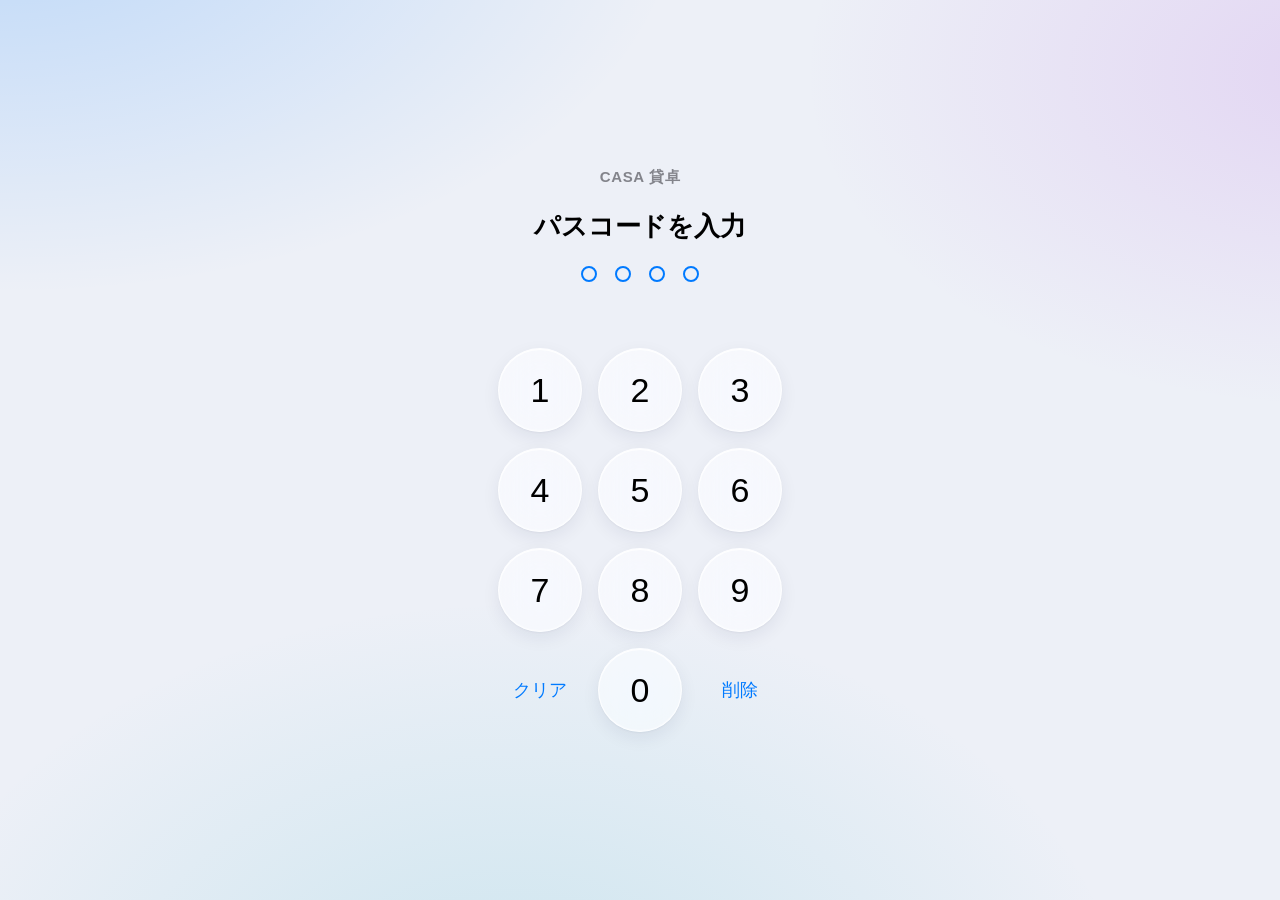
<file: index.html>
<!doctype html>
<html lang="ja">
<head>
<meta charset="utf-8">
<meta name="viewport" content="width=device-width,initial-scale=1,viewport-fit=cover,maximum-scale=1">
<meta name="apple-mobile-web-app-capable" content="yes">
<meta name="mobile-web-app-capable" content="yes">
<meta name="apple-mobile-web-app-status-bar-style" content="default">
<meta name="apple-mobile-web-app-title" content="casa 貸卓">
<meta name="theme-color" content="#f2f2f7" media="(prefers-color-scheme: light)">
<meta name="theme-color" content="#000000" media="(prefers-color-scheme: dark)">
<meta name="format-detection" content="telephone=no">
<title>casa 貸卓 — 入力</title>
<link rel="manifest" href="manifest.webmanifest">
<link rel="icon" href="icon-180.png" type="image/png">
<link rel="apple-touch-icon" href="icon-180.png">
<link rel="stylesheet" href="css/style.css?v=20261120212621">
<script>
  // 最新版チェック: 開いたとき・アプリに戻ったときに ver.txt を見て、新しければ自動で読み込み直す
  window.KT_VER = '20261120212621';
  (function () {
    function check() {
      fetch('ver.txt?_=' + Date.now(), { cache: 'no-store' }).then(function (r) { return r.ok ? r.text() : ''; }).then(function (v) {
        v = (v || '').trim();
        if (!v || v === window.KT_VER) return;
        var u = new URL(location.href);
        if (u.searchParams.get('kv') === v) return; // 同じ版で読み直し済みなら繰り返さない
        u.searchParams.set('kv', v);
        location.replace(u.toString());
      }).catch(function () {});
    }
    check();
    document.addEventListener('visibilitychange', function () { if (!document.hidden) check(); });
  })();
</script>
<script src="js/tapguard.js?v=20261120212621"></script>
<script src="js/lock.js?v=20261120212621"></script>
<style>
  body { user-select: none; -webkit-user-select: none; overscroll-behavior: none; overflow-wrap: anywhere; }
  .wrap { margin: 0 auto; padding: 12px max(16px, env(safe-area-inset-right)) calc(var(--sab) + 104px) max(16px, env(safe-area-inset-left)); }
  #tab-sum { max-width: 900px; margin: 0 auto; }

  /* ===== 上のバー(ガラス・上に固定) ===== */
  .topbar { position: sticky; top: 0; z-index: 15; display: grid; grid-template-columns: minmax(0, 1fr) auto; align-items: center; gap: 10px;
    padding: calc(var(--sat) + 8px) max(16px, env(safe-area-inset-right)) 10px max(16px, env(safe-area-inset-left));
    background: var(--glass); -webkit-backdrop-filter: var(--blur); backdrop-filter: var(--blur); border-bottom: .5px solid var(--glass-line); box-shadow: 0 1px 0 rgba(0, 0, 0, .03); }
  .topbar > div:first-child { min-width: 0; }
  h1 { margin: 0; font-size: 12px; font-weight: 700; letter-spacing: .08em; color: var(--text2); text-transform: uppercase; }
  .date { font-size: clamp(20px, 4.2vw, 30px); font-weight: 800; letter-spacing: -.02em; margin-top: 0; white-space: nowrap; }
  .status { font-size: 12px; color: var(--text2); text-align: right; }
  .hright { display: flex; align-items: center; gap: 8px; }
  .gbtn { border: .5px solid var(--glass-line); background: var(--glass); -webkit-backdrop-filter: var(--blur); backdrop-filter: var(--blur); box-shadow: var(--glass-hi), 0 2px 10px rgba(20, 30, 70, .08); color: var(--blue); }
  .gbtn:active { transform: scale(.96); }
  .syncbtn { display: flex; flex-direction: column; align-items: center; justify-content: center; border-radius: 22px; padding: 6px 14px; min-width: 92px; min-height: 44px; }
  .syncbtn b { font-size: 16px; font-weight: 700; }
  .syncbtn small { font-size: 11px; color: var(--text2); margin-top: 1px; font-weight: 600; }
  .syncbtn.dirty { background: var(--blue); color: #fff; border-color: transparent; }
  .syncbtn.dirty small { color: rgba(255, 255, 255, .88); }
  .syncbtn.spin { opacity: .55; }
  .syncbtn.err { background: var(--red); color: #fff; border-color: transparent; }
  .syncbtn.err small { color: rgba(255, 255, 255, .9); }
  .iconbtn { width: 44px; height: 44px; border-radius: 50%; display: grid; place-items: center; padding: 0; color: var(--text); }
  .iconbtn svg, .tabbar svg { width: 24px; height: 24px; fill: none; stroke: currentColor; stroke-width: 1.8; stroke-linecap: round; stroke-linejoin: round; }

  /* ===== ゲームの道具(バカラ: ディーラー・3枚目・罫線 / トナメ: 人数・プール・プライズ) ===== */
  .tools { display: grid; grid-template-columns: repeat(3, minmax(0, 1fr)); gap: 10px; margin-bottom: 12px; }
  .tools.tour { grid-template-columns: repeat(3, minmax(0, 1fr)) minmax(0, 1.1fr); }
  .tool { display: flex; flex-direction: column; align-items: center; justify-content: center; gap: 1px; min-width: 0; min-height: 60px; padding: 8px 6px; border-radius: 20px; color: var(--text); text-decoration: none; font: inherit; text-align: center; }
  .tool b { font-size: clamp(16px, 3.4vw, 22px); font-weight: 800; letter-spacing: -.01em; white-space: nowrap; color: var(--c, var(--text)); }
  .tool span { font-size: 12px; color: var(--text2); font-weight: 600; white-space: nowrap; }
  .tool b small { font-size: .62em; color: var(--text2); font-weight: 600; margin-left: 2px; }
  button.tool:active, a.tool:active { transform: scale(.97); }
  .tool.t-dealer { --c: var(--blue); } .tool.t-draw { --c: var(--indigo); } .tool.t-road { --c: var(--red); } .tool.t-stat { --c: var(--indigo); }
  .tool.t-prize { background: var(--indigo); color: #fff; border-color: transparent; box-shadow: inset 0 1px 0 rgba(255, 255, 255, .3), 0 6px 16px rgba(88, 86, 214, .3); }
  .tool.t-prize b, .tool.t-prize span { color: #fff; }

  /* ===== 集計: 収支 / 履歴 の切り替え ===== */
  .seg { display: grid; grid-template-columns: 1fr 1fr; gap: 4px; padding: 4px; border-radius: 24px; max-width: 440px; margin: 0 auto 14px; }
  .seg button { border: 0; background: transparent; border-radius: 20px; padding: 10px 6px; font-size: 16px; font-weight: 700; color: var(--text2); white-space: nowrap; transition: background .2s, color .2s; }
  .seg button.on { background: var(--glass-sel); color: var(--text); box-shadow: var(--glass-hi), 0 2px 8px rgba(20, 30, 70, .1); }

  /* 番号グリッド(1行5人) */
  .grid { display: grid; grid-template-columns: repeat(5, minmax(0, 1fr)); grid-auto-rows: 110px; gap: 10px; }
  .cell { position: relative; border: 0; background: var(--card); border-radius: 18px; padding: 6px 4px; text-align: center; display: flex; flex-direction: column; align-items: center; justify-content: center; gap: .3em; min-width: 0; overflow: hidden; box-shadow: var(--shadow); transition: transform .1s; font-size: clamp(14px, 2.6vw, 24px); }
  .cell:active { transform: scale(.96); }
  .cell .n { font-size: 2.3em; font-weight: 700; line-height: 1; letter-spacing: -.03em; color: var(--text); }
  .cell .nm { font-size: 1em; color: var(--text); font-weight: 500; max-width: 100%; line-height: 1.15; overflow-wrap: anywhere; }
  .cell .st { font-size: .85em; color: var(--c); max-width: 100%; line-height: 1.15; overflow-wrap: anywhere; font-weight: 600; }
  .cell.act { box-shadow: inset 0 0 0 2.5px var(--c), var(--shadow); }
  .cell.out { opacity: .42; box-shadow: none; background: var(--fill); }
  .cell.out.act { box-shadow: inset 0 0 0 1.5px var(--c); }
  .cell.empty .nm { color: var(--text2); }
  .cell .n.dl { font-size: 1.15em; letter-spacing: 0; }
  .dealer-cell { background: var(--blue-tint); }
  .draw-cell { background: var(--indigo-tint); }
  .draw-cell .n.dl { color: var(--indigo); }
  /* 3枚目の判定 */
  .bd-hands { display: grid; grid-template-columns: 1fr 1fr; gap: 10px; margin: 14px 0 10px; }
  .bd-hand { background: var(--card); border-radius: 16px; padding: 10px; text-align: center; box-shadow: var(--shadow); min-width: 0; }
  .bd-hand.p .bd-name { color: var(--blue); } .bd-hand.b .bd-name { color: var(--red); }
  .bd-hand.turn { box-shadow: inset 0 0 0 2.5px var(--indigo), var(--shadow); }
  .bd-hand.win { background: var(--blue-tint); }
  .bd-hand.b.win { background: var(--red-tint); }
  .bd-name { font-size: 17px; font-weight: 700; }
  .bd-row { display: flex; justify-content: space-between; align-items: center; gap: 6px; margin-top: 8px; font-size: 14px; color: var(--text2); }
  .bd-v { min-width: 44px; padding: 4px 8px; border-radius: 10px; background: var(--bg); color: var(--text); font-size: clamp(20px, 5vw, 26px); text-align: center; }
  .bd-v.empty { color: var(--text2); background: transparent; box-shadow: inset 0 0 0 1.5px var(--sep); }
  .bd-v.next { color: var(--indigo); box-shadow: inset 0 0 0 2.5px var(--indigo); }
  .bd-total { font-size: clamp(30px, 7vw, 44px); font-weight: 700; display: block; min-height: 1.1em; }
  .bd-msg { text-align: center; font-size: 19px; padding: 10px; border-radius: 14px; background: var(--fill); margin-bottom: 8px; }
  .bd-msg b { color: var(--indigo); }
  .bd-msg.done { font-size: 26px; font-weight: 700; }
  .bd-msg.done small { display: block; font-size: 16px; font-weight: 500; color: var(--text2); }
  .bd-msg.done em { display: block; font-style: normal; font-size: 17px; color: var(--red); margin-top: 4px; }
  .bd-msg.player { background: var(--blue-tint); color: var(--blue); } .bd-msg.banker { background: var(--red-tint); color: var(--red); } .bd-msg.tie { background: var(--fill2); }
  .bd-why { margin: 0 0 10px; padding-left: 1.2em; font-size: 15px; color: var(--text2); line-height: 1.6; }
  .bd-say { background: var(--card); border-radius: 16px; padding: 12px 16px; margin-bottom: 10px; box-shadow: inset 0 0 0 2px var(--indigo), var(--shadow); }
  .bd-say span { display: block; font-size: 13px; font-weight: 700; color: var(--indigo); margin-bottom: 4px; }
  .bd-say p { margin: 2px 0; font-size: clamp(19px, 4.6vw, 26px); font-weight: 700; line-height: 1.35; }
  .bd-say p.past { font-size: 15px; font-weight: 500; color: var(--text2); }
  .bd-keys { display: grid; grid-template-columns: repeat(3, 1fr); gap: 8px; margin-bottom: 10px; }
  .bd-keys button { position: relative; border: 0; background: var(--card); border-radius: 14px; padding: 16px 0; font-size: clamp(26px, 5vw, 36px); font-weight: 600; box-shadow: var(--shadow); min-width: 0; line-height: 1.1; }
  /* 補足の小さい文字はボタンの下に重ねる(出たり消えたりしてもボタンの大きさ・位置が変わらない) */
  .bd-keys button small { position: absolute; left: 0; right: 0; bottom: 3px; font-size: 11px; line-height: 13px; white-space: nowrap; overflow: hidden; color: var(--text2); font-weight: 500; }
  .bd-keys button[disabled] { opacity: .35; }
  .bd-keys .bd-back { background: var(--fill); color: var(--blue); font-size: clamp(22px, 4.6vw, 30px); }
  .bd-keys .bd-back small { color: var(--blue); }
  .bd-keys .bd-back[disabled] { opacity: .35; }
  .bd-keys button:active { background: var(--fill2); }
  .bd-rule { margin-top: 6px; font-size: 14px; }
  .bd-rule summary { color: var(--blue); font-weight: 600; padding: 8px 2px; cursor: pointer; }
  .bd-rule table { width: 100%; border-collapse: collapse; background: var(--card); border-radius: 12px; overflow: hidden; }
  .bd-rule th, .bd-rule td { text-align: left; padding: 8px 10px; border-top: .5px solid var(--sep); vertical-align: top; }
  .bd-rule th { color: var(--text2); font-weight: 600; width: 38%; }
  .nogrid { grid-column: 1 / -1; text-align: center; color: var(--text2); font-size: 19px; line-height: 2.4; padding: 50px 10px; }
  /* ===== 下のタブバー(浮かぶガラス) ===== */
  .tabbar { position: fixed; z-index: 20; left: 0; right: 0; bottom: calc(var(--sab) + 10px); margin: 0 auto; width: min(600px, calc(100% - 20px));
    display: grid; grid-template-columns: repeat(5, minmax(0, 1fr)); gap: 2px; padding: 6px; border-radius: 34px; }
  .tabbar button { border: 0; background: transparent; border-radius: 28px; min-width: 0; padding: 6px 0 5px; display: flex; flex-direction: column; align-items: center; gap: 2px;
    color: var(--text2); font-size: 11px; font-weight: 700; white-space: nowrap; transition: background .2s, color .2s; }
  .tabbar button.on { color: var(--c, var(--blue)); background: var(--glass-sel); box-shadow: var(--glass-hi), 0 2px 10px rgba(20, 30, 70, .12); }
  .tabbar svg { width: 26px; height: 26px; }

  /* シート(下から出る画面) */
  .sheet { position: fixed; inset: 0; z-index: 30; display: none; }
  .sheet.show { display: block; }
  .sheet .bg { position: absolute; inset: 0; background: rgba(0, 0, 0, .35); animation: fade .2s; }
  @keyframes fade { from { opacity: 0; } }
  @keyframes rise { from { transform: translateY(40px); opacity: .4; } }
  .sheet .panel { position: absolute; left: 0; right: 0; bottom: 0; margin: 0 auto; max-width: 760px; max-height: 94%; overflow: auto; background: var(--bg); border-radius: 22px 22px 0 0; padding: 20px 18px calc(var(--sab) + 20px); animation: rise .25s cubic-bezier(.2, .9, .3, 1); }
  .sheet .panel::before { content: ''; position: absolute; top: 7px; left: 50%; width: 38px; height: 5px; margin-left: -19px; border-radius: 3px; background: var(--fill2); }
  .panel h2 { margin: 0; font-size: clamp(26px, 4.2vw, 36px); font-weight: 700; letter-spacing: -.02em; display: flex; flex-wrap: wrap; align-items: center; gap: 4px 10px; padding-right: 44px; overflow-wrap: anywhere; }
  .panel h2 small { font-size: 16px; color: var(--text2); font-weight: 500; }
  .panel .close { position: absolute; right: 16px; top: 18px; width: 34px; height: 34px; border-radius: 50%; border: 0; background: var(--fill); color: var(--text2); font-size: 16px; font-weight: 700; }
  .stat { display: grid; grid-template-columns: repeat(3, 1fr); gap: 10px; margin: 16px 0; }
  .stat div { background: var(--card); border-radius: 16px; padding: 12px 8px; text-align: center; box-shadow: var(--shadow); min-width: 0; }
  .stat span { display: block; font-size: 14px; color: var(--text2); font-weight: 500; }
  .stat b { display: block; font-size: clamp(24px, 4.6vw, 38px); font-weight: 700; margin-top: 2px; letter-spacing: -.02em; white-space: nowrap; }
  .stat b small { font-size: 15px; color: var(--text2); font-weight: 500; }
  .stat .diff-ok { box-shadow: inset 0 0 0 2px var(--blue), var(--shadow); } .stat .diff-ok b, .stat .diff-ok small { color: var(--blue); }
  .stat .diff-ng { box-shadow: inset 0 0 0 2px var(--red), var(--shadow); } .stat .diff-ng b, .stat .diff-ng small { color: var(--red); }
  .stat > div > small { display: block; font-size: 13px; font-weight: 700; }
  .sub { font-size: 13px; color: var(--text2); text-align: center; margin-top: -6px; margin-bottom: 10px; }

  /* 操作ボタン */
  .acts { display: grid; grid-template-columns: 1fr 1fr; gap: 10px; margin-bottom: 12px; }
  .acts .btn { padding: 22px 8px; font-size: clamp(19px, 3.4vw, 26px); font-weight: 600; border-radius: 16px; }
  .acts .btn small { font-size: .65em; font-weight: 500; opacity: .85; }
  .acts .btn.in { background: var(--blue); color: #fff; }
  .acts .btn.out { background: var(--card); color: var(--blue); box-shadow: inset 0 0 0 2px var(--blue); }
  .acts .btn.re { background: var(--indigo); color: #fff; }
  .acts .btn.bust { background: var(--fill); color: var(--text); }
  .acts .btn.bust[disabled] { opacity: .35; }
  .acts .btn.home { background: var(--card); color: var(--text); box-shadow: inset 0 0 0 1.5px var(--sep), var(--shadow); }
  .home-h { color: var(--blue); }
  .acts .btn.full { grid-column: 1 / -1; }
  .ins { display: flex; flex-wrap: wrap; gap: 6px; margin: 6px 0 10px; }
  .ins span { background: var(--fill); border-radius: 999px; padding: 3px 10px; font-size: 14px; }
  .ins span.neg { color: var(--red); }
  .others { font-size: 14px; color: var(--text2); line-height: 1.7; border-top: .5px solid var(--sep); padding-top: 8px; }

  /* 賞金の順位 */
  .ranks { display: grid; grid-template-columns: repeat(3, 1fr); gap: 10px; margin-bottom: 10px; }
  .ranks .rank { display: flex; flex-direction: column; align-items: center; gap: 2px; padding: 16px 4px; background: var(--card); color: var(--text); box-shadow: var(--shadow); border-radius: 16px; }
  .ranks .rank span { font-size: 15px; color: var(--indigo); font-weight: 700; }
  .ranks .rank b { font-size: clamp(24px, 4.2vw, 34px); font-weight: 700; }
  .ranks .rank i { font-style: normal; font-size: 12px; color: var(--text2); }
  .ranks .rank[disabled] { opacity: .35; }
  .ranks .rank.sugg, .acts .btn.sugg { box-shadow: inset 0 0 0 3px var(--blue), var(--shadow); }
  .pick-h { font-size: 20px; font-weight: 700; margin: 4px 2px 12px; }
  .pick-h small { display: block; font-size: 15px; font-weight: 500; color: var(--text2); margin-top: 2px; }

  /* テンキー */
  .pad { display: none; }
  .pad.show { display: block; }
  .pad .disp { background: var(--card); border-radius: 16px; padding: 12px 16px; display: grid; grid-template-columns: 1fr auto; align-items: center; margin-bottom: 10px; box-shadow: var(--shadow); }
  .pad .disp b { display: block; font-size: clamp(36px, 6vw, 52px); font-weight: 700; letter-spacing: -.03em; white-space: nowrap;
    /* 桁数で文字が小さくなっても高さは変えない(下のテンキーが動かないように) */
    height: calc(1.15 * clamp(36px, 6vw, 52px)); line-height: calc(1.15 * clamp(36px, 6vw, 52px)); }
  .pad .disp .lbl { line-height: 17px; height: 17px; }
  .pad .disp > div:first-child { min-width: 0; }
  .pad .disp > small { max-height: 3.6em; overflow: hidden; }
  .pad .disp b small { font-size: 18px; color: var(--text2); font-weight: 500; }
  .pad .disp small { font-size: 15px; color: var(--text2); text-align: right; }
  .pad .disp .lbl { font-size: 14px; color: var(--blue); font-weight: 700; }
  .keys { display: grid; grid-template-columns: repeat(3, 1fr); gap: 8px; }
  .keys button { border: 0; background: var(--card); border-radius: 14px; padding: 18px 0; font-size: clamp(26px, 4.6vw, 36px); font-weight: 500; box-shadow: var(--shadow); }
  .keys button:active { background: var(--fill2); }
  .keys button.fn { font-size: 20px; color: var(--text2); background: transparent; box-shadow: none; }
  .quick { display: grid; grid-template-columns: repeat(5, 1fr); gap: 8px; margin-bottom: 8px; }
  .quick button { border: 0; background: var(--blue-tint); color: var(--blue); border-radius: 12px; padding: 13px 0; font-size: clamp(16px, 2.8vw, 22px); font-weight: 600; }
  .confirm { display: grid; grid-template-columns: 1fr 2fr; gap: 10px; margin-top: 10px; }
  .confirm .btn { padding: 18px; font-size: 18px; }

  /* 名前入力 */
  .nameform { display: grid; grid-template-columns: 1fr auto; gap: 10px; margin: 14px 0; }
  .nameform input { border: 0; background: var(--card); color: var(--text); border-radius: 12px; padding: 14px 16px; font: inherit; font-size: 20px; min-width: 0; box-shadow: var(--shadow); }

  /* 一覧(履歴・設定) */
  .log { margin-top: 4px; }
  .log .row { display: grid; grid-template-columns: 1fr auto; gap: 8px; align-items: center; padding: 12px 16px; border-top: .5px solid var(--sep); }
  .log .row:first-child { border-top: 0; }
  .log .row .t { font-size: 18px; } .log .row .t i { display: block; font-style: normal; font-size: 14px; color: var(--text2); margin-top: 2px; }
  .log .row button { border: 0; background: var(--red-tint); color: var(--red); border-radius: 999px; padding: 12px 20px; font-size: 17px; font-weight: 600; }
  .log .row button.arm { background: var(--red); color: #fff; }
  .log.mini { margin-top: 4px; max-height: 40vh; overflow: auto; }
  .log.mini .row { padding: 10px 16px; }
  .empty:not(.bd-v) { padding: 28px; text-align: center; color: var(--text2); font-size: 16px; } /* 3枚目の空欄(.bd-v.empty)には付けない(枠が大きくなっていた) */
  .set .row { display: grid; grid-template-columns: minmax(0, 1fr) auto; gap: 10px; align-items: center; padding: 13px 16px; border-top: .5px solid var(--sep); }
  .set .row:first-child { border-top: 0; }
  .set .row span { font-size: 17px; } .set .row span i { display: block; font-style: normal; font-size: 14px; color: var(--text2); }
  .set .row b { font-size: 18px; }
  .set .row .btn { padding: 12px 18px; font-size: 17px; }
  .set input[type=date] { border: 0; background: var(--fill); color: var(--text); border-radius: 10px; padding: 8px 10px; font: inherit; font-size: 17px; }
  .sec-h { margin: 22px 16px 7px; font-size: 13px; font-weight: 500; color: var(--text2); text-transform: uppercase; letter-spacing: .02em; }
  .roster { display: grid; grid-template-columns: 1fr 1fr; }
  .roster .r { display: grid; grid-template-columns: 32px 1fr; gap: 8px; align-items: center; padding: 7px 12px; border-top: .5px solid var(--sep); }
  .roster .r small { color: var(--text2); font-weight: 600; font-size: 15px; text-align: right; }
  .roster .r input { width: 100%; min-width: 0; border: 0; background: var(--fill); color: var(--text); border-radius: 10px; padding: 9px 10px; font: inherit; font-size: 17px; }
  .roster .r input.saved { background: var(--blue-tint); }
  .prize-r { display: grid; grid-template-columns: 56px 1fr auto; gap: 8px; align-items: center; padding: 10px 16px; border-top: .5px solid var(--sep); }
  .prize-r .jump { font-size: 14px; font-weight: 600; color: var(--blue); text-align: right; min-width: 0; }
  .prize-r .jump.neg { color: var(--red); }
  .prize-r:first-child { border-top: 0; }
  .prize-r b { font-size: 19px; }
  .prize-r input { width: 120px; justify-self: end; text-align: right; border: 0; background: var(--fill); color: var(--text); border-radius: 10px; padding: 9px 12px; font: inherit; font-size: 19px; font-weight: 700; }
  .prize-r .lbl { color: var(--indigo); font-weight: 700; font-size: 17px; }
  .stepper { display: flex; align-items: center; gap: 6px; }
  .stepper button { border: 0; background: var(--fill); color: var(--blue); border-radius: 10px; min-width: 44px; height: 40px; font-size: 18px; font-weight: 600; }
  .stepper b { min-width: 54px; text-align: center; font-size: 22px; }
  @media (max-width: 480px) { .stepper { gap: 4px; } .stepper button { min-width: 34px; height: 38px; font-size: 16px; } .stepper b { min-width: 46px; font-size: 19px; } #prizeCalc .row > span:first-child:not(:last-child) { white-space: nowrap; } #prizeCalc .row > span i { white-space: normal; } }
  .btn.big { padding: 15px; font-size: 18px; }
  .pc-warn { color: var(--red) !important; }
  .summary-tab .stat b { font-size: clamp(20px, 3.6vw, 30px); }
  .summary-tab .list .row { display: grid; grid-template-columns: 36px minmax(0, 1fr); gap: 10px; align-items: center; padding: 12px 16px; border-top: .5px solid var(--sep); }
  .summary-tab .list .row:first-child { border-top: 0; }
  .summary-tab .list .row i { display: block; font-style: normal; font-size: 13px; color: var(--text2); margin-top: 2px; }
  .summary-tab .list .row .sum-nm { font-size: 19px; font-weight: 600; }
  .summary-tab .list .row b.sum-tot { font-size: 19px; margin-left: 10px; }
  .summary-tab .list .row i b.rk { font-size: 13px; color: var(--indigo); }
  .summary-tab .list .row i { display: flex; flex-wrap: wrap; gap: 4px 6px; margin-top: 6px; }
  .gchip { display: inline-flex; align-items: baseline; gap: 5px; padding: 4px 10px; border-radius: 999px; background: var(--fill); font-size: 14px; color: var(--text2-strong); white-space: nowrap; }
  .gchip em { font-style: normal; font-weight: 700; color: var(--c); }
  .gchip b { font-weight: 700; }
  .preview { margin-top: 10px; }
  .preview canvas, .preview img { width: 100%; border-radius: 14px; box-shadow: var(--shadow); }
  .hide { display: none !important; }
  #tab-players { max-width: 900px; margin: 0 auto; }
  .pl-list .pl { display: grid; grid-template-columns: 44px minmax(0, 1fr) auto; gap: 12px; align-items: center; padding: 14px 16px; border-top: .5px solid var(--sep); }
  .pl-list .pl:first-child { border-top: 0; }
  .pl-list .pl .no { font-size: 24px; font-weight: 700; text-align: center; }
  .pl-list .pl .nm { font-size: 19px; font-weight: 600; }
  .pl-list .pl .nm small { font-size: 16px; font-weight: 700; margin-left: 6px; }
  .pl-list .pl .chips { display: flex; flex-wrap: wrap; gap: 6px; margin-top: 6px; }
  .pl-list .pl .chips span { font-size: 13px; font-weight: 600; padding: 3px 10px; border-radius: 999px; background: var(--fill); color: var(--c, var(--text2)); }
  .pl-list .pl .chips span.live { background: var(--blue-tint); }
  .pl-list .pl .btn { padding: 12px 14px; font-size: 16px; white-space: normal; max-width: 120px; }
  .pl-list .pl.gone { opacity: .55; }
  .pl-list .pl .chips span { white-space: nowrap; }
  @media (max-width: 560px) {
    .pl-list .pl { grid-template-columns: 36px minmax(0, 1fr); row-gap: 10px; }
    .pl-list .pl .btn { grid-column: 2; max-width: none; justify-self: stretch; }
    .pl-list .pl .no { align-self: start; padding-top: 2px; }
  }
  .toast { max-width: 600px; margin: 0 auto; }

  /* ===== どの端末でも崩れないように ===== */
  /* 短い言葉・数字は途中で改行しない(入りきらないときは文字を小さくする: fit.js) */
  h1, .syncbtn b, .syncbtn small, .tabbar button, .stat b, .ranks .rank b, .ranks .rank span, .bd-row span, .bd-name { white-space: nowrap; }
  .stat span { word-break: keep-all; overflow-wrap: normal; } /* 見出しは空白の所でだけ改行 */
  .bd-msg { word-break: keep-all; } /* 「を入力」などが途中で切れない(入りきらない言葉だけ折り返す) */
  .summary-tab .list .row b.sum-tot { white-space: nowrap; display: inline-block; }
  .date .other { font-size: .55em; color: var(--red); margin-left: 6px; vertical-align: middle; }
  .bd-row span { min-width: 0; overflow: hidden; font-size: clamp(11px, 3.4vw, 14px); }
  /* スマホ縦: 3枚目の判定をテンキーまで1画面に収める */
  @media (max-width: 600px) and (orientation: portrait) {
    .panel h2 { font-size: 22px; } .panel h2 small { font-size: 12px; }
    .bd-hands { margin: 10px 0 8px; gap: 8px; } .bd-hand { padding: 6px 8px; } .bd-name { font-size: 15px; }
    .bd-row { margin-top: 4px; } .bd-v { font-size: 18px; padding: 2px 8px; } .bd-total { font-size: 28px; }
    .bd-msg { font-size: 16px; padding: 8px; margin-bottom: 6px; } .bd-msg.done { font-size: 20px; } .bd-msg.done small { font-size: 14px; } .bd-msg.done em { font-size: 14px; }
    .bd-say { padding: 8px 12px; margin-bottom: 8px; } .bd-say span { font-size: 12px; margin-bottom: 2px; } .bd-say p { font-size: 17px; line-height: 1.3; } .bd-say p.past { font-size: 13px; }
    .bd-keys { gap: 6px; margin-bottom: 8px; } .bd-keys button { padding: 7px 0 13px; font-size: 26px; }
    .bd-r .acts { gap: 8px; margin-bottom: 0; } .bd-r .acts .btn { padding: 10px 8px; font-size: 17px; }
    .sheet .panel { padding-top: 16px; } .panel .close { top: 12px; }
  }
  @media (max-width: 600px) and (orientation: portrait) and (max-height: 740px) { /* 縦が短いスマホ(SE など) */
    .panel h2 small { display: none; }
    .bd-hands { margin-top: 6px; } .bd-total { font-size: 24px; }
    .bd-say p { font-size: 15px; } .bd-say p.past { font-size: 12px; }
    .bd-keys button { padding: 5px 0 12px; font-size: 24px; }
  }
  @media (max-width: 380px) {
    .bd-hand { padding: 8px; } .bd-v { min-width: 34px; padding: 4px 6px; }
    #prizeCalc .row { grid-template-columns: 1fr; } #prizeCalc .row > :last-child:not(:first-child) { justify-self: end; }
  }

  /* 狭い幅(iPad の Slide Over・1/3 表示) */
  @media (max-width: 380px) {
    .wrap { padding-left: 10px; padding-right: 10px; }
    .topbar { padding-left: 10px; padding-right: 10px; }
    .syncbtn { min-width: 80px; padding: 6px 10px; }
    .tools { gap: 6px; } .tool { min-height: 54px; border-radius: 16px; }
    .grid { gap: 6px; }
    .cell { border-radius: 16px; }
    .stat b { font-size: 22px; }
    .acts .btn { font-size: 17px; padding: 16px 4px; }
    .roster { grid-template-columns: 1fr; }
  }

  /* タブレット横向き: 1列の人数を増やし、下から出る画面を1画面に収める(縦向きは今まで通り) */
  @media (orientation: landscape) and (min-width: 900px) and (min-height: 600px) {
    .grid { grid-template-columns: repeat(7, minmax(0, 1fr)); }
    .cell { font-size: clamp(13px, 1.75vw, 21px); }
    .sheet .panel { max-width: 1000px; padding-top: 16px; padding-bottom: calc(var(--sab) + 14px); }
    .keys { gap: 6px; } .keys button { padding: 10px 0; }
    .pad .disp { padding: 8px 14px; margin-bottom: 8px; }
    .panel .stat { margin: 10px 0; }
    .acts .btn { padding: 14px 8px; }
    .bd-body { display: grid; grid-template-columns: minmax(0, 1fr) minmax(0, 1fr); gap: 16px; align-items: start; }
    .bd-keys button { padding: 12px 0; }
  }
  @media (orientation: landscape) and (min-width: 1100px) and (min-height: 600px) { .grid { grid-template-columns: repeat(8, minmax(0, 1fr)); } }

  /* スマホ横向き(高さが低い横画面): 上と下を詰めて、1列の人数を増やす。下から出る画面は高さいっぱい・左右2列 */
  @media (orientation: landscape) and (max-height: 599px) {
    .wrap { padding-top: 8px; padding-bottom: calc(var(--sab) + 66px); }
    .topbar { padding-top: calc(var(--sat) + 4px); padding-bottom: 4px; }
    h1 { display: none; }
    .date { font-size: 20px; }
    .syncbtn { flex-direction: row; gap: 8px; padding: 6px 12px; min-width: 0; min-height: 36px; } .syncbtn b { font-size: 15px; } .syncbtn small { margin-top: 0; }
    .iconbtn { width: 36px; height: 36px; } .iconbtn svg { width: 20px; height: 20px; }
    .tools { margin-bottom: 8px; gap: 8px; } .tool { min-height: 0; padding: 5px 8px; flex-direction: row; gap: 8px; border-radius: 16px; } .tool b { font-size: 17px; }
    .grid { grid-template-columns: repeat(auto-fill, minmax(88px, 1fr)); gap: 8px; }
    .cell { font-size: 13px; border-radius: 16px; }
    .tabbar { bottom: calc(var(--sab) + 6px); padding: 4px; width: min(640px, calc(100% - 24px)); }
    .tabbar button { flex-direction: row; justify-content: center; gap: 6px; padding: 6px 0; font-size: 13px; }
    .tabbar svg { width: 20px; height: 20px; }
    .toast { top: calc(var(--sat) + 8px); }
    .sheet .panel { max-height: 100%; max-width: 1000px; border-radius: 16px 16px 0 0; padding: 14px max(16px, env(safe-area-inset-right)) calc(var(--sab) + 10px) max(16px, env(safe-area-inset-left)); }
    .sheet .panel::before { display: none; }
    .panel h2 { font-size: 22px; } .panel h2 small { font-size: 14px; }
    .panel .close { top: 10px; }
    .stat { margin: 8px 0; gap: 8px; } .stat div { padding: 6px 8px; } .stat b { font-size: 22px; } .stat span { font-size: 13px; }
    .acts { gap: 8px; margin-bottom: 8px; } .acts .btn { padding: 10px 8px; font-size: 18px; }
    .pick-h { font-size: 17px; margin-bottom: 8px; }
    .ranks { gap: 8px; } .ranks .rank { padding: 8px 4px; } .ranks .rank b { font-size: 22px; }
    /* テンキー: 左に表示・よく使う金額・確定、右に数字 */
    .pad.show { display: grid; grid-template-columns: minmax(0, 1fr) minmax(0, 1.1fr); grid-template-areas: "disp keys" "quick keys" "confirm keys"; column-gap: 12px; align-items: start; }
    .pad .disp { grid-area: disp; padding: 6px 12px; margin-bottom: 8px; } .pad .quick { grid-area: quick; } .pad .keys { grid-area: keys; } .pad .confirm { grid-area: confirm; margin-top: 0; }
    .pad .disp b { font-size: 34px; height: 40px; line-height: 40px; }
    .keys { gap: 6px; } .keys button { padding: 8px 0; font-size: 24px; }
    .quick { gap: 6px; } .quick button { padding: 9px 0; font-size: 15px; }
    .confirm .btn { padding: 12px; font-size: 16px; }
    /* 3枚目: 左に札とアナウンス、右にテンキー */
    .bd-body { display: grid; grid-template-columns: minmax(0, 1fr) minmax(0, 1fr); gap: 12px; align-items: start; }
    .bd-hands { margin: 8px 0 6px; gap: 8px; } .bd-hand { padding: 6px 8px; } .bd-name { font-size: 15px; }
    .bd-row { margin-top: 4px; } .bd-v { font-size: 18px; padding: 2px 6px; min-width: 36px; } .bd-total { font-size: 26px; }
    .bd-msg { font-size: 15px; padding: 6px; margin-bottom: 6px; } .bd-msg.done { font-size: 19px; } .bd-msg.done small { font-size: 13px; } .bd-msg.done em { font-size: 14px; }
    .bd-say { padding: 8px 12px; margin-bottom: 6px; } .bd-say span { font-size: 12px; margin-bottom: 2px; } .bd-say p { font-size: 16px; } .bd-say p.past { font-size: 13px; }
    .bd-keys { gap: 6px; margin-bottom: 6px; } .bd-keys button { padding: 8px 0; font-size: 24px; }
  }

  /* ===== ガラス調の部品(上の指定の見た目だけを上書き) ===== */
  .cell { background: var(--card); border: .5px solid var(--glass-line); box-shadow: var(--glass-hi), var(--shadow); }
  .cell.act { box-shadow: inset 0 0 0 2.5px var(--c), var(--glass-hi), var(--shadow); }
  /* 終了・帰宅: 背景で区別(文字は読める濃さのまま) */
  .cell.out { opacity: 1; background: var(--fill); border-color: transparent; box-shadow: none; }
  .cell.out .n { color: var(--text2-strong); } .cell.out .nm { color: var(--text2-strong); } .cell.out .st { color: var(--text2-strong); }
  .cell.out.act { box-shadow: inset 0 0 0 1.5px var(--c); }
  .stat div, .ranks .rank, .bd-hand, .pad .disp, .keys button, .bd-keys button { border: .5px solid var(--glass-line); box-shadow: var(--glass-hi), var(--shadow); }
  .bd-say { box-shadow: inset 0 0 0 2px var(--indigo), var(--glass-hi), var(--shadow); }
  .keys button.fn { border-color: transparent; box-shadow: none; }
  .bd-keys .bd-back { border-color: transparent; }
  .acts .btn.in, .acts .btn.re, .confirm .btn.gold { box-shadow: inset 0 1px 0 rgba(255, 255, 255, .32), 0 6px 16px rgba(0, 0, 0, .14); }
  .acts .btn.out, .acts .btn.home { background: var(--card); }
  .sheet .bg { background: rgba(0, 0, 0, .28); }
  .sheet .panel { background: var(--glass-strong); -webkit-backdrop-filter: saturate(180%) blur(30px); backdrop-filter: saturate(180%) blur(30px);
    border: .5px solid var(--glass-line); border-bottom: 0; box-shadow: var(--glass-hi), 0 -12px 40px rgba(0, 0, 0, .2); border-radius: 30px 30px 0 0; }
  .panel .close { background: var(--fill); }
  .sheet .panel { overscroll-behavior: contain; } /* 中をスクロールしても後ろの画面が動かない */
  .cell .st { font-weight: 700; } .cell.g-tour .st { font-size: .9em; }
  .pad .disp > small { color: var(--text2-strong); font-weight: 600; } .pad .disp > small strong { color: var(--text); font-weight: 800; }
  .bd-v.empty.next { background: rgba(88, 86, 214, .2); color: var(--indigo); font-weight: 800; } /* いま入れる欄 */
  #toast { padding: 10px 12px 10px 16px; gap: 8px; }
  #toast > div { min-width: 0; }
  #toast .t1 { font-size: 18px; font-weight: 800; color: var(--text); white-space: nowrap; overflow: hidden; } #toast .t2 { font-size: 14px; font-weight: 600; color: var(--text2-strong); margin-top: 2px; white-space: nowrap; overflow: hidden; } /* 何をしたか(上)を大きく、合計(下)は小さく。どちらも1行 */
  #toast .btn { padding: 10px 12px; font-size: 16px; white-space: nowrap; }
  #toast.err .t1, #toast.err .t2 { color: var(--red); }
  .acts .btn.home.arm { background: var(--red); color: #fff; box-shadow: none; }
  @media (max-width: 480px) { .roster { grid-template-columns: 1fr; } } /* 名前を最後まで見せる */
  .hint { display: inline-block; margin-left: 8px; vertical-align: middle; text-transform: none; letter-spacing: 0; }
  .hint summary { list-style: none; width: 22px; height: 22px; border-radius: 50%; display: grid; place-items: center; background: var(--fill); color: var(--blue); font-size: 13px; font-weight: 800; cursor: pointer; }
  .hint summary::-webkit-details-marker { display: none; }
  .hint p { position: absolute; left: 16px; right: 16px; margin: 6px 0 0; padding: 10px 14px; border-radius: 14px; background: var(--glass-strong); border: .5px solid var(--glass-line); box-shadow: var(--glass-shadow); font-size: 14px; font-weight: 500; color: var(--text); line-height: 1.5; z-index: 2; }
  .sec-h { position: relative; }
  .quick button { border: .5px solid transparent; }
  .log .row button, .set .row .btn, .pl-list .pl .btn { border-radius: 999px; }
  .card.set, .card.log, .card.list, .card.pl-list { overflow: hidden; }
  .sec-h { margin-left: 18px; }
  .sheet .panel .sec-h:first-of-type { margin-top: 14px; }
</style>
</head>
<body>
<header class="topbar">
  <div><h1>casa 貸卓</h1><div class="date" id="hDate"></div></div>
  <div class="hright"><div class="status" id="status"></div><button class="syncbtn gbtn" id="syncBtn"><b>⟳ 同期</b><small id="syncCount"></small></button><button class="iconbtn gbtn" id="openSet" aria-label="設定"><svg viewBox="0 0 24 24" aria-hidden="true"><circle cx="12" cy="12" r="3.2"/><path d="M19.4 15a1.7 1.7 0 0 0 .3 1.8l.1.1a2 2 0 1 1-2.8 2.8l-.1-.1a1.7 1.7 0 0 0-1.8-.3 1.7 1.7 0 0 0-1 1.5V21a2 2 0 1 1-4 0v-.1a1.7 1.7 0 0 0-1.1-1.5 1.7 1.7 0 0 0-1.8.3l-.1.1a2 2 0 1 1-2.8-2.8l.1-.1a1.7 1.7 0 0 0 .3-1.8 1.7 1.7 0 0 0-1.5-1H3a2 2 0 1 1 0-4h.1a1.7 1.7 0 0 0 1.5-1.1 1.7 1.7 0 0 0-.3-1.8l-.1-.1a2 2 0 1 1 2.8-2.8l.1.1a1.7 1.7 0 0 0 1.8.3H9a1.7 1.7 0 0 0 1-1.5V3a2 2 0 1 1 4 0v.1a1.7 1.7 0 0 0 1 1.5 1.7 1.7 0 0 0 1.8-.3l.1-.1a2 2 0 1 1 2.8 2.8l-.1.1a1.7 1.7 0 0 0-.3 1.8V9a1.7 1.7 0 0 0 1.5 1H21a2 2 0 1 1 0 4h-.1a1.7 1.7 0 0 0-1.5 1Z"/></svg></button></div>
</header>

<div class="wrap">
  <!-- ゲーム(バカラ・リング・トナメ): 下のタブで切り替え -->
  <section id="tab-input">
    <div class="tools" id="tools"></div>
    <div class="grid" id="grid"></div>
  </section>

  <!-- お客様 -->
  <section id="tab-players" class="hide">
    <div class="stat" id="plStat"></div>
    <div class="card pl-list" id="plList"></div>
  </section>

  <!-- 集計(収支・履歴) -->
  <section id="tab-sum" class="hide summary-tab">
    <div class="seg glass" id="sumSeg"><button data-sub="sum" class="on">収支</button><button data-sub="log">履歴</button></div>
    <div id="sub-sum">
      <div class="card list" id="sumList"></div>
      <h3 class="sec-h">全体</h3>
      <div class="stat" id="sumStat"></div>
      <div class="acts"><button class="btn gold full" id="makeImage">収支の画像を作る・共有</button></div>
      <div class="preview" id="preview"></div>
    </div>
    <div id="sub-log" class="hide">
      <div class="card log" id="logList"></div>
    </div>
  </section>
</div>

<nav id="nav" class="tabbar glass">
  <button data-game="bac" class="g-bac on"><svg viewBox="0 0 24 24" aria-hidden="true"><rect x="3.5" y="6" width="10" height="14" rx="2"/><path d="M10.5 4.2 18.6 3a2 2 0 0 1 2.2 1.7l1.3 9.8a2 2 0 0 1-1.7 2.2l-4.4.6"/></svg>バカラ</button>
  <button data-game="cash" class="g-cash"><svg viewBox="0 0 24 24" aria-hidden="true"><circle cx="12" cy="12" r="8.5"/><circle cx="12" cy="12" r="4"/><path d="M12 3.5V6M12 18v2.5M3.5 12H6M18 12h2.5M6 6l1.7 1.7M16.3 16.3 18 18M18 6l-1.7 1.7M7.7 16.3 6 18"/></svg>リング</button>
  <button data-game="tour" class="g-tour"><svg viewBox="0 0 24 24" aria-hidden="true"><path d="M7 4h10v5a5 5 0 0 1-10 0V4Z"/><path d="M7 6H4.5v1.5A3.5 3.5 0 0 0 8 11M17 6h2.5v1.5A3.5 3.5 0 0 1 16 11M12 14v4M8.5 20.5h7"/></svg>トナメ</button>
  <button data-tab="players"><svg viewBox="0 0 24 24" aria-hidden="true"><circle cx="9" cy="8" r="3.5"/><path d="M2.5 20a6.5 6.5 0 0 1 13 0"/><path d="M16 4.6a3.5 3.5 0 0 1 0 6.8M18.5 14.2A6.5 6.5 0 0 1 21.5 20"/></svg>お客様</button>
  <button data-tab="sum"><svg viewBox="0 0 24 24" aria-hidden="true"><path d="M4 20V10M10 20V4M16 20v-7M22 20H2"/></svg>集計</button>
</nav>

<!-- 設定(右上の歯車) -->
<div class="sheet" id="setSheet" data-overlay>
  <div class="bg" data-close-sheet></div>
  <div class="panel">
    <button class="close" data-close-sheet aria-label="閉じる">✕</button>
    <h2>設定</h2>
    <h3 class="sec-h">記録する日</h3>
    <div class="card set">
      <div class="row"><span>日付</span><input type="date" id="setDate"></div>
    </div>

    <h3 class="sec-h">会計札と名前<details class="hint"><summary aria-label="説明">?</summary><p>名前を入れて次の欄へ進むと自動で保存。空欄は未登録のまま。</p></details></h3>
    <div class="card set">
      <div id="rosterRows" class="roster"></div>
    </div>

    <h3 class="sec-h">その他</h3>
    <div class="card set">
      <div class="row"><span>保存先<i id="setModeInfo"></i></span><b id="setMode"></b></div>
      <div class="row"><span>スプレッドシート</span><a class="btn" id="openSheet" target="_blank" rel="noopener" style="text-decoration:none">開く</a></div>
      <div class="row"><span>PC ボード</span><a class="btn" href="board.html" target="_blank" style="text-decoration:none">開く</a></div>
      <div class="row"><span>今すぐロック</span><button class="btn" id="lockNow">ロック</button></div>
      <div class="row"><span>この日を全消去<i>元に戻せません</i></span><button class="btn red" id="clearDay">全消去</button></div>
    </div>
  </div>
</div>

<!-- トナメの設定とプライズ(トナメの上の「プライズ」) -->
<div class="sheet" id="prizeSheet" data-overlay>
  <div class="bg" data-close-sheet></div>
  <div class="panel">
    <button class="close" data-close-sheet aria-label="閉じる">✕</button>
    <h2 class="g-tour">プライズ</h2>
    <h3 class="sec-h">1回の金額</h3>
    <div class="card set">
      <div class="row"><span>エントリー</span><button class="btn" id="setTourFee"><b></b> 万</button></div>
      <div class="row"><span>リエントリー</span><button class="btn" id="setReFee"><b></b> 万</button></div>
    </div>

    <h3 class="sec-h">自動計算<details class="hint"><summary aria-label="説明">?</summary><p>X人に入賞、いちばん下は Y万。下から 0a・1a・3a・6a・10a… と上乗せ。1位以外は5万単位に切り捨て、余りは1位。</p></details></h3>
    <div class="card set" id="prizeCalc">
      <div class="row"><span>プール<i id="pcPoolInfo"></i></span><b id="pcPool"></b></div>
      <div class="row"><span>入賞人数 X</span><div class="stepper" data-k="x"><button data-d="-1">−</button><b id="pcX"></b><button data-d="1">＋</button></div></div>
      <div class="row"><span>最低賞金 Y</span><div class="stepper" data-k="y"><button data-d="-5">−5</button><button data-d="-1">−</button><b id="pcY"></b><button data-d="1">＋</button><button data-d="5">＋5</button></div></div>
      <div class="row"><span>上乗せ a</span><b id="pcA"></b></div>
      <div class="row" style="grid-template-columns:1fr"><button class="btn gold big" id="pcCalc">自動計算</button></div>
      <div id="pcDraft" class="hide">
        <div class="row" style="grid-template-columns:1fr"><span style="font-size:14px;color:var(--text2)">金額はタップして直せます(万)</span></div>
        <div id="pcRows"></div>
        <div class="row"><span>合計<i id="pcDiff"></i></span><b id="pcSum"></b></div>
        <div class="row" style="grid-template-columns:1fr 1fr;gap:10px"><button class="btn big" data-prize-text="draft">テキストで共有</button><button class="btn gold big" id="pcApply">確定して適用</button></div>
      </div>
    </div>

    <h3 class="sec-h">適用中</h3>
    <div class="card set">
      <div id="prizeRows"></div>
      <div class="row"><span>合計<i id="prizeInfo"></i></span><b id="prizeTotal"></b></div>
      <div class="row" id="prizeTextRow" style="grid-template-columns:1fr"><button class="btn big" data-prize-text="applied">テキストで共有・コピー</button></div>
    </div>
  </div>
</div>

<!-- お客様・ディーラー・3枚目のシート -->
<div class="sheet" id="sheet" data-overlay>
  <div class="bg" data-close></div>
  <div class="panel" id="panel"></div>
</div>

<div class="toast" id="toast" data-float><div><div class="t1" id="toastT1"></div><div class="t2" id="toastT2"></div></div><button class="btn ghost" id="toastUndo">取り消し</button></div>

<script src="config.js?v=20261120212621"></script>
<script src="js/fit.js?v=20261120212621"></script>
<script src="js/model.js?v=20261120212621"></script>
<script src="js/api.js?v=20261120212621"></script>
<script src="js/image.js?v=20261120212621"></script>
<script src="js/phone.js?v=20261120212621"></script>
</body>
</html>
</file>
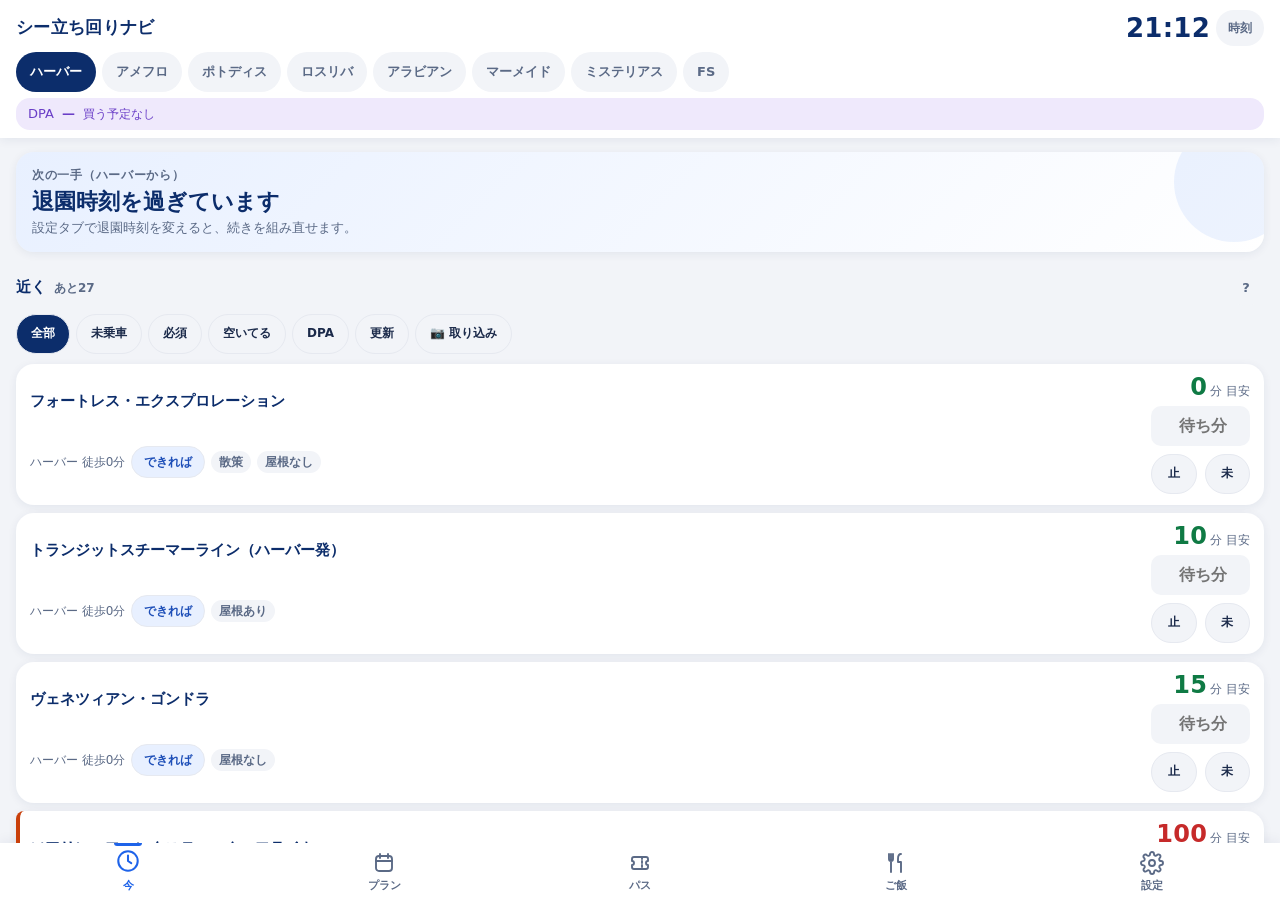
<file: disney-sea/index.html>
<!doctype html><html lang="ja"><head><meta charset="utf-8"><meta name="viewport" content="width=device-width,initial-scale=1,viewport-fit=cover">
<style>[hidden]:not([hidden=until-found i]){display:none!important}</style>
<title>シー立ち回りナビ</title>
<meta name="claude:viewport-fit-sides" content="cover">
<meta name="theme-color" content="#ffffff">
<style>
/* 公式アプリ風: 白ベース・濃紺の見出し・丸いカード・影は薄く・下タブにアイコン。文字は最小限。 */
:root{
  --bg:#f2f4f8; --panel:#ffffff; --fg:#1b2a4a; --muted:#5b6a86; --line:#e6e9f0; --shadow:0 2px 10px rgba(20,40,90,.07);
  --navy:#0c2d6b; --accent:#1e63e9; --accent-fg:#ffffff; --sea:#e8f0ff; --sea-fg:#1e4fb8;
  --ok:#0f7a44; --ok-bg:#e3f6ec; --warn:#9a5500; --warn-bg:#fff3dd; --bad:#c62a2a; --bad-bg:#fde6e6;
  --dpa:#6a3ec7; --dpa-bg:#efe9fc; --must:#c93f0a; --must-bg:#ffe9df; --must-fg:#ffffff;
  --display:"Hiragino Sans","Hiragino Kaku Gothic ProN","Noto Sans JP",-apple-system,BlinkMacSystemFont,system-ui,sans-serif;
  --body:"Hiragino Sans","Hiragino Kaku Gothic ProN","Noto Sans JP",-apple-system,BlinkMacSystemFont,system-ui,sans-serif;
  --r:18px; --ease:cubic-bezier(.2,.8,.2,1);
  color-scheme:light;
}
@media (prefers-color-scheme:dark){ :root:not([data-theme="light"]){
  --bg:#0f1526; --panel:#182039; --fg:#eef2fb; --muted:#9aa7c7; --line:#283456; --shadow:0 2px 12px rgba(0,0,0,.35);
  --navy:#dfe7ff; --accent:#6ea0ff; --accent-fg:#0a1a3a; --sea:#1f2d55; --sea-fg:#b9cdff;
  --ok:#5fd48f; --ok-bg:#15382a; --warn:#ffc46b; --warn-bg:#3d2d10; --bad:#ff8a80; --bad-bg:#45201d;
  --dpa:#c9a6ff; --dpa-bg:#2d2042; --must:#ff8a5c; --must-bg:#47261a; --must-fg:#2a1206; --toastbtn:rgba(0,0,0,.14); --stop-fg:#2a0e0c; color-scheme:dark; } }
:root[data-theme="dark"]{
  --bg:#0f1526; --panel:#182039; --fg:#eef2fb; --muted:#9aa7c7; --line:#283456; --shadow:0 2px 12px rgba(0,0,0,.35);
  --navy:#dfe7ff; --accent:#6ea0ff; --accent-fg:#0a1a3a; --sea:#1f2d55; --sea-fg:#b9cdff;
  --ok:#5fd48f; --ok-bg:#15382a; --warn:#ffc46b; --warn-bg:#3d2d10; --bad:#ff8a80; --bad-bg:#45201d;
  --dpa:#c9a6ff; --dpa-bg:#2d2042; --must:#ff8a5c; --must-bg:#47261a; --must-fg:#2a1206; --toastbtn:rgba(0,0,0,.14); --stop-fg:#2a0e0c; color-scheme:dark; }

html,body{height:100%}
body{margin:0;background:var(--bg);color:var(--fg);font-family:var(--body);font-size:15px;line-height:1.5;display:flex;flex-direction:column;overflow:hidden;-webkit-font-smoothing:antialiased;-webkit-tap-highlight-color:transparent}
body::before{content:"";position:fixed;inset:0 0 auto;height:env(safe-area-inset-top,0px);z-index:10;background:var(--panel)}
*{box-sizing:border-box}
button,input,select{font:inherit;color:inherit}
button{cursor:pointer;transition:transform .12s var(--ease),background .15s,color .15s,border-color .15s,box-shadow .15s}
button:active{transform:scale(.96)}
button:focus-visible,input:focus-visible,select:focus-visible{outline:2px solid var(--accent);outline-offset:2px}
.num{font-family:var(--display);font-variant-numeric:tabular-nums;letter-spacing:.01em;font-weight:700}
.eyebrow{font-size:12px;letter-spacing:.06em;color:var(--muted);font-weight:700}

header{position:sticky;top:env(safe-area-inset-top,0px);z-index:5;background:var(--panel);box-shadow:var(--shadow);
  padding-block:10px 8px;padding-left:max(16px,env(safe-area-inset-left,0px));padding-right:max(16px,env(safe-area-inset-right,0px));flex:none}
.hrow{display:flex;align-items:center;gap:10px}
.hrow h1{font-size:17px;margin:0;font-weight:800;color:var(--navy);letter-spacing:.02em;white-space:nowrap}
.clock{margin-left:auto;display:flex;align-items:center;gap:6px;position:relative}
.clock .num{font-size:26px;line-height:1;color:var(--navy)}
.clock input{width:1px;height:1px;opacity:0;position:absolute;right:0;bottom:0}
.clock button{border:0;background:var(--bg);border-radius:999px;padding:9px 12px;min-height:36px;font-size:12px;font-weight:700;color:var(--muted)}
.chips{display:flex;gap:6px;overflow-x:auto;padding-block:6px 0;padding-inline-end:32px;mask-image:linear-gradient(90deg,#000 88%,transparent);-webkit-mask-image:linear-gradient(90deg,#000 88%,transparent);margin:0 -4px;padding-inline:4px;scrollbar-width:none;scroll-behavior:smooth}
.chips::-webkit-scrollbar{display:none}
.chip{flex:none;border:0;background:var(--bg);border-radius:999px;padding:10px 14px;min-height:40px;font-size:13px;font-weight:700;white-space:nowrap;color:var(--muted)}
.chip[aria-pressed="true"]{background:var(--navy);color:#fff}
:root[data-theme="dark"] .chip[aria-pressed="true"],:root:not([data-theme="light"]) .chip[aria-pressed="true"]{color:var(--accent-fg)}
@media (prefers-color-scheme:light){ :root:not([data-theme="dark"]) .chip[aria-pressed="true"]{color:#fff} }
.dpabar{margin-top:6px;border-radius:14px;background:var(--dpa-bg);padding:6px 12px;display:flex;gap:8px;align-items:center;font-size:13px;flex-wrap:nowrap;color:var(--dpa)}
.dpabar .num{font-size:20px}
.dpabar b{color:var(--dpa)}
.dpabar .note{color:var(--dpa);overflow:hidden;text-overflow:ellipsis;white-space:nowrap;min-width:0}
.dpabar>span,.dpabar b,.dpabar .num{flex:none;white-space:nowrap}
.dpabar>span.note{flex:1 1 auto}
.step.buy .meta{color:var(--fg)}

main{flex:1;min-height:0;overflow-y:auto;padding-block:14px 76px;padding-left:max(16px,env(safe-area-inset-left,0px));padding-right:max(16px,env(safe-area-inset-right,0px));overscroll-behavior:contain}
section[hidden]{display:none}
section.enter{animation:rise .24s var(--ease) both}
@keyframes rise{from{opacity:0;transform:translateY(10px)}to{opacity:1;transform:none}}
h2{font-size:15px;margin:18px 0 8px;display:flex;align-items:center;gap:8px;color:var(--navy);font-weight:800}
h2 small{color:var(--muted);font-weight:600;font-size:12px}
.help{margin-left:auto;border:0;background:var(--bg);color:var(--muted);width:36px;height:36px;border-radius:50%;font-size:13px;font-weight:800;padding:0;line-height:1;flex:none}
.helpbox{background:var(--sea);color:var(--sea-fg);border-radius:14px;padding:10px 12px;font-size:13px;margin-bottom:8px;animation:rise .2s var(--ease)}
.helpbox p{margin:0 0 6px}.helpbox p:last-child{margin:0}
.card{background:var(--panel);border-radius:var(--r);padding:12px 14px;box-shadow:var(--shadow)}
.list{display:flex;flex-direction:column;gap:8px}
.list>*{animation:rise .22s var(--ease) both}
.row{display:grid;grid-template-columns:minmax(0,1fr) auto;gap:4px 10px;align-items:center;background:var(--panel);border-radius:var(--r);padding:11px 14px;box-shadow:var(--shadow)}
.row.done{opacity:.5}
.row.must{border-left:4px solid var(--must);padding-left:10px;border-radius:8px var(--r) var(--r) 8px}
.row .name{font-weight:700;min-width:0;color:var(--navy);line-break:strict;overflow-wrap:anywhere}
.step .txt{line-break:strict;overflow-wrap:anywhere}
.row .sub{grid-column:1;font-size:12px;color:var(--muted);display:flex;gap:6px;flex-wrap:wrap;align-items:center;min-width:0}
.row .sub .sm{min-height:32px;padding:5px 12px}
.row .right{grid-row:1/3;grid-column:2;display:flex;flex-direction:column;align-items:flex-end;gap:6px}
.wait{display:flex;align-items:baseline;gap:3px}
.wait .num{font-size:24px;line-height:1}
.wait .u{font-size:12px;color:var(--muted)}
.wait.ok .num{color:var(--ok)} .wait.warn .num{color:var(--warn)} .wait.bad .num{color:var(--bad)}
.tag{display:inline-block;border-radius:999px;padding:2px 8px;font-size:12px;font-weight:700;line-height:1.5;white-space:nowrap}
.tag.ok{background:var(--ok-bg);color:var(--ok)} .tag.warn{background:var(--warn-bg);color:var(--warn)} .tag.bad{background:var(--bad-bg);color:var(--bad)}
.tag.dpa{background:var(--dpa-bg);color:var(--dpa)} .tag.sea{background:var(--sea);color:var(--sea-fg)} .tag.mute{background:var(--bg);color:var(--muted)}
.tag.must{background:var(--must-bg);color:var(--must)}
.btns{display:flex;gap:6px;flex-wrap:wrap}
.sm{border:1px solid var(--line);background:var(--bg);border-radius:999px;padding:9px 14px;font-size:12px;font-weight:700;line-height:1.4;min-height:40px;color:var(--fg)}
.sm.on[data-stop]{background:var(--bad);color:var(--stop-fg,#fff);border-color:var(--bad)}
#openOnly.on{background:var(--sea);color:var(--sea-fg);border-color:var(--sea-fg)}
.step.rest .sm,.step.buy .sm,.step.meal .sm{background:var(--panel)}
.sm.on{background:var(--navy);color:var(--accent-fg)}
.sm.must{background:var(--must);color:var(--must-fg)}
.sm.want{background:var(--sea);color:var(--sea-fg)}
.primary{background:var(--accent);color:var(--accent-fg);border:0;border-radius:999px;padding:11px 18px;font-weight:800;box-shadow:0 4px 14px rgba(30,99,233,.25)}
.ghost{background:var(--bg);border:0;border-radius:999px;padding:10px 16px;font-weight:700;color:var(--fg)}
.danger{color:var(--bad)}
.next{background:linear-gradient(135deg,var(--sea),var(--panel));border-radius:var(--r);padding:14px 16px;box-shadow:var(--shadow);position:relative;overflow:hidden}
.next::after{content:"";position:absolute;right:-30px;top:-30px;width:120px;height:120px;border-radius:50%;background:var(--accent);opacity:.08}
.next .big{font-size:22px;font-weight:800;margin:4px 0 2px;text-wrap:balance;color:var(--navy);line-height:1.3}
.next .why{font-size:13px;color:var(--muted)}
.next .alt{font-size:12px;margin-top:8px;color:var(--fg);opacity:.85}
.grid2{display:grid;grid-template-columns:1fr 1fr;gap:10px}
.kv{display:flex;justify-content:space-between;gap:12px;font-size:13px;padding:4px 0;align-items:baseline}
.kv>span:first-child{flex:none;white-space:nowrap;color:var(--muted)}
.kv b{min-width:0;text-align:right;line-break:strict;overflow-wrap:anywhere}
.form{display:grid;grid-template-columns:1fr 1fr;gap:10px;margin-top:10px}
.form label{font-size:12px;color:var(--muted);font-weight:700;display:flex;flex-direction:column;gap:4px;min-width:0}
.form select,.form input,.pop input{border:0;border-radius:12px;padding:10px 12px;background:var(--bg);min-width:0;width:100%;font-weight:600;color:var(--fg);font-size:16px;min-height:44px}
.waitedit input,textarea{font-size:16px}
.waitedit{gap:8px}
.waitedit input{min-height:40px;width:56px}
textarea{resize:none}
.form .full{grid-column:1/-1}
.toggle{display:flex;align-items:center;gap:10px;font-size:14px;padding:9px 0;font-weight:600}
.toggle input{width:24px;height:24px;accent-color:var(--accent);flex:none}
/* timeline */
.step{display:grid;grid-template-columns:auto minmax(0,1fr);gap:4px 12px;align-items:start;padding:10px 12px;border-radius:var(--r);background:var(--panel);box-shadow:var(--shadow);position:relative}
.step.now{box-shadow:0 0 0 2px var(--accent),var(--shadow)}
.step.past{opacity:.45}
.step.locked{background:linear-gradient(90deg,var(--sea) 0,var(--panel) 28%)}
.step.buy{background:var(--dpa-bg)}
.step.meal{background:var(--warn-bg)}
.step.rest{background:var(--panel);box-shadow:none;border:1px dashed var(--line)}
.step.warnfit{box-shadow:0 0 0 2px var(--bad),var(--shadow)}
.step .t{font-size:17px;min-width:48px}
.step .t{position:relative;display:inline-flex;align-items:center;min-height:40px;background:var(--bg);border:1px solid var(--line);border-radius:10px;padding:4px 10px;line-height:1.3}
.step .t::after{content:"✎";font-size:11px;margin-left:4px;color:var(--muted);font-weight:400}
.step .t input{position:absolute;inset:0;width:100%;height:100%;opacity:0;border:0;padding:0;margin:0}
.step .txt{font-weight:700;color:var(--navy)}
.step .meta{font-size:12px;color:var(--muted);display:flex;gap:6px;flex-wrap:wrap;align-items:center}
.step .ctl{grid-column:1/-1;display:flex;gap:4px;flex-wrap:wrap}
.step .ctl{gap:8px}
.step .ctl .sm{padding:8px 12px;min-height:40px}
.step .ctl .sm.danger{margin-left:auto}
.step[draggable="true"]{cursor:grab}
.step.dragover{outline:2px dashed var(--accent)}
.filters{display:flex;gap:6px;flex-wrap:wrap;margin-bottom:10px}
.note{font-size:12px;color:var(--muted)}
.waitedit{display:grid;grid-template-columns:1fr 1fr;gap:8px;align-items:center;justify-items:stretch}
.waitedit input{grid-column:1/-1}
.waitedit .sm{min-width:40px;padding-inline:8px;text-align:center}
.row .sub.dpaedit{display:grid;grid-template-columns:auto 1fr auto;gap:6px 8px;align-items:center;width:100%}
.dpaedit input{border:0;border-radius:10px;padding:7px 6px;background:var(--bg);font-weight:700;min-height:40px;font-size:16px;min-width:0}
.row:has(.dpaedit) .right .btns{flex-direction:column;align-items:stretch;width:100%}
.row:has(.dpaedit) .right{max-width:88px;width:88px}
.row:has(.dpaedit) .right .sm{width:100%}
.dpaedit input{width:100%!important;min-width:0!important}
.dpaedit .tag{grid-column:1/-1;justify-self:start}
.waitedit input{width:100%;border:0;border-radius:10px;padding:7px 8px;background:var(--bg);text-align:right;font-weight:700}
.pop input{margin-top:4px}
.toast{display:flex;align-items:center;justify-content:center;gap:10px;position:fixed;left:16px;right:16px;width:auto;bottom:calc(76px + env(safe-area-inset-bottom,0px));transform:translateY(12px);background:var(--navy);color:var(--accent-fg);padding:10px 16px;border-radius:999px;font-size:13px;font-weight:700;z-index:20;opacity:0;pointer-events:none;transition:opacity .2s,transform .25s var(--ease);box-shadow:0 6px 20px rgba(0,0,0,.2);max-width:calc(100% - 32px);text-align:center}
:root[data-theme="dark"] .toast{color:var(--accent-fg)}
.toast.show{opacity:1;pointer-events:auto;transform:translateY(0)}
.toastbtn{flex:none;white-space:nowrap;background:var(--toastbtn,rgba(255,255,255,.18));border:0;color:inherit;border-radius:999px;padding:8px 14px;min-height:36px;margin-left:10px;font-size:12px;font-weight:800}
.buynow{margin-top:10px;padding-top:10px;border-top:1px dashed var(--line);font-size:13px;display:flex;flex-wrap:wrap;gap:6px;align-items:center}
.banner{margin-bottom:10px;background:var(--warn-bg);color:var(--fg)}
nav{flex:none;display:flex;background:var(--panel);box-shadow:0 -2px 12px rgba(20,40,90,.06);padding-bottom:env(safe-area-inset-bottom,0px);padding-left:max(0px,env(safe-area-inset-left,0px));padding-right:max(0px,env(safe-area-inset-right,0px))}
nav button{flex:1;border:0;background:transparent;padding:8px 4px 6px;font-size:11px;font-weight:700;color:var(--muted);display:flex;flex-direction:column;align-items:center;gap:3px;position:relative}
nav button svg{width:24px;height:24px;fill:none;stroke:currentColor;stroke-width:1.9;stroke-linecap:round;stroke-linejoin:round;transition:transform .2s var(--ease)}
nav button[aria-selected="true"]{color:var(--accent)}
nav button[aria-selected="true"] svg{transform:translateY(-2px) scale(1.08)}
nav button[aria-selected="true"]::before{content:"";position:absolute;top:0;width:28px;height:3px;border-radius:0 0 3px 3px;background:var(--accent)}
.empty{color:var(--muted);font-size:13px;padding:14px;text-align:center}
@media (prefers-reduced-motion:reduce){ *{animation:none!important;transition:none!important} }
</style>

<header>
  <div class="hrow">
    <h1>シー立ち回りナビ</h1>
    <div class="clock">
      <span class="num" id="clock">--:--</span>
      <button id="timeBtn" type="button" title="時刻を仮指定">時刻</button>
      <input type="time" id="timeOverride" aria-label="仮の時刻">
    </div>
  </div>
  <div class="chips" id="areaChips" role="group" aria-label="今いるエリア"></div>
  <div class="dpabar" id="dpabar"></div>
</header>

<main>
  <section id="tab-near">
    <div id="dayBanner"></div>
    <div class="next" id="nextCard"></div>
    <h2>近く <small id="nearCount"></small><small id="apiStamp"></small><button class="help" type="button" data-help="near" aria-label="使い方">?</button></h2>
    <div class="helpbox" id="help-near" hidden><p>待ち時間は1分ごとに自動で入ります（出典: Queue-Times.com）。「今」欄に手入力するとそちらを優先します。</p><p>「取り込み」で公式アプリのスクショやテキストから、待ち時間・中断・DPAをまとめて入れられます。</p><p>「止」＝止まっている。優先度のバッジをタップで 必須 → できれば → パス。</p></div>
    <div class="filters">
      <button class="sm on" type="button" data-nf="all">全部</button>
      <button class="sm" type="button" data-nf="left">未乗車</button>
      <button class="sm" type="button" data-nf="must">必須</button>
      <button class="sm" type="button" data-nf="empty">空いてる</button>
      <button class="sm" type="button" data-nf="dpa">DPA</button>
      <button class="sm" type="button" id="apiBtn" hidden>更新</button>
      <button class="sm" type="button" id="impBtn">📷 取り込み</button>
    </div>
    <div class="card" id="impPanel" hidden>
      <div class="eyebrow">公式アプリから取り込み</div>
      <div class="btns" style="margin-top:8px">
        <label class="primary" style="display:inline-flex;align-items:center;gap:6px;cursor:pointer">スクショを選ぶ<input type="file" id="impFile" accept="image/*" multiple hidden></label>
        <button class="ghost" type="button" id="impRead">テキストを読む</button>
      </div>
      <textarea id="impText" rows="4" placeholder="待ち時間やDPAの画面をコピーして貼るか、上のボタンでスクショを選ぶ" style="width:100%;margin-top:10px;border:0;border-radius:12px;padding:10px 12px;background:var(--bg);font:inherit;font-size:16px;color:inherit;resize:none"></textarea>
      <p class="note" id="impStatus" style="margin:8px 0 0"></p>
      <div class="list" id="impList" style="margin-top:8px"></div>
      <div class="btns" style="margin-top:10px"><button class="primary" type="button" id="impApply" hidden>反映</button><button class="ghost" type="button" id="impClose">閉じる</button></div>
    </div>
    <div class="list" id="nearList"></div>
  </section>

  <section id="tab-plan" hidden>
    <div class="card">
      <div class="grid2">
        <div><div class="eyebrow">残り</div><div class="num" style="font-size:28px" id="planLeft"></div></div>
        <div><div class="eyebrow">退園</div><div class="num" style="font-size:28px" id="planExit"></div></div>
      </div>
      <div class="btns" style="margin-top:10px">
        <button class="primary" type="button" id="replan">今から組む</button>
        <button class="ghost" type="button" id="addItem">行を追加</button>
        <button class="ghost" type="button" id="unlockAll">固定解除</button>
      </div>
      <div class="form" id="addForm" hidden>
        <label>種類<select id="addKind"><option value="ride">アトラクション</option><option value="meal">食事</option><option value="rest">休憩</option><option value="show">ショー</option><option value="note">メモ</option></select></label>
        <label>時刻<input type="time" id="addTime"></label>
        <label id="addAttrWrap">アトラクション<select id="addAttr"></select></label>
        <label id="addShowWrap" hidden>ショー<select id="addShow"></select></label>
        <label id="addTextWrap" hidden>内容<input type="text" id="addText" placeholder="例: グリーティング"></label>
        <label>所要(分)<input type="number" id="addDur" value="30" min="5" max="180"></label>
        <div class="full"><button class="primary" type="button" id="addGo" style="width:100%">この内容で追加</button></div>
      </div>
      <p class="note" id="planNote" style="margin:10px 0 0"></p>
    </div>
    <h2>タイムテーブル<button class="help" type="button" data-help="plan" aria-label="使い方">?</button></h2>
    <div class="helpbox" id="help-plan" hidden><p>時刻を直す・↑↓・固定 した行は、組み直しても動きません。</p><p>DPAの枠はパスタブで直します。削除は「元に戻す」で戻せます。</p></div>
    <div class="list" id="planList"></div>
    <h2>入らない</h2>
    <div class="list" id="planSkip"></div>
  </section>

  <section id="tab-dpa" hidden>
    <div class="card" id="dpaStatus"></div>
    <h2>持っているDPA</h2>
    <div class="list" id="dpaList"></div>
    <div class="card">
      <div class="eyebrow">買ったら登録</div>
      <div class="form">
        <label>アトラクション<select id="dpaAttr"></select></label>
        <label>利用開始<input type="time" id="dpaSlot"></label>
        <label>購入時刻<input type="time" id="dpaBought"></label>
        <label>&nbsp;<button class="primary" type="button" id="dpaAdd">登録</button></label>
      </div>
    </div>
    <h2>買う順番 <small id="dpaOrderNote"></small><button class="help" type="button" data-help="dpa" aria-label="使い方">?</button></h2>
    <div class="helpbox" id="help-dpa" hidden><p>次に買えるのは「購入から60分後」か「そのDPAの利用開始」の早い方。</p><p>価格・売切時刻は平日の目安（2026年9月改定時）。枠は購入時に選べる時刻だけ。運営中断中は買えません。ショー用DPAは別枠で、ここでは扱いません。</p></div>
    <div class="list" id="dpaOrder"></div>
  </section>

  <section id="tab-food" hidden>
    <div class="filters">
      <button class="sm on" type="button" data-ff="all">全部</button>
      <button class="sm" type="button" data-ff="meal">食事</button>
      <button class="sm" type="button" data-ff="snack">軽食</button>
      <button class="sm" type="button" data-ff="mo">モバイルオーダー</button>
      <button class="sm on" type="button" id="openOnly" aria-pressed="true">今やってる</button>
    </div>
    <div class="list" id="foodList"></div>
    <h2>ポップコーン<button class="help" type="button" data-help="food" aria-label="説明">?</button></h2>
    <div class="helpbox" id="help-food" hidden><p>営業時間は目安。閉園の30〜60分前に閉まる店が多いです。PS＝事前予約の店。</p><p>ポップコーンの味は看板で見て、欄にメモできます。</p></div>
    <div class="list" id="popList"></div>
  </section>

  <section id="tab-set" hidden>
    <h2 style="margin-top:0">基本<button class="help" type="button" data-help="basic" aria-label="説明">?</button></h2>
    <div class="helpbox" id="help-basic" hidden><p>退園＝この時刻までに出口へ。計画は8:45からか「開始」から組みます。</p><p>シングルライダーの実施（レイジング・インディ・ピーターパン。アナ雪は未確認）は当日の案内で確認を。</p><p>身長を入れると、乗れないものを外します。予算を決めるとDPAの購入予定を抑えます。</p></div>
    <div class="card">
      <div class="form" style="margin-top:0">
        <label>退園<input type="time" id="exitTime"></label>
        <label>開始<input type="time" id="startTime"></label>
        <label>一番小さい人の身長(cm)<input type="number" id="height" min="0" max="200" inputmode="numeric" placeholder="制限なし"></label>
        <label>DPA予算(1人)<select id="dpaBudget"><option value="">上限なし</option><option value="0">買わない</option><option value="2500">2,500円</option><option value="5000">5,000円</option><option value="7500">7,500円</option><option value="10000">10,000円</option></select></label>
      </div>
      <label class="toggle"><input type="checkbox" id="srOk">シングルライダーOK</label>
      <label class="toggle"><input type="checkbox" id="apiOn">待ち時間を自動取得（1分ごと）</label>
      <p class="note" style="margin:0 0 6px">待ち時間データ: <a href="https://queue-times.com/" target="_blank" rel="noopener">Queue-Times.com</a></p>
      <p class="note" id="apiNote" hidden></p>
    </div>
    <h2>今日の条件<button class="help" type="button" data-help="cond" aria-label="説明">?</button></h2>
    <div class="helpbox" id="help-cond" hidden><p>雨・暑さ・寒さは「並ぶ場所に屋根があるか」で、人の流れを見積もります。強風は止まりやすい乗り物を後回しにします。</p><p>逆張り＝ショー中・閉園間際など、人が離れる時に乗る。</p></div>
    <div class="card">
      <div class="form" style="margin-top:0">
        <label>天気<select id="cWeather"><option value="">晴れ・曇り</option><option value="rain">雨</option><option value="wind">強風</option><option value="heat">猛暑</option><option value="cold">極寒</option></select></label>
        <label>混み具合<select id="cCrowd"><option value="">普通</option><option value="low">空いてる</option><option value="high">混雑</option><option value="max">激混み</option></select></label>
      </div>
      <label class="toggle"><input type="checkbox" id="cContra">逆張り</label>
      <label class="toggle"><input type="checkbox" id="cOutdoor">屋根のない列は避ける</label>
      <label class="toggle"><input type="checkbox" id="cWalk">歩き少なめ</label>
      <label class="toggle"><input type="checkbox" id="cKids">休憩多め</label>
      <div class="form"><label class="full">メモ<input type="text" id="cMemo" placeholder="例: 16時ハーバー集合"></label></div>
      <p class="note" id="condNote" style="margin:8px 0 0"></p>
    </div>
    <h2>乗りたい度</h2>
    <div class="btns" style="margin-bottom:8px">
      <button class="sm" type="button" data-prioall="must">全部 必須</button>
      <button class="sm" type="button" data-prioall="want">全部 できれば</button>
      <button class="sm" type="button" data-prioall="skip">全部 パス</button>
    </div>
    <div class="list" id="prioList"></div>
    <h2>今日 <small id="todayLabel"></small></h2>
    <div class="card note" id="todayNote"></div>
    <h2>リセット</h2>
    <div class="card">
      <div class="btns">
        <button class="ghost" type="button" id="resetRides">記録を消す</button>
        <button class="ghost danger" type="button" id="resetAll">全部消す</button>
      </div>
    </div>
  </section>
</main>

<nav>
  <button type="button" data-tab="near" aria-selected="true"><svg viewBox="0 0 24 24"><circle cx="12" cy="12" r="9"/><path d="M12 7v5l3 2"/></svg>今</button>
  <button type="button" data-tab="plan"><svg viewBox="0 0 24 24"><rect x="4" y="5" width="16" height="15" rx="3"/><path d="M8 3v4M16 3v4M4 10h16"/></svg>プラン</button>
  <button type="button" data-tab="dpa"><svg viewBox="0 0 24 24"><path d="M4 8a2 2 0 0 1 2-2h12a2 2 0 0 1 2 2v2a2 2 0 0 0 0 4v2a2 2 0 0 1-2 2H6a2 2 0 0 1-2-2v-2a2 2 0 0 0 0-4z"/><path d="M14 6v12" stroke-dasharray="2 2"/></svg>パス</button>
  <button type="button" data-tab="food"><svg viewBox="0 0 24 24"><path d="M7 3v8M5 3v5a2 2 0 0 0 4 0V3M7 11v10M17 3c-2 0-3 2-3 5v3h3v10"/></svg>ご飯</button>
  <button type="button" data-tab="set"><svg viewBox="0 0 24 24"><circle cx="12" cy="12" r="3"/><path d="M19.4 15a1.7 1.7 0 0 0 .3 1.8l.1.1a2 2 0 1 1-2.8 2.8l-.1-.1a1.7 1.7 0 0 0-1.8-.3 1.7 1.7 0 0 0-1 1.5V21a2 2 0 1 1-4 0v-.1a1.7 1.7 0 0 0-1.1-1.5 1.7 1.7 0 0 0-1.8.3l-.1.1a2 2 0 1 1-2.8-2.8l.1-.1a1.7 1.7 0 0 0 .3-1.8 1.7 1.7 0 0 0-1.5-1H3a2 2 0 1 1 0-4h.1a1.7 1.7 0 0 0 1.5-1.1 1.7 1.7 0 0 0-.3-1.8l-.1-.1a2 2 0 1 1 2.8-2.8l.1.1a1.7 1.7 0 0 0 1.8.3H9a1.7 1.7 0 0 0 1-1.5V3a2 2 0 1 1 4 0v.1a1.7 1.7 0 0 0 1 1.5 1.7 1.7 0 0 0 1.8-.3l.1-.1a2 2 0 1 1 2.8 2.8l-.1.1a1.7 1.7 0 0 0-.3 1.8V9a1.7 1.7 0 0 0 1.5 1H21a2 2 0 1 1 0 4h-.1a1.7 1.7 0 0 0-1.5 1z"/></svg>設定</button>
</nav>
<div class="toast" id="toast" role="status"></div>

<script>
// ============ data ============
const AREAS={MH:"メディテレーニアンハーバー",AWF:"アメリカンウォーターフロント",PD:"ポートディスカバリー",LRD:"ロストリバーデルタ",AC:"アラビアンコースト",ML:"マーメイドラグーン",MI:"ミステリアスアイランド",FS:"ファンタジースプリングス"};
const DPA_SHORT={anna:"アナ雪",soaring:"ソアリン",toymania:"トイマニ",center:"センター",peterpan:"ピーターパン",rapunzel:"ラプンツェル",tower:"タワテラ",indy:"インディ",raging:"レイジング"};
const SHORT={MH:"ハーバー",AWF:"アメフロ",PD:"ポトディス",LRD:"ロスリバ",AC:"アラビアン",ML:"マーメイド",MI:"ミステリアス",FS:"FS"};
const WALK={MH:{MH:0,AWF:5,PD:8,LRD:10,AC:10,ML:8,MI:4,FS:15},AWF:{AWF:0,PD:4,LRD:10,AC:12,ML:10,MI:6,FS:14},PD:{PD:0,LRD:5,AC:9,ML:8,MI:8,FS:10},LRD:{LRD:0,AC:5,ML:7,MI:9,FS:4},AC:{AC:0,ML:3,MI:7,FS:4},ML:{ML:0,MI:5,FS:7},MI:{MI:0,FS:12},FS:{FS:0}};
const walk=(a,b)=>(WALK[a]&&WALK[a][b]!=null)?WALK[a][b]:WALK[b][a];
const d=s=>new Date(s+"T00:00:00");
// base=[朝一(〜11時),昼(11〜17),夕(17〜)] 平日目安(分)。qt=queue-timesの英名キーワード
const ATTR=[
 {id:"soaring",name:"ソアリン：ファンタスティック・フライト",area:"MH",base:[95,125,100],dpa:2500,dur:15,qt:"soaring",note:"朝一と夜が比較的短い"},
 {id:"gondola",name:"ヴェネツィアン・ゴンドラ",area:"MH",base:[8,20,15],dur:12,qt:"gondola",note:"ハーバーショー前後は運休"},
 {id:"fortress",name:"フォートレス・エクスプロレーション",area:"MH",base:[0,0,0],dur:15,walkthrough:true,qt:"fortress",note:"散策型"},
 {id:"steamer_mh",name:"トランジットスチーマーライン（ハーバー発）",area:"MH",base:[8,15,10],dur:13,qt:"steamer line (med",closed:x=>x<=d("2026-11-30")?"〜11/30休止":null},
 {id:"tower",name:"タワー・オブ・テラー",area:"AWF",base:[38,75,40],dpa:1500,dur:12,qt:"tower of terror",closed:x=>x<=d("2026-11-05")?"11/6再開":null,note:"9時台と20時台が最短"},
 {id:"toymania",name:"トイ・ストーリー・マニア！",area:"AWF",base:[80,115,85],dpa:2000,dur:10,qt:"toy story"},
 {id:"turtle",name:"タートル・トーク",area:"AWF",base:[12,25,18],dur:30,qt:"turtle talk"},
 {id:"railway_awf",name:"エレクトリックレールウェイ（アメフロ駅）",area:"AWF",base:[8,18,12],dur:8,pair:"railway_pd",qt:"railway (american"},
 {id:"steamer_awf",name:"トランジットスチーマーライン（アメフロ発）",area:"AWF",base:[8,15,10],dur:12,pair:"steamer_lrd",qt:"steamer line (american"},
 {id:"bigcity",name:"ビッグシティ・ヴィークル",area:"AWF",base:[3,5,3],dur:8,qt:"big city",closed:x=>(x>=d("2026-11-10")&&x<=d("2026-12-25"))?"11/10〜12/25休止":null},
 {id:"nemo",name:"ニモ＆フレンズ・シーライダー",area:"PD",base:[12,25,18],dur:10,qt:"nemo"},
 {id:"railway_pd",name:"エレクトリックレールウェイ（ポトディス駅）",area:"PD",base:[8,12,8],dur:8,pair:"railway_awf",qt:"railway (port"},
 {id:"indy",name:"インディ・ジョーンズ・アドベンチャー",area:"LRD",base:[40,70,45],dpa:1500,sr:true,dur:10,qt:"indiana",closed:x=>x<=d("2026-11-29")?"11/30再開":null},
 {id:"raging",name:"レイジングスピリッツ",area:"LRD",base:[20,60,30],dpa:1500,sr:true,dur:5,qt:"raging",note:"昼60分台、20時台20分"},
 {id:"steamer_lrd",name:"トランジットスチーマーライン（ロスリバ発）",area:"LRD",base:[8,15,10],dur:12,pair:"steamer_awf",qt:"steamer line (lost",note:"アメフロへの移動に使える"},
 {id:"sindbad",name:"シンドバッド・ストーリーブック・ヴォヤッジ",area:"AC",base:[5,12,8],dur:12,qt:"sindbad"},
 {id:"carousel",name:"キャラバンカルーセル",area:"AC",base:[5,18,10],dur:5,qt:"carousel"},
 {id:"jasmine",name:"ジャスミンのフライングカーペット",area:"AC",base:[5,22,12],dur:4,qt:"jasmine"},
 {id:"magiclamp",name:"マジックランプシアター",area:"AC",base:[12,20,12],dur:25,qt:"magic lamp",closed:x=>(x>=d("2026-12-08")&&x<=d("2026-12-22"))?"12/8〜22休止":null},
 {id:"flounder",name:"フランダーのフライングフィッシュコースター",area:"ML",base:[8,25,15],dur:3,qt:"flounder",note:"屋外。雨で止まる"},
 {id:"scuttle",name:"スカットルのスクーター",area:"ML",base:[5,18,12],dur:3,qt:"scuttle"},
 {id:"jellyfish",name:"ジャンピン・ジェリーフィッシュ",area:"ML",base:[5,18,12],dur:3,qt:"jellyfish"},
 {id:"blowfish",name:"ブローフィッシュ・バルーンレース",area:"ML",base:[8,25,15],dur:3,qt:"blowfish"},
 {id:"whirlpool",name:"ワールプール",area:"ML",base:[5,18,12],dur:3,qt:"whirlpool"},
 {id:"mltheater",name:"マーメイドラグーンシアター",area:"ML",base:[0,0,0],dur:0,qt:"mermaid lagoon theater",closed:()=>"再開未定"},
 {id:"center",name:"センター・オブ・ジ・アース",area:"MI",base:[50,110,65],dpa:2000,dur:5,qt:"center of the earth",note:"9:30〜10:30と18時以降が狙い目"},
 {id:"20k",name:"海底2万マイル",area:"MI",base:[12,25,18],dur:6,qt:"20,000"},
 {id:"anna",name:"アナとエルサのフローズンジャーニー",area:"FS",base:[120,140,110],dpa:2500,dur:10,qt:"frozen",note:"DPAは平日9:30〜9:50に売切"},
 {id:"rapunzel",name:"ラプンツェルのランタンフェスティバル",area:"FS",base:[55,90,70],dpa:2000,dur:8,qt:"rapunzel"},
 {id:"peterpan",name:"ピーターパンのネバーランドアドベンチャー",area:"FS",base:[70,110,80],dpa:2000,sr:true,dur:10,qt:"peter pan"},
 {id:"buggies",name:"フェアリー・ティンカーベルのビジーバギー",area:"FS",base:[25,45,32],dur:3,qt:"busy buggies"},
];
const byId=Object.fromEntries(ATTR.map(a=>[a.id,a]));
const DPA_ORDER=[
 {id:"anna",buy:"8:45 入園直後",slot:"09:30",why:"平日でも9:30〜9:50に売切。最初の一枚"},
 {id:"soaring",buy:"9:45",slot:"16:30",why:"平日11時前に売切。16:30〜17:30枠"},
 {id:"toymania",buy:"10:45",slot:"14:30",why:"14:30前後の枠"},
 {id:"center",buy:"11:45",slot:"16:00",why:"16:00前後の枠"},
 {id:"peterpan",buy:"12:45",slot:"18:00",why:"18:00前後の枠。SRで節約も可"},
 {id:"rapunzel",buy:"13:45",slot:"18:15",why:"18:15前後の枠。売切なら通常列に差替"},
 {id:"tower",buy:"14:45",slot:"15:00",why:"15:00前後の枠"},
];
const FOOD=[
 {n:"ザンビーニ・ブラザーズ・リストランテ",a:"MH",k:"meal",o:"10:00",c:"20:00",mo:true,d:"パスタ・ピザ。クリスマス限定セット"},
 {n:"カフェ・ポルトフィーノ",a:"MH",k:"meal",o:"10:00",c:"20:00",mo:true,d:"ロティサリーチキン・パスタ"},
 {n:"マゼランズ",a:"MH",k:"meal",o:"11:00",c:"20:00",ps:true,d:"コース料理。PS必須級"},
 {n:"リストランテ・ディ・カナレット",a:"MH",k:"meal",o:"11:00",c:"20:00",ps:true,d:"イタリアン。PS推奨"},
 {n:"マンマ・ビスコッティーズ・ベーカリー",a:"MH",k:"snack",o:"9:00",c:"20:00",d:"パン・スイーツ・コーヒー"},
 {n:"リフレスコス",a:"MH",k:"snack",o:"9:00",c:"20:00",d:"ドリンク・軽食"},
 {n:"ケープコッド・クックオフ",a:"AWF",k:"meal",o:"10:00",c:"20:00",mo:true,d:"ハンバーガー。ダッフィー限定メニュー"},
 {n:"ニューヨーク・デリ",a:"AWF",k:"meal",o:"10:00",c:"20:00",mo:true,d:"サンドイッチ。クリスマス限定セット"},
 {n:"レストラン櫻",a:"AWF",k:"meal",o:"11:00",c:"20:00",ps:true,d:"和食。PS推奨"},
 {n:"S.S.コロンビア・ダイニングルーム",a:"AWF",k:"meal",o:"11:00",c:"20:00",ps:true,d:"洋食コース。PS推奨"},
 {n:"テディ・ルーズヴェルト・ラウンジ",a:"AWF",k:"meal",o:"11:00",c:"20:30",ps:true,d:"ラウンジ軽食・酒"},
 {n:"ドックサイド・ダイナー",a:"AWF",k:"snack",o:"10:00",c:"20:00",d:"ホットドッグ・チキン"},
 {n:"リバティ・ランディング・ダイナー",a:"AWF",k:"snack",o:"10:00",c:"19:30",d:"軽食"},
 {n:"バーナクル・ビルズ",a:"AWF",k:"snack",o:"10:00",c:"20:00",d:"ビール・つまみ"},
 {n:"ハイタイド・トリート",a:"AWF",k:"snack",o:"10:00",c:"19:30",d:"スイーツ・ドリンク"},
 {n:"ホライズンベイ・レストラン",a:"PD",k:"meal",o:"10:00",c:"20:00",mo:true,d:"プレート料理。キャラダイはPS"},
 {n:"シーサイドスナック",a:"PD",k:"snack",o:"10:00",c:"19:30",d:"ギョウザドッグ"},
 {n:"ブリーズウェイ・バイツ",a:"PD",k:"snack",o:"10:00",c:"19:30",d:"ドリンク・軽食"},
 {n:"ユカタン・ベースキャンプ・グリル",a:"LRD",k:"meal",o:"10:00",c:"20:00",mo:true,d:"グリル料理"},
 {n:"ミゲルズ・エルドラド・キャンティーナ",a:"LRD",k:"meal",o:"10:00",c:"20:00",mo:true,d:"メキシカン"},
 {n:"ロストリバークックハウス",a:"LRD",k:"snack",o:"10:00",c:"19:30",d:"チュロス・軽食"},
 {n:"トロピック・アルズ",a:"LRD",k:"snack",o:"10:00",c:"19:30",d:"ドリンク・軽食"},
 {n:"カスバ・フードコート",a:"AC",k:"meal",o:"10:00",c:"20:00",mo:true,d:"カレー。プランの昼食候補"},
 {n:"オープンセサミ",a:"AC",k:"snack",o:"10:00",c:"19:30",d:"チキンレッグ"},
 {n:"サルタンズ・オアシス",a:"AC",k:"snack",o:"10:00",c:"19:30",d:"チュロス・ドリンク"},
 {n:"セバスチャンのカリプソキッチン",a:"ML",k:"meal",o:"10:00",c:"20:00",mo:true,d:"ピザ・サンド。屋内"},
 {n:"ヴォルケイニア・レストラン",a:"MI",k:"meal",o:"10:00",c:"20:00",mo:true,d:"中華"},
 {n:"ノーチラスギャレー",a:"MI",k:"snack",o:"10:00",c:"19:30",d:"ギョウザドッグ・軽食"},
 {n:"アレンデール・ロイヤルバンケット",a:"FS",k:"meal",o:"10:00",c:"20:00",ps:true,d:"北欧料理のコース。PS（事前予約）推奨"},
 {n:"スナグリーダックリング",a:"FS",k:"meal",o:"10:00",c:"20:00",mo:true,d:"ハンバーガー。モバイルオーダー限定"},
 {n:"ルックアウト・クックアウト",a:"FS",k:"meal",o:"10:00",c:"20:00",mo:true,d:"ラップサンド。モバイルオーダー限定"},
 {n:"オーケンのオーケー・フード",a:"FS",k:"snack",o:"10:00",c:"19:30",d:"軽食・ドリンク"},
];
const POP=[{id:"p_mh",a:"MH",n:"ザンビーニ前（ハーバー）"},{id:"p_awf",a:"AWF",n:"ケープコッド"},{id:"p_pd",a:"PD",n:"ホライズンベイ横"},{id:"p_lrd",a:"LRD",n:"ロストリバーデルタ（橋のそば）"},{id:"p_ac",a:"AC",n:"キャラバンカルーセル近く"},{id:"p_ml",a:"ML",n:"マーメイドラグーン屋外"},{id:"p_mi",a:"MI",n:"ミステリアスアイランド"},{id:"p_fs",a:"FS",n:"ファンタジースプリングス入口"}];
// GitHub Actions（.github/workflows/tds-wait.yml）が1分ごとに書く。元データは queue-times.com
const LIVE_URL="https://raw.githubusercontent.com/rhtcinema-boop/casa-kashitaku/live-data/tds.json";
const API_URL="https://queue-times.com/parks/275/queue_times.json";

// 身長制限(cm)。公式の目安値
const HEIGHT={soaring:102,tower:102,indy:117,raging:117,center:117,nemo:90,flounder:90};
ATTR.forEach(a=>{if(HEIGHT[a.id])a.h=HEIGHT[a.id];});
// 平日のDPA売切目安。これを過ぎたら購入予定に入れない
const SOLD_BY={anna:"09:50",soaring:"11:00"};
const SHOWS=[
 {id:"harbor_xmas",name:"ハーバーショー（クリスマス）",area:"MH",times:["11:35","15:15"],dur:30,from:"2026-11-11",to:"2026-12-25",off:["2026-11-27"]},
 {id:"believe",name:"ビリーヴ！〜シー・オブ・ドリームス〜",area:"MH",times:["19:30"],dur:30,from:"2026-01-01",to:"2026-12-31",off:["2026-11-27"]},
];
const MEALS=[ // 食事を入れる時間帯（from〜to、pref以降は優先して入れる）
 {k:"lunch",from:"11:30",pref:"12:00",to:"14:00",text:"昼食（モバイルオーダーで並ばない）"},
 {k:"dinner",from:"17:30",pref:"18:00",to:"19:30",text:"夕食（モバイルオーダーで並ばない）"},
];
// 屋外（雨・暑さ・寒さで人が避ける）、風に弱い（強風で止まることがある）
const OUTDOOR=new Set(["gondola","fortress","steamer_mh","steamer_awf","steamer_lrd","railway_awf","railway_pd","bigcity","raging","jasmine","flounder","buggies","carousel"]);
// 並ぶ場所: in=屋内, cov=屋根あり（一部屋外）, out=屋根なし。2026年11月時点の目安
const QUEUE={soaring:"cov",gondola:"out",fortress:"out",steamer_mh:"cov",steamer_awf:"cov",steamer_lrd:"cov",tower:"cov",toymania:"cov",turtle:"in",railway_awf:"cov",railway_pd:"cov",bigcity:"out",nemo:"in",indy:"in",raging:"out",sindbad:"in",carousel:"cov",jasmine:"out",magiclamp:"cov",flounder:"out",scuttle:"in",jellyfish:"in",blowfish:"in",whirlpool:"in",mltheater:"in",center:"in","20k":"cov",anna:"in",rapunzel:"cov",peterpan:"cov",buggies:"out"};
const QUEUE_LABEL={in:"屋内の列",cov:"屋根あり",out:"屋根なし"};
const qcover=a=>QUEUE[a.id]||"cov";
const RAINY=new Set(["flounder","jasmine","gondola"]); // 雨で止まることがある
const WINDY=new Set(["gondola","steamer_mh","steamer_awf","steamer_lrd","raging","flounder","jasmine"]);
const WEATHER_LABEL={rain:"雨",wind:"強風",heat:"猛暑",cold:"極寒"};
const CROWD_MUL={"":1,low:0.7,high:1.3,max:1.6};
const PLAN_OPEN="08:45"; // 公式は9:00開園だが実際は8:30〜8:45に開くことが多い
const parkClose=dt=>(dt.getMonth()===10&&dt.getDate()===27)?"18:30":"21:00";

// ============ state ============
// 乗車・待ち時間・中断・DPA・売切などの記録は日付つき。前日の記録は今日の判断に使わない
const KEY="tds-navi-v2";
const DEF=()=>({area:"MH",ridden:{},waits:{},stops:{},api:null,apiOn:true,apiSet:false,dpas:[],soldout:{},drop:{},noBuy:{},noMeal:{},prio:{},plan:[],planSkip:[],planWhy:{},pop:{},timeOverride:"",tab:"near",nf:"all",ff:"all",openOnly:true,exit:"19:00",start:"",srOk:false,planBuilt:false,planDay:"",height:"",dpaBudget:"5000",day:"",cond:{weather:"",crowd:"",contra:false,outdoor:false,walk:false,kids:false,memo:""}});
let S=DEF();
try{const raw=localStorage.getItem(KEY);if(raw)S=Object.assign(DEF(),JSON.parse(raw));}catch(e){}
S.cond=Object.assign(DEF().cond,S.cond||{});
if(!S.apiSet)S.apiOn=true;
function save(){try{localStorage.setItem(KEY,JSON.stringify(S));}catch(e){}}
let uid=Date.now();
const nid=()=>"i"+(uid++).toString(36);

// ============ time ============
function now(){const n=new Date();if(S.timeOverride){const [h,m]=S.timeOverride.split(":").map(Number);n.setHours(h,m,0,0);}return n;}
const pad=n=>String(n).padStart(2,"0");
const hm=dt=>pad(dt.getHours())+":"+pad(dt.getMinutes());
const mins=s=>{if(!s)return 0;const [h,m]=s.split(":").map(Number);return h*60+m;};
const nowMin=()=>{const n=now();return n.getHours()*60+n.getMinutes();};
const fromMin=m=>{m=Math.round(m);m=((m%1440)+1440)%1440;return pad(Math.floor(m/60))+":"+pad(m%60);};
const dayKey=n=>n.getFullYear()+"-"+pad(n.getMonth()+1)+"-"+pad(n.getDate());
const todayKey=()=>dayKey(now());
const today=()=>d(todayKey());
const exitMin=()=>Math.min(mins(S.exit||"19:00"),mins(parkClose(today())));
const esc=s=>String(s??"").replace(/[&<>"]/g,c=>({"&":"&amp;","<":"&lt;",">":"&gt;",'"':"&quot;"}[c]));
let toastT;
function toast(msg,act,fn){
  const t=document.getElementById("toast");
  t.innerHTML=esc(msg)+(act?`<button type="button" class="toastbtn">${esc(act)}</button>`:"");
  t.onclick=act?(e=>{if(e.target.closest(".toastbtn")){fn();t.classList.remove("show");}}):null;
  t.classList.add("show");clearTimeout(toastT);toastT=setTimeout(()=>t.classList.remove("show"),act?6000:1400);
}
// 状態を丸ごと控えてから実行し、トーストで取り消せるようにする
function withUndo(msg,fn){const snap=JSON.stringify(S);fn();save();renderAll();toast(msg,"元に戻す",()=>{S=Object.assign(DEF(),JSON.parse(snap));save();renderAll();});}

// ============ domain helpers ============
const isToday=v=>v===todayKey();
const ridden=id=>isToday(S.ridden[id]);
const dropped=id=>isToday(S.drop[id]);
const noBuy=id=>isToday(S.noBuy[id]);
const soldOut=id=>isToday(S.soldout[id]);
const DP=()=>S.dpas.filter(x=>isToday(x.day)); // 今日のDPA
const closedReason=a=>a.closed?a.closed(today()):null;
const avgBase=a=>(a.base[0]+a.base[1]+a.base[2])/3;
const isBig=a=>avgBase(a)>=50;
const prio0=a=>S.prio[a.id]||(isBig(a)?"must":"want"); // must | want | skip。初期値は大物だけ必須
const prio=a=>(S.cond.outdoor&&qcover(a)==="out"&&prio0(a)==="must")?"want":prio0(a);
const walkCost=()=>S.cond.walk?2.5:1.5;
const isOpen=a=>!closedReason(a);
const heightOk=a=>!(S.height&&a.h&&Number(S.height)<a.h);
const usable=a=>isOpen(a)&&heightOk(a);
// 時間帯目安を 9:30 / 14:00 / 19:00 の3点で線形補間
function baseAt(a,t){const P=[[570,a.base[0]],[840,a.base[1]],[1140,a.base[2]]];
  if(t<P[0][0]){const k=avgBase(a)>=50?0.45+0.55*Math.max(0,t-525)/45:1;return P[0][1]*k;} /* 開園〜9:30は大物の列が短い */ if(t>=P[2][0])return P[2][1];const i=t<P[1][0]?0:1;const [t0,v0]=P[i],[t1,v1]=P[i+1];return v0+(v1-v0)*(t-t0)/(t1-t0);}
const apiFresh=()=>S.api&&isToday(S.api.day)&&nowMin()-S.api.at>=-5&&nowMin()-S.api.at<=30; // データ時刻から30分以内だけ使う
function liveWait(a){ // {v, src:'manual'|'api', open}
  const w=S.waits[a.id];const nm=nowMin();
  if(w&&isToday(w.day)&&nm-w.at>=0&&nm-w.at<=90)return{v:w.v,src:"manual",open:true};
  const r=apiFresh()&&S.api.rides[a.id];
  if(r)return{v:r.v,src:"api",open:r.open};
  return null;
}
function stopInfo(a){ // 運営中断: 手入力(90分有効) → API
  const s=S.stops[a.id];const nm=nowMin();
  if(s&&isToday(s.day)&&nm-s.at>=0&&nm-s.at<=90)return "manual";
  const l=liveWait(a);if(l&&l.src==="api"&&!l.open)return "api";
  return null;
}
// この時刻までは中断中とみなす（手入力は入力から90分、APIは30分後に再確認）
function stopUntil(a){const st=stopInfo(a);if(st==="manual")return S.stops[a.id].at+90;if(st==="api")return nowMin()+30;return null;}
// 条件による目安の補正倍率。人が避ける所を狙う（逆張り）
function condFactor(a,t){
  const c=S.cond;let m=CROWD_MUL[c.crowd]||1;const q=qcover(a);
  if(c.weather==="rain")m*={out:0.5,cov:0.9,in:1.25}[q];
  else if(c.weather==="wind")m*=OUTDOOR.has(a.id)?0.75:1.1;
  else if(c.weather==="heat"||c.weather==="cold")m*={out:0.75,cov:0.95,in:1.15}[q];
  if(c.contra){
    const sh=todayShows().find(x=>t>=x.t-10&&t<x.t+x.dur);
    if(sh&&a.id!=="gondola"){if(sh.id==="believe")m*=0.75;else if(["MH","AWF","MI"].includes(a.area))m*=0.7;}
    const pc=mins(parkClose(today()));if(t>=pc-75)m*=0.8; // 閉園間際は列が短い
  }
  return m;
}
const condReason=(a,t)=>{const c=S.cond;const q=qcover(a);const r=[];
  if(c.weather==="rain")r.push(q==="out"?"列に屋根なし・雨で空く見込み":(q==="in"?"屋内の列・雨で混む見込み":"列に屋根あり"));
  if(c.weather==="wind"&&WINDY.has(a.id))r.push("強風で止まることあり");
  if(c.weather==="rain"&&RAINY.has(a.id))r.push("雨で止まることあり");
  if((c.weather==="heat"||c.weather==="cold")&&q!=="cov")r.push(q==="in"?WEATHER_LABEL[c.weather]+"で屋内の列は混む見込み":"列に屋根なし・空く見込み");
  if(c.contra){const sh=todayShows().find(x=>t>=x.t-10&&t<x.t+x.dur);if(sh&&a.id!=="gondola"&&(sh.id==="believe"||["MH","AWF","MI"].includes(a.area)))r.push("ショー中で空く見込み");}
  return r;};
const adjBase=(a,t)=>baseAt(a,t)*condFactor(a,t);
function factor(a){const l=liveWait(a);if(!l||!l.open)return 1;const b=adjBase(a,nowMin());if(b<5)return 1;return Math.min(2.5,Math.max(0.4,l.v/b));}
function estWait(a,t){ // 推定待ち(分) at time t
  const l=liveWait(a);
  let v;
  if(l&&l.open&&Math.abs(t-nowMin())<=30)v=l.v; else v=adjBase(a,t)*factor(a);
  if(S.srOk&&a.sr)v=Math.max(10,v*0.4);
  return Math.round(v);
}
function bestWait(a,t0,until){let b=Infinity;for(let tt=t0;tt<=until;tt+=30)b=Math.min(b,estWait(a,tt));return b===Infinity?estWait(a,t0):b;}
// 後回しにしたときの平均待ちと今の差（大きいほど今乗る価値がある）
function urgency(a,t0,until){let s=0,n=0;for(let tt=t0+60;tt<=until;tt+=30){s+=estWait(a,tt);n++;}return n?s/n-estWait(a,t0):0;}
const waitClass=v=>v<=20?"ok":(v<=60?"warn":"bad");
function emptier(a){const l=liveWait(a);if(!l||!l.open)return null;const b=baseAt(a,nowMin());if(b<5)return null;return l.v<=b*0.7?true:(l.v>=b*1.3?false:null);}
function todayShows(){
  const k=todayKey();const out=[];
  SHOWS.forEach(s=>{if(k<s.from||k>s.to||s.off.includes(k))return;s.times.forEach(tm=>out.push({...s,t:mins(tm),time:tm}));});
  return out.sort((x,y)=>x.t-y.t);
}
// ゴンドラはハーバーショーの前後は運休
const showConflict=(a,t)=>a.id==="gondola"&&todayShows().some(s=>t+a.dur+20>s.t-30&&t<s.t+s.dur+15);
const heldDpa=id=>DP().find(x=>x.id===id&&!x.used&&mins(x.slot)+60>=nowMin()); // 枠が終わったものは除く
const spent=()=>DP().reduce((s,x)=>s+(byId[x.id].dpa||0),0);
const budgetLeft=()=>S.dpaBudget===""?Infinity:Number(S.dpaBudget)-spent();
const lastDpa=()=>DP().reduce((m,x)=>!m||mins(x.bought)>mins(m.bought)?x:m,null);
function nextBuyMin(){const l=lastDpa();return l?Math.min(mins(l.bought)+60,mins(l.slot)):null;}
const canBuyAt=t=>{const nb=nextBuyMin();return nb==null||nb<=t;};
const exitWalk=ar=>walk(ar,"MH")+5;
const finishBy=a=>exitMin()-exitWalk(a.area);
function dpaTargets(t,budget){ // 推奨順の購入候補。売切目安を過ぎたもの・予算超過・今空いているもの・中断中は除く
  if(budget==null)budget=budgetLeft();
  return DPA_ORDER.filter(o=>{const a=byId[o.id];return !DP().some(x=>x.id===o.id)&&!ridden(o.id)&&!soldOut(o.id)&&!noBuy(o.id)&&!dropped(o.id)&&usable(a)&&prio(a)!=="skip"&&!(SOLD_BY[o.id]&&t>mins(SOLD_BY[o.id]))&&a.dpa<=budget&&emptier(a)!==true&&!(stopUntil(a)>t);});
}
const targetSlot=(o,t)=>Math.max(mins(o.slot),t+45); // 購入から45分後以降の枠を狙う
const slotFits=(o,ps)=>ps+byId[o.id].dur+5<=finishBy(byId[o.id]);
function candidates(){return ATTR.filter(a=>usable(a)&&!ridden(a.id)&&!dropped(a.id)&&prio(a)!=="skip"&&!(a.pair&&ridden(a.pair)));}
function stats(){const open=ATTR.filter(a=>usable(a)&&!(a.pair&&ridden(a.pair))&&!(a.pair&&a.id>a.pair&&!ridden(a.id)));const want=open.filter(a=>prio(a)!=="skip");const left=want.filter(a=>!ridden(a.id));return{open,want,left};}
const staleDay=()=>S.day&&!isToday(S.day)&&(Object.values(S.ridden).some(v=>v===S.day)||S.dpas.some(x=>x.day===S.day)||(S.planDay===S.day&&S.plan.length)||!!S.timeOverride);

// ============ 取り込み（公式アプリのスクショ・テキスト） ============
// 公式アプリの表記ゆれに合わせた別名（長いものから順に当てる）
const ALIAS={soaring:["ソアリン"],gondola:["ゴンドラ"],fortress:["フォートレス"],steamer_mh:["スチーマーライン(メディテレーニアン","スチーマー（メディテレーニアン","スチーマー メディテレーニアン"],steamer_awf:["スチーマーライン(アメリカン","スチーマー（アメリカン","スチーマー アメリカン"],steamer_lrd:["スチーマーライン(ロストリバー","スチーマー（ロストリバー","スチーマー ロストリバー","スチーマー"],
 tower:["タワー・オブ・テラー","タワーオブテラー","タワー"],toymania:["トイ・ストーリー","トイストーリー","トイマニ"],turtle:["タートル"],railway_awf:["レールウェイ(アメリカン","レールウェイ（アメリカン","レールウェイ アメリカン"],railway_pd:["レールウェイ(ポート","レールウェイ（ポート","レールウェイ ポート","レールウェイ"],bigcity:["ビッグシティ"],
 nemo:["ニモ"],indy:["インディ"],raging:["レイジング"],sindbad:["シンドバッド"],carousel:["カルーセル"],jasmine:["ジャスミン"],magiclamp:["マジックランプ"],flounder:["フランダー"],scuttle:["スカットル"],jellyfish:["ジェリーフィッシュ"],blowfish:["ブローフィッシュ"],whirlpool:["ワールプール"],mltheater:["マーメイドラグーンシアター"],center:["センター・オブ","センターオブ"],"20k":["海底","2万マイル","20000"],anna:["アナとエルサ","フローズン","アナ雪"],rapunzel:["ラプンツェル"],peterpan:["ピーターパン"],buggies:["ビジーバギー"]};
const normText=t=>String(t||"").replace(/[\uFF10-\uFF19]/g,c=>String.fromCharCode(c.charCodeAt(0)-0xFEE0)).replace(/[\uFF21-\uFF5A]/g,c=>String.fromCharCode(c.charCodeAt(0)-0xFEE0)).replace(/：/g,":").replace(/[〜～－—]/g,"-").replace(/[ \t\u3000]+/g," ");
function matchAttr(line){let best=null;for(const id in ALIAS)for(const al of ALIAS[id]){const i=line.indexOf(al);if(i<0)continue;if(al.length<=4&&i!==0)continue; // 短い別名（センター・アナ等）は行頭だけ
  if(!best||al.length>best.len)best={id,len:al.length,i};}return best?best.id:null;}
// 行ごとに「アトラクション → 待ち分 / 中断 / DPAの利用時間」を拾う。見つからない数字は次の2行まで探す
function parseImport(text){
  // OCRは文字の間に空白を入れるので、空白は全部取ってから照合する
  const lines=normText(text).split(/\r?\n/).map(l=>l.replace(/\s+/g,"")).filter(Boolean);
  const out=[];const seen={};
  for(let i=0;i<lines.length;i++){
    const id=matchAttr(lines[i]);if(!id)continue;
    const nx=[];for(let j=i+1;j<Math.min(i+5,lines.length)&&!matchAttr(lines[j]);j++)nx.push(lines[j]);
    const ctx=[lines[i],...nx].join(" ");
    const slot=ctx.match(/(\d{1,2}):(\d{2})\s*-\s*(\d{1,2}):(\d{2})/);
    const stop=/休止|中止|中断|案内終了|調整中|停止|運休|クローズ/.test(ctx);
    const hm_=ctx.match(/(\d{1,2})時間(?:(\d{1,2})分)?/);const wm=hm_?[null,String(+hm_[1]*60+(+hm_[2]||0))]:ctx.match(/(\d{1,3})\s*分/);
    const bm=ctx.match(/購入.{0,20}?(\d{1,2}):(\d{2})/);
    const r={id,name:byId[id].name};
    if(slot){r.k="dpa";r.slot=pad(+slot[1])+":"+slot[2];if(bm)r.bought=pad(+bm[1])+":"+bm[2];}
    else if(stop){r.k="stop";}
    else if(wm&&+wm[1]<=400){r.k="wait";r.v=+wm[1];}
    else continue;
    if(seen[id+":"+r.k])continue;seen[id+":"+r.k]=true;out.push(r);
  }
  return out;
}
let impRows=[];
function renderImport(rows,msg){
  impRows=rows;document.getElementById("impStatus").textContent=msg||(rows.length?`${rows.length}件 見つかりました`:"見つかりませんでした");
  document.getElementById("impList").innerHTML=rows.map((r,i)=>`<label class="row" style="cursor:pointer"><div class="name">${esc(r.name)}</div><div class="sub">${r.k==="wait"?`<span class="tag ok">待ち ${r.v}分</span>`:(r.k==="stop"?`<span class="tag bad">運営中断</span>`:`<span class="tag dpa">DPA ${r.slot}〜</span>`)}</div><div class="right"><input type="checkbox" data-imp="${i}" checked style="width:22px;height:22px;accent-color:var(--accent)"></div></label>`).join("");
  document.getElementById("impApply").hidden=!rows.length;
}
function applyImport(){
  const tk=todayKey();const nm=nowMin();let c=0;const bad=[];const badIdx=new Set();
  document.querySelectorAll("[data-imp]").forEach(cb=>{if(!cb.checked)return;const r=impRows[+cb.dataset.imp];c++;
    if(r.k==="wait"){S.waits[r.id]={v:r.v,at:nm,day:tk};delete S.stops[r.id];}
    else if(r.k==="stop"){S.stops[r.id]={at:nm,day:tk};}
    else if(r.k==="dpa"&&!heldDpa(r.id)){const bought=r.bought||hm(now());const err=validateDpa(r.id,r.slot,bought,-1);if(err){bad.push(r.name.split("：")[0]+": "+err);badIdx.add(+cb.dataset.imp);c--;return;}S.dpas.push({id:r.id,slot:r.slot,bought,used:false,day:tk});}
  });
  S.day=tk;const re=replanAfterDpa();save();renderAll();
  if(bad.length){document.getElementById("impStatus").textContent="反映できず: "+bad.join(" / ");document.querySelectorAll("[data-imp]").forEach(cb=>{if(!badIdx.has(+cb.dataset.imp))cb.checked=false;});toast(`${c}件 反映・${bad.length}件は下に理由`);}
  else{document.getElementById("impPanel").hidden=true;toast(`${c}件 反映しました${re?"・組み直しました":""}`);}
}
let ocrWorker=null;
async function ocrFiles(files){
  const st=document.getElementById("impStatus");
  try{
    if(!window.Tesseract){st.textContent="読み取りの準備中…";await new Promise((ok,ng)=>{const sc=document.createElement("script");sc.src="https://cdn.jsdelivr.net/npm/tesseract.js@5.1.1/dist/tesseract.min.js";sc.onload=ok;sc.onerror=ng;document.head.appendChild(sc);});}
    if(!ocrWorker){st.textContent="日本語データを読み込み中（初回は時間がかかります）…";ocrWorker=await Tesseract.createWorker("jpn+eng",1,{logger:m=>{if(m.status==="recognizing text")st.textContent=`読み取り中 ${Math.round(m.progress*100)}%`;}});}
    let text="";
    for(const file of files){const {data}=await ocrWorker.recognize(file);text+=data.text+"\n";}
    const ta=document.getElementById("impText");ta.value=(ta.value?ta.value+"\n":"")+text;
    renderImport(parseImport(ta.value));
  }catch(e){st.textContent="読み取れませんでした。通信できる場所で試すか、テキストを貼ってください。";}
}

// ============ API ============
async function fetchApi(silent){
  if(!S.apiOn){if(!silent)toast("設定で自動取得をONにしてください");return;}
  const note=document.getElementById("apiNote");
  try{
    // まず live-data（CORSあり）、だめなら queue-times 直接
    let j=null;
    for(const u of [LIVE_URL,API_URL]){try{const res=await fetch(u+(u===LIVE_URL?"?t="+Date.now():""),{cache:"no-store"});if(res.ok){j=await res.json();break;}}catch(e){}}
    if(!j)throw new Error("fetch");
    const all=[];
    if(j.rides&&j.rides[0]&&"n" in j.rides[0])j.rides.forEach(r=>all.push({name:r.n,wait_time:r.w,is_open:r.o,last_updated:r.u}));
    else{(j.lands||[]).forEach(l=>(l.rides||[]).forEach(r=>all.push(r)));(j.rides||[]).forEach(r=>all.push(r));}
    const rides={};let n=0;
    ATTR.forEach(a=>{if(!a.qt)return;const r=all.find(x=>(x.name||"").toLowerCase().includes(a.qt));if(r){rides[a.id]={v:Number(r.wait_time)||0,open:!!r.is_open};n++;}});
    // データの時刻（取得時刻ではなく元データの更新時刻）
    const upd=all.map(x=>Date.parse(x.last_updated||"")).filter(x=>x>0).sort((x,y)=>y-x)[0]||Date.parse(j.at||"")||Date.now();
    const d=new Date(upd);const real=new Date();
    let at=d.getHours()*60+d.getMinutes();
    if(S.timeOverride)at=nowMin()-Math.round((real-d)/60000); // 仮時刻中は「今からの経過」で合わせる
    S.api={at,day:todayKey(),rides,n};save();
    if(note)note.textContent=`取得 ${fromMin(at)}（${n}件）`;
    if(!silent)toast(`待ち時間を更新（${n}件）`);
    renderAll();
  }catch(e){
    if(note)note.textContent="取れませんでした。通信を確認するか、手入力で。";
    if(!silent)toast("取れませんでした");
  }
}

// ============ planner ============
// item: {id,k:'ride'|'buy'|'meal'|'rest'|'show'|'note',t,dur,w,attr,text,lock,dpa,prov,ps}
// 方針: 大物は「今日このあと一番空く時間帯」に乗る（機会コスト）。小物は隙間で。
// 必須の大物の時間を先に確保し、収まらないときは小物から削る。
// 食事の候補: 今いるエリアから近く、その時刻に開いている店（PSの店は除く）
function mealSpot(area,t){
  const open=FOOD.filter(f=>f.k==="meal"&&!f.ps&&t>=mins(f.o)&&t+25<=closeOf(f));
  open.sort((x,y)=>walk(area,x.a)-walk(area,y.a)||(y.mo?1:0)-(x.mo?1:0));
  return open[0]||null;
}
// slotShift: 購入予定DPAの枠を後ろへずらして試す（必須の通常列が入る隙間を作る）
function buildPlanCore(slotShift,buyCap,skipMeals,skipNth,firstOnly){
  const nm=nowMin();const exitM=exitMin();const tk=todayKey();
  let t=Math.max(nm,mins(PLAN_OPEN),S.start?mins(S.start):0);
  let area=S.area;
  const items=[],buys=[],fixed=[];
  const prev=S.planDay===tk?S.plan:[];
  const keep=prev.filter(i=>i.lock&&!i.dpa&&i.k!=="note"&&i.t>=nm-5&&!(i.k==="ride"&&i.attr&&(ridden(i.attr)||dropped(i.attr)))&&!(i.k==="buy"&&(DP().some(x=>x.id===i.attr)||noBuy(i.attr))));
  // 保有DPA（同じアトラクションは1つだけ）
  const held=[];
  DP().forEach(x=>{const a=byId[x.id];if(x.used||ridden(x.id)||held.includes(x.id)||!usable(a)||mins(x.slot)+60<nm)return;held.push(x.id);
    fixed.push({k:"ride",attr:x.id,t:mins(x.slot),end:mins(x.slot)+60,dur:a.dur,area:a.area,dpa:true,w:5});});
  const lockedBuys=[];
  keep.forEach(i=>{
    if(i.k==="buy"){lockedBuys.push(i);return;}
    if(i.attr&&fixed.some(f=>f.attr===i.attr))return;
    const a=i.attr?byId[i.attr]:null;
    fixed.push({k:i.k,attr:i.attr,t:i.t,end:i.t,dur:i.dur||(a?a.dur:30),area:a?a.area:(i.area||null),lock:true,text:i.text,id:i.id,w:i.k==="ride"?(i.w||0):0});
  });
  // DPA購入計画（60分ルール・売切目安・予算）。ロックした購入行は「その時刻に買う」制約として扱い、
  // ほかの購入はその前後60分を避けて入れる
  let budget=budgetLeft();let bt=Math.max(nextBuyMin()??t,t);
  const planned=new Set();
  const addProv=(attr,ps)=>{const a=byId[attr];if(!fixed.some(f=>f.attr===attr))fixed.push({k:"ride",attr,t:ps,end:ps+60,dur:a.dur,area:a.area,dpa:true,prov:true,w:5});};
  lockedBuys.sort((x,y)=>x.t-y.t).forEach(i=>{const a=byId[i.attr];if(a.dpa>budget||planned.has(i.attr))return;if(SOLD_BY[i.attr]&&i.t>mins(SOLD_BY[i.attr]))return;budget-=a.dpa;planned.add(i.attr);
    const ps=Math.max(i.ps||i.t+60,i.t+45);buys.push({...i,ps});addProv(i.attr,ps);});
  const freeBuy=b=>{let g=true;while(g){g=false;for(const l of buys.filter(x=>x.lock)){if(b>l.t-60&&b<Math.min(l.t+60,l.ps)){b=Math.min(l.t+60,l.ps);g=true;}}}return b;};
  bt=freeBuy(bt);
  let bought=0;
  let nth=-1;
  for(const o of dpaTargets(bt,budget)){
    if(planned.has(o.id)||fixed.some(f=>f.attr===o.id))continue;
    if(buyCap!=null&&bought>=buyCap)break;
    nth++;if(skipNth!=null&&nth===skipNth)continue; // この候補は買わない案
    const a=byId[o.id];
    if(SOLD_BY[o.id]&&bt>mins(SOLD_BY[o.id]))continue;
    if(a.dpa>budget)continue;
    const ps=targetSlot(o,bt)+(firstOnly&&nth>0?0:slotShift); // firstOnly: 最初の1枚だけ枠をずらす
    if(!slotFits(o,ps))continue;
    const t1=t+walk(area,a.area);let cheap=0;for(let tt=t1;tt<=Math.max(t1,bt);tt+=30)if(estWait(a,tt)<=60)cheap++;
    if(cheap>=3&&ps-bt>120&&!(SOLD_BY[o.id]))continue; // 購入までの間に空いて乗れるなら通常列で
    budget-=a.dpa;planned.add(o.id);
    buys.push({id:nid(),k:"buy",t:bt,dur:0,attr:o.id,ps,text:`DPA購入: ${a.name}（${fromMin(ps)}前後の枠を狙う）`});
    addProv(o.id,ps);bought++;
    bt=freeBuy(Math.min(bt+60,ps));
  }
  fixed.sort((x,y)=>x.t-y.t);
  let rem=candidates().filter(a=>!fixed.some(f=>f.attr===a.id));
  const mealDone={};MEALS.forEach(m=>{mealDone[m.k]=!!skipMeals||t>=mins(m.to)||isToday((S.noMeal||{})[m.k])||fixed.some(f=>f.k==="meal"&&f.t>=mins(m.from)-60&&f.t<mins(m.to));});
  if(exitM<mins(MEALS[1].from)+30)mealDone.dinner=true;
  const missMeal=[];const mealTried={};
  const putMeal=(ml,dur)=>{const sp=mealSpot(area,t);const wk=sp?walk(area,sp.a):0;const st=t+wk;
    if(st+(dur||25)>exitM-exitWalk(sp?sp.a:area)){mealTried[ml.k]=true;return;} // 退園に収まらない → あとで小物と置き換える
    items.push({id:nid(),k:"meal",t:st,dur:dur||25,area:sp?sp.a:area,walk:wk||undefined,text:ml.text+(sp?`: ${sp.n}（${SHORT[sp.a]}${sp.mo?"・モバイルオーダー":""}）`:"")});
    t=st+(dur||25);if(sp)area=sp.a;mealDone[ml.k]=true;lastRest=t;};
  // 残っている必須の大物に必要な時間（それぞれ一番空く時間帯で見積もり）
  const reserve=(ex,t0)=>rem.reduce((s,a)=>a!==ex&&prio(a)==="must"&&isBig(a)?s+Math.max(bestWait(a,t0,exitM),estWait(a,t0)*0.9)*1.1+a.dur+6:s,0);
  let guard=0;let lastRest=t;
  while(guard++<300){
    const f=fixed[0];
    const fArea=f&&f.area?f.area:area;
    const ml=MEALS.find(m=>!mealDone[m.k]&&!mealTried[m.k]&&t>=mins(m.from)&&t<mins(m.to));
    const gap=f?f.t-walk(area,fArea)-t:Infinity;
    // 食事の時間帯が終わりそうなら、固定予定の前でも先に入れる
    if(ml&&t>=mins(ml.to)-40&&gap>=15){putMeal(ml,Math.min(25,gap));continue;}
    if(S.cond.kids&&t-lastRest>=150&&!(f&&f.t-t<walk(area,fArea)+40)){items.push({id:nid(),k:"rest",t,dur:20,text:"休憩（子ども連れ）"});t+=20;lastRest=t;continue;}
    if(f&&(f.t-t)<=walk(area,fArea)+15){
      const wk=walk(area,fArea);const st=Math.max(t+wk,f.t);
      if(f.prov&&st+f.dur+(f.w||0)>finishBy(byId[f.attr])){ // 購入予定のDPAが退園に収まらない → 買わない
        fixed.shift();const bi=buys.findIndex(x=>x.attr===f.attr);if(bi>=0)buys.splice(bi,1);rem.push(byId[f.attr]);continue;
      }
      if(f.dpa&&!f.prov&&st>f.end)items.push({id:nid(),k:"note",t:st,dur:0,text:"DPA枠に遅刻: "+byId[f.attr].name+"（キャストに相談）"});
      if(f.lock&&st>f.t+2)items.push({id:nid(),k:"note",t:st,dur:0,text:"前の予定が押しています（"+fromMin(f.t)+"の予定）"});
      items.push({id:f.id||nid(),k:f.k,t:st,dur:f.dur,w:f.w||0,attr:f.attr,area:f.area||undefined,text:f.text||(f.attr?byId[f.attr].name:""),lock:!!f.lock,dpa:!!f.dpa,prov:!!f.prov,walk:wk||undefined});
      t=st+f.dur+(f.w||0);area=fArea;fixed.shift();continue;
    }
    const bigMustNow=rem.filter(b=>prio(b)==="must"&&isBig(b)&&t+walk(area,b.area)+estWait(b,t+walk(area,b.area))+b.dur<=finishBy(b)); // 今なら入る大物の必須
    const pick=(pool,useReserve,scarce)=>{
      let best=null,bs=Infinity;
      for(const a of pool){
        const wk=walk(area,a.area);const at=t+wk;
        const su=stopUntil(a);if(su&&at<su)continue; // 運営中断中
        if(S.cond.weather==="rain"&&RAINY.has(a.id)&&prio(a)!=="must")continue; // 雨で止まりやすい
        const w=estWait(a,at);const end=at+w+a.dur;
        if(end>finishBy(a))continue;
        if(f){const fa=f.attr?byId[f.attr]:null;const lim=f.dpa?Math.min(f.end-10,fa?finishBy(fa)-f.dur-(f.w||0):Infinity):f.t;
          if(end+walk(a.area,f.area||a.area)>lim)continue;} // 次の固定枠に間に合わない（DPAは枠内かつ退園に収まる時刻まで）
        if(showConflict(a,at))continue;
        if(useReserve&&end+reserve(a,end)>exitM)continue; // ほかの必須の大物の時間を残す
        let lost=0;if(useReserve)for(const b of bigMustNow){if(b===a)continue;if(end+walk(a.area,b.area)+estWait(b,end+walk(a.area,b.area))+b.dur>finishBy(b))lost++;}
        const score=wk*walkCost()+(w-bestWait(a,at,exitM))*1.5-urgency(a,at,exitM)*0.5-avgBase(a)*0.05+(prio(a)==="want"?20:0)+(S.cond.weather==="wind"&&WINDY.has(a.id)?15:0)+(S.cond.outdoor&&qcover(a)==="out"?30:0)+(scarce?w*0.3:0)+lost*40;
        if(score<bs){bs=score;best={a,wk,w,end,at};}
      }
      return best;
    };
    const must=rem.filter(a=>prio(a)==="must");const mustBig=must.filter(isBig);
    const best=pick(must,true)||pick(mustBig,false,true)||pick(must,false,true)||pick(rem,true)||pick(rem,false,true);
    // 食事: 優先時刻を過ぎた / 長い列で食事時間帯を越えてしまう / 他に候補がない ときに入れる（次の固定予定に食い込まない範囲で）
    if(ml&&gap>=25&&(t>=mins(ml.pref)||!best||best.end>mins(ml.to)-15)){putMeal(ml);continue;}
    if(!best){
      if(f){const arrive=t+walk(area,fArea);
        if(f.t-arrive>10){items.push({id:nid(),k:"rest",t,dur:f.t-arrive,text:"休憩・買い物（次の予定まで）"});lastRest=f.t;}
        t=Math.max(t,f.t-walk(area,fArea));continue;}
      const showEnd=rem.some(a=>showConflict(a,t+walk(area,a.area)))?todayShows().map(x=>x.t+x.dur+15).filter(x=>x>t&&x<exitM).sort((x,y)=>x-y)[0]:null;
      if(showEnd){items.push({id:nid(),k:"rest",t,dur:showEnd-t,text:"ショーを見る・休憩（ゴンドラはショー後）"});t=showEnd;continue;}
      const nextStop=rem.map(stopUntil).filter(x=>x&&x>t&&x<exitM).sort((x,y)=>x-y)[0];
      if(nextStop){items.push({id:nid(),k:"rest",t,dur:nextStop-t,text:"休憩（運営再開待ち）"});t=nextStop;continue;}
      break;
    }
    const {a,wk,w,end,at}=best;
    items.push({id:nid(),k:"ride",t:at,dur:a.dur,w,attr:a.id,text:a.name,walk:wk||undefined,why:condReason(a,at).join("・")||undefined});
    t=end;area=a.area;rem=rem.filter(x=>x.id!==a.id&&x.id!==a.pair);
  }
  // 食事が入らなかったら、その時間帯の「できれば」の小物を1つ食事に置き換える。それも無理なら知らせる
  MEALS.forEach(m=>{if(skipMeals){if(t>=mins(m.from)-60)missMeal.push(m.k==="lunch"?"昼食":"夕食");return;}if(mealDone[m.k])return;
    const cands=items.filter(i=>i.k==="ride"&&i.attr&&!i.dpa&&!i.lock&&endOf(i)>=mins(m.from)-10&&i.t<mins(m.to)&&(prio(byId[i.attr])==="want"||!isBig(byId[i.attr]))&&endOf(i)-Math.max(i.t,mins(m.from)-30)>=20).sort((x,y)=>avgBase(byId[x.attr])-avgBase(byId[y.attr]));
    const v=cands[0];
    if(v){const va=byId[v.attr];const sp=mealSpot(v.area||va.area,v.t);const st=Math.max(v.t,mins(m.from)-30);Object.assign(v,{k:"meal",attr:undefined,w:0,t:st,dur:Math.min(endOf(v)-st,30),why:undefined,text:m.text+(sp?`: ${sp.n}（${SHORT[sp.a]}${sp.mo?"・モバイルオーダー":""}）`:""),area:sp?sp.a:(v.area||byId[v.attr].area)});rem.push(va);}
    else{ // 空き15分があれば軽食
      const sorted=items.filter(i=>i.k!=="buy"&&i.k!=="note").sort((x,y)=>x.t-y.t);let put=false;
      for(let k=0;k<sorted.length-1&&!put;k++){const a0=sorted[k],b0=sorted[k+1];const ga=a0.area||(a0.attr?byId[a0.attr].area:null),gb=b0.area||(b0.attr?byId[b0.attr].area:null);const gap=b0.t-endOf(a0)-(ga&&gb?walk(ga,gb):0);
        if(gap>=15&&endOf(a0)>=mins(m.from)-60&&endOf(a0)<mins(m.to)){items.push({id:nid(),k:"meal",t:endOf(a0),dur:15,area:ga||undefined,text:(m.k==="lunch"?"昼":"夕")+"の軽食（モバイルオーダー）"});put=true;}}
      if(!put)missMeal.push(m.k==="lunch"?"昼食":"夕食");}});
  const plan=items.concat(buys).sort((x,y)=>x.t-y.t||(x.k==="buy"?-1:1));
  const skip=rem.filter(a=>!(a.pair&&rem.some(x=>x.id===a.pair)&&a.id>a.pair));
  return {plan,skip,missMeal,mustSkip:skip.filter(a=>prio(a)==="must").length,bigSkip:skip.filter(a=>prio(a)==="must"&&isBig(a)).length};
}
function buildPlan(){
  // 売切目安を過ぎた時刻に動かした購入行は「買わない」に入れる（組み直しのトーストで知らせる）
  S.planLate=planToday().filter(i=>i.lock&&i.k==="buy"&&SOLD_BY[i.attr]&&i.t>mins(SOLD_BY[i.attr])&&!DP().some(x=>x.id===i.attr)).map(i=>{S.noBuy[i.attr]=todayKey();return byId[i.attr].name.split("：")[0];});
  // 購入予定の枠を 0 / 60 / 120 分ずらして試し、必須が一番多く入る案を採る
  // 購入枚数を減らした案（必須を通常列で入れる）も比べる。必須の取りこぼし → 入らない数 → 出費 の順で少ない案
  let best=null;const cost=r=>r.plan.filter(p=>p.k==="buy").reduce((s,p)=>s+byId[p.attr].dpa,0);
  outer:for(const sm of [false,true])for(const sk of [null,0,1])for(const cap of [null,1,0])for(const sh of [0,60,120,180])for(const fo of (sh?[false,true]:[false])){if(cap===0&&(sh||sk!==null))continue;if(sm&&best&&best.bigSkip===0&&!best.missMeal.length)break outer;const r=buildPlanCore(sh,cap,sm,sk,fo);r.cost=cost(r);
    const key=x=>[x.bigSkip,x.missMeal.length,x.mustSkip,x.skip.length,x.cost];const better=(x,y)=>{const a=key(x),b=key(y);for(let i=0;i<a.length;i++)if(a[i]!==b[i])return a[i]<b[i];return false;};
    if(!best||better(r,best))best=r;
    if(best.mustSkip===0&&!best.missMeal.length&&!best.skip.length)break outer;}
  S.plan=best.plan;S.planSkip=best.skip.map(a=>a.id);S.planWhy={};best.skip.forEach(a=>{if(stopUntil(a))S.planWhy[a.id]="運営中断中";});
  S.planMiss=best.missMeal;S.planBuilt=true;S.planDay=todayKey();save();
}
const endOf=p=>p.t+(p.w||0)+(p.dur||0);
const planToday=()=>S.planDay===todayKey()?S.plan:[];
function planFits(){ // 前の行の終了 > 次の開始 / 購入が乗車より後 / 購入同士が60分未満 なら警告
  const warn={};let prev=null;const plan=planToday();
  plan.forEach(i=>{if(i.k==="buy"||i.k==="note")return;if(prev&&endOf(prev)>i.t+1)warn[i.id]="前の予定と重なる";prev=i;});
  const buys=plan.filter(i=>i.k==="buy");
  const exitM=exitMin();plan.forEach(i=>{if(i.k==="buy"||i.k==="note")return;const ar=i.area||(i.attr?byId[i.attr].area:"MH");if(endOf(i)+exitWalk(ar)>exitM+1)warn[i.id]="退園に間に合わない";});
  const nb=nextBuyMin();
  buys.forEach((b,i)=>{if(nb!=null&&b.t<nb)warn[b.id]=`${fromMin(nb)}まで買えない`;if(SOLD_BY[b.attr]&&b.t>mins(SOLD_BY[b.attr]))warn[b.id]="売切目安を過ぎる";const n=buys[i+1];if(n&&n.t<Math.min(b.t+60,b.ps||Infinity))warn[n.id]="前のDPA購入から60分未満";
    const ride=plan.find(p=>p.k==="ride"&&p.attr===b.attr&&p.prov);if(ride&&ride.t<b.t+30)warn[b.id]="乗る時刻より購入が遅い";});
  return warn;
}
// DPAを登録・変更したらプランを組み直す
let replanT=null;
function replanAfterDpa(){if(!planToday().length)return false;clearTimeout(replanT);replanT=setTimeout(()=>{buildPlan();renderAll();},150);return true;}

// ============ render ============
function renderHeader(){
  document.getElementById("clock").textContent=hm(now());
  document.getElementById("timeBtn").textContent=S.timeOverride?"仮 "+S.timeOverride+" ×":"時刻";
  const chips=document.getElementById("areaChips");
  const html=Object.keys(AREAS).map(k=>`<button class="chip" type="button" data-area="${k}" aria-pressed="${S.area===k}">${SHORT[k]}</button>`).join("");
  if(chips.innerHTML!==html){chips.innerHTML=html;const on=chips.querySelector('[aria-pressed="true"]');if(on)chips.scrollLeft=Math.max(0,on.offsetLeft-chips.clientWidth/2+on.offsetWidth/2);}
  const bar=document.getElementById("dpabar");const nb=nextBuyMin();const nm=nowMin();
  const next=dpaTargets(Math.max(nm,nb??nm)).find(o=>slotFits(o,targetSlot(o,Math.max(nm,nb??nm))));
  const nx=next?`<span class="note">次: ${esc(DPA_SHORT[next.id]||byId[next.id].name.split("：")[0])}</span>`:`<span class="note">${budgetLeft()<=0?"予算いっぱい":"買う予定なし"}</span>`;
  if(nb==null||nb<=nm)bar.innerHTML=`<span>DPA</span><b>${next?"今すぐ買える":"—"}</b>${nx}`;
  else bar.innerHTML=`<span>DPA</span><span class="num">${fromMin(nb)}</span><span>まで <b>${nb-nm}分</b></span>${nx}`;
}
function scoreNow(a){
  if(stopInfo(a))return 5000;
  const nm=nowMin();const wk=walk(S.area,a.area);const h=heldDpa(a.id);
  if(h){const until=mins(h.slot)-nm;if(until<=wk+15)return -1000+until;return 50+until;}
  const at=nm+wk;const w=estWait(a,at);
  let s=wk*walkCost()+(w-bestWait(a,at,exitMin()))-urgency(a,at,exitMin())*0.5-avgBase(a)*0.05+(prio(a)==="want"?20:0)+(a.walkthrough?10:0)+(S.cond.weather==="wind"&&WINDY.has(a.id)?15:0)+(S.cond.outdoor&&qcover(a)==="out"?30:0);
  const em=emptier(a);if(em===true)s-=15;if(em===false)s+=10;
  return s;
}
const PRIO_LABEL={must:"必須",want:"できれば",skip:"パス"};
function prioTag(a){const p=prio(a);const down=p!==prio0(a);return `<button class="sm ${p==="must"?"must":(p==="want"?"want":"")}" type="button" data-prio="${a.id}" aria-label="${esc(a.name)}の優先度 ${PRIO_LABEL[p]}（タップで切替）">${PRIO_LABEL[p]}${down?"↓":""}</button>${down?'<span class="tag mute">屋根なし</span>':""}`;}
function condSummary(){const c=S.cond;const r=[];if(c.weather)r.push(WEATHER_LABEL[c.weather]);if(c.crowd)r.push({low:"空いてる",high:"混雑",max:"激混み"}[c.crowd]);if(c.contra)r.push("逆張り");if(c.outdoor)r.push("屋根なし回避");if(c.walk)r.push("歩き少なめ");if(c.kids)r.push("休憩多め");const memo=c.memo?"メモ: "+c.memo:"";const head=r.slice(0,3).join("・")+(r.length>3?` +${r.length-3}`:"");return [head,memo].filter(Boolean).join("　");}
function renderDayBanner(){
  const el=document.getElementById("dayBanner");
  if(staleDay()){const [,m,dd]=S.day.split("-").map(Number);
    el.innerHTML=`<div class="card banner"><b>${m}/${dd}の記録があります</b><div class="btns" style="margin-top:8px"><button class="primary" type="button" data-day="keep">今日の分にする</button><button class="ghost danger" type="button" data-day="clear">消して始める</button></div></div>`;}
  else el.innerHTML="";
}
function renderNear(){
  renderDayBanner();
  const {left,want}=stats();const nm=nowMin();const exitM=exitMin();
  const nc=document.getElementById("nextCard");
  // 退園までに終わるもの・今止まっていないものだけ。DPAで乗る予定のものは（空いていなければ）通常列では勧めない
  // 直後の予定（保有DPAの枠、固定した行）までに戻って来られるものだけ勧める
  const nextFix=[...DP().filter(x=>!x.used&&!ridden(x.id)&&mins(x.slot)+30>nm).map(x=>({t:mins(x.slot)+30,area:byId[x.id].area,attr:x.id})),
    ...planToday().filter(p=>p.lock&&p.t>nm&&p.k!=="buy").map(p=>({t:p.t,area:p.area||(p.attr?byId[p.attr].area:S.area),attr:p.attr}))].sort((x,y)=>x.t-y.t)[0];
  const fits=a=>{if(heldDpa(a.id))return true;const wk=walk(S.area,a.area);if(showConflict(a,nm+wk))return false;if(S.cond.weather==="rain"&&RAINY.has(a.id)&&prio(a)!=="must")return false;const end=nm+wk+estWait(a,nm+wk)+a.dur;
    if(end>finishBy(a))return false;if(nextFix&&nextFix.attr!==a.id&&end+walk(a.area,nextFix.area)>nextFix.t)return false;return true;};
  // 購入予定でも、枠が3時間以上先なら今の通常列も候補に残す
  const buyIds=new Set(dpaTargets(nm).filter(o=>targetSlot(o,nm)-nm<180).map(o=>o.id));
  planToday().forEach(p=>{if(p.prov&&!ridden(p.attr))buyIds.add(p.attr);}); // プランでDPAに乗る予定のものは通常列で勧めない
  const all=candidates().filter(a=>fits(a)&&!stopInfo(a)).sort((x,y)=>scoreNow(x)-scoreNow(y));
  const pref=all.filter(a=>!buyIds.has(a.id)||emptier(a)===true);const pool=pref.length?pref:all;
  const must=pool.filter(a=>prio(a)==="must");let cand=must[0]||pool[0];
  const plan=planToday();
  let pNext=S.planBuilt?plan.find(p=>p.k!=="buy"&&p.k!=="note"&&endOf(p)>=nm&&!(p.k==="ride"&&p.attr&&ridden(p.attr))):null;
  const buyable=id=>!heldDpa(id)&&!noBuy(id)&&!soldOut(id)&&!ridden(id)&&!(SOLD_BY[id]&&nm>mins(SOLD_BY[id]))&&canBuyAt(nm);
  const alive=p=>p&&p.t+60>nm&&slotFits({id:p.attr,slot:fromMin(p.t)},Math.max(p.t,nm+30)); // 枠がまだ生きている
  const dueBuy=plan.find(p=>p.k==="buy"&&p.t<=nm&&buyable(p.attr)&&alive(plan.find(q=>q.prov&&q.attr===p.attr)));
  // 目の前に使える保有DPAがあれば、そちらを先に
  const openHeld=candidates().map(a=>({a,h:heldDpa(a.id)})).find(x=>x.h&&mins(x.h.slot)<=nm+walk(S.area,x.a.area)+15&&mins(x.h.slot)+60>=nm);
  let unbought=!openHeld&&pNext&&pNext.prov&&buyable(pNext.attr)&&pNext.t-nm<=60&&alive(pNext);
  if(!unbought&&!openHeld&&dueBuy){pNext={...plan.find(p=>p.prov&&p.attr===dueBuy.attr)};unbought=true;}
  const early=pNext&&pNext.t-nm>20&&!(pNext.dpa&&!pNext.prov)&&!unbought;
  const ahead=early?plan.filter(p=>p.k==="ride"&&p.attr&&!p.dpa&&!ridden(p.attr)&&p.t>=nm).map(p=>byId[p.attr]).find(a=>fits(a)&&!stopInfo(a)&&!showConflict(a,nm+walk(S.area,a.area))):null;
  const onTrack=pNext&&!early&&pNext.t>=nm-15&&!(pNext.attr&&stopInfo(byId[pNext.attr]))&&!(pNext.attr&&!usable(byId[pNext.attr]))&&!(pNext.prov&&!heldDpa(pNext.attr))&&!(pNext.k==="ride"&&pNext.attr&&!pNext.dpa&&!fits(byId[pNext.attr]));
  const line=a=>{const h=heldDpa(a.id);const wk=walk(S.area,a.area);const w=estWait(a,nm+wk);const l=liveWait(a);
    return `徒歩${wk}分、待ち${h?"DPA":w+"分"}${h?"":(l?(l.src==="manual"?"（入力値）":"（API）"):"（目安）")}${S.srOk&&a.sr&&!h?"・SR想定":""}`;};
  let html=`<div class="eyebrow">次の一手（${SHORT[S.area]}から）</div>`;
  if(nm>=exitM)html+=`<div class="big">退園時刻を過ぎています</div><div class="why">設定タブで退園時刻を変えると、続きを組み直せます。</div>`;
  else if(unbought){
    const b=byId[pNext.attr];
    const far=pNext.t-nm>90;const after=far?pool.find(a=>a.id!==b.id):null;
    html+=`<div class="big">まず ${esc(b.name.split("：")[0])} のDPAを買う</div><div class="why">${far?`${fromMin(pNext.t)}頃の枠${after?"。買ったら "+esc(after.name.split("：")[0])+"（徒歩"+walk(S.area,after.area)+"分・"+estWait(after,nm+walk(S.area,after.area))+"分）へ":""}`:`買ったら${SHORT[b.area]}へ（${fromMin(pNext.t)}頃の枠）`}</div><div class="buynow"><button class="sm on" type="button" data-quick="${b.id}" data-qslot="${fromMin(pNext.t)}">買った</button><button class="sm" type="button" data-sold="${b.id}">売切</button></div>`;
  }
  else if(onTrack){
    const a=pNext.attr&&pNext.k==="ride"?byId[pNext.attr]:null;
    const label=pNext.k==="meal"?pNext.text.replace(/（[^）]*）/g,""):pNext.text;
    html+=`<div class="big">${esc(label)}</div><div class="why">${fromMin(pNext.t)}〜${a?"　"+line(a):""}</div>`;
    const alt=pool.filter(x=>x.id!==pNext.attr).slice(0,1).map(x=>`${esc(x.name.split("：")[0])}（徒歩${walk(S.area,x.area)}分・待ち${estWait(x,nm+walk(S.area,x.area))}分）`).join(" / ");
    if(alt)html+=`<div class="alt">代わり: ${alt}</div>`;
  }
  else if(!cand)html+=`<div class="big">${left.length?"今から乗れるものなし":"全部乗った！"}</div>${left.length?'<div class="why">退園時刻か優先度を見直してください</div>':""}`;
  else{
    if(ahead)cand=ahead;
    const h=heldDpa(cand.id);const wk=walk(S.area,cand.area);const w=estWait(cand,nm+wk);
    const bw=bestWait(cand,nm+wk,exitM);
    const why=(h?`DPA ${h.slot}〜 の枠。`:(w-bw<=5&&w>=20?"今日このあと一番空く時間帯。":(emptier(cand)===true?"いつもより空いています。":"")))+condReason(cand,nm+wk).map(r=>r+"。").join("");
    const alt=pool.filter(a=>a!==cand).slice(0,2).map(a=>`${esc(a.name.split("：")[0])}（徒歩${walk(S.area,a.area)}分・待ち${estWait(a,nm+walk(S.area,a.area))}分）`).join(" / ");
    html+=`<div class="big">${esc(cand.name)}</div>
      <div class="why">${why}${line(cand)}</div>
      ${alt?`<div class="alt">次点: ${alt}</div>`:""}`;
    if(ahead)cand=ahead;
    if(pNext&&!(cand&&heldDpa(cand.id)))html+=`<div class="alt">${early?(ahead?"プランより早いので前倒し":"プランより早いです"):"プランとずれています"} → プランタブで「今から組む」</div>`;
  }
  const tgt=canBuyAt(nm)&&!unbought?dpaTargets(nm).find(o=>slotFits(o,targetSlot(o,nm))):null;
  if(tgt&&nm<exitM){const a=byId[tgt.id];const slot=fromMin(targetSlot(tgt,nm));
    html+=`<div class="buynow"><span class="tag dpa">DPA 今買える</span><b>${esc(a.name)}</b><span class="note">${slot}頃の枠・${a.dpa.toLocaleString()}円</span><button class="sm" type="button" data-quick="${tgt.id}" data-qslot="${slot}">買った</button></div>`;}
  const cs=condSummary();if(cs)html+=`<div class="alt">${esc(cs)}</div>`;
  nc.innerHTML=html;
  document.getElementById("nearCount").textContent=`あと${left.length}`;
  document.getElementById("apiStamp").textContent=apiFresh()?`自動 ${fromMin(S.api.at)}`:(S.apiOn&&S.api&&isToday(S.api.day)?"自動: 古い":"");
  let list=ATTR.filter(a=>isOpen(a)).sort((x,y)=>walk(S.area,x.area)-walk(S.area,y.area)||estWait(x,nm)-estWait(y,nm));
  if(S.nf==="empty")list=list.filter(a=>emptier(a)===true);
  if(S.nf==="dpa")list=list.filter(a=>a.dpa);
  if(S.nf==="left")list=list.filter(a=>!ridden(a.id));
  if(S.nf==="must")list=list.filter(a=>prio(a)==="must"&&!ridden(a.id));
  document.querySelectorAll("[data-nf]").forEach(b=>b.classList.toggle("on",b.dataset.nf===S.nf));
  const el=document.getElementById("nearList");
  if(!list.length){el.innerHTML=`<div class="empty">${S.nf==="empty"?"待ち時間を入れると判定できます":"なし"}</div>`;return;}
  el.innerHTML=list.map(a=>{
    const l=liveWait(a);const wk=walk(S.area,a.area);const h=heldDpa(a.id);const em=emptier(a);const st=stopInfo(a);const rd=ridden(a.id);
    const v=l?l.v:estWait(a,nm);const hok=heightOk(a);
    const tags=[prioTag(a)];
    if(st)tags.push(`<span class="tag bad">運営中断${st==="manual"?"（入力）":""}</span>`);
    if(dropped(a.id))tags.push(`<span class="tag mute">今日は外した</span>`);
    if(h)tags.push(`<span class="tag dpa">DPA ${h.slot}〜</span>`);else if(a.dpa)tags.push(`<span class="tag mute">DPA ${a.dpa.toLocaleString()}円</span>`);
    if(a.sr)tags.push(`<span class="tag sea">SR</span>`);
    if(a.h)tags.push(`<span class="tag ${hok?"mute":"bad"}">${hok?"":"身長NG "}${a.h}cm〜</span>`);
    if(em===true)tags.push(`<span class="tag ok">空いてる</span>`);
    if(em===false)tags.push(`<span class="tag warn">混んでる</span>`);
    if(a.walkthrough)tags.push(`<span class="tag mute">散策</span>`);
    if(!S.cond.weather)tags.push(`<span class="tag mute">${QUEUE_LABEL[qcover(a)]}</span>`);
    condReason(a,nm+wk).forEach(r=>tags.push(`<span class="tag ${/止まる|混む/.test(r)?"warn":"ok"}">${r}</span>`));
    const w0=S.waits[a.id];const wv=w0&&isToday(w0.day)&&nm-w0.at>=0&&nm-w0.at<=90?w0.v:"";
    return `<div class="row ${rd||!hok?"done":""} ${prio(a)==="must"&&!rd&&hok?"must":""}">
      <div class="name">${esc(a.name)}</div>
      <div class="sub"><span>${SHORT[a.area]} 徒歩${wk}分</span>${tags.join("")}</div>
      <div class="right">
        <div class="wait ${st?"bad":waitClass(v)}"><span class="num">${st?"—":v}</span><span class="u">${st?"中断":(l?(l.src==="manual"?"分 入力":"分 API"):"分 目安")}</span></div>
        <div class="waitedit"><input type="number" inputmode="numeric" min="0" max="300" placeholder="待ち分" aria-label="${esc(a.name)}の今の待ち時間" data-wait="${a.id}" value="${wv}"><button class="sm ${st==="manual"?"on":""}" type="button" data-stop="${a.id}" aria-label="${esc(a.name)}の運営中断${st==="manual"?"を解除":"を記録"}" title="運営中断">止</button><button class="sm ${rd?"on":""}" type="button" data-ride="${a.id}" aria-label="${esc(a.name)} ${rd?"乗った（取り消す）":"まだ（乗ったら押す）"}">${rd?"乗った":"未"}</button></div>
      </div></div>`;
  }).join("");
}
function renderPlan(){
  const {left}=stats();const nm=nowMin();const plan=planToday();
  document.getElementById("planLeft").textContent=`${left.length}`;
  document.getElementById("planExit").textContent=fromMin(exitMin());
  const warn=planFits();
  let nowIdx=-1;plan.forEach((p,i)=>{if(p.t<=nm)nowIdx=i;});
  const el=document.getElementById("planList");
  if(!plan.length){el.innerHTML=`<div class="empty">「今から組む」を押してください</div>`;}
  else el.innerHTML=plan.map((p,i)=>{
    const a=p.attr?byId[p.attr]:null;const ride=p.k==="ride"&&a;const done=ride&&ridden(a.id);
    const meta=[];
    if(a&&p.k!=="buy")meta.push(`<span>${SHORT[a.area]}</span>`);
    if(p.k==="buy")meta.push(`<span>${a.dpa.toLocaleString()}円</span>`);
    if(ride&&p.dpa)meta.push(p.prov?`<span class="tag dpa">DPA予定</span>`:`<span class="tag dpa">DPA</span>`);
    if(ride&&!p.dpa&&p.w)meta.push(`<span>待ち${p.w}分</span>`);
    if(p.walk)meta.push(`<span>徒歩${p.walk}分</span>`);
    if(p.k==="meal"&&p.area)meta.push(`<span>${SHORT[p.area]}</span>`);
    if(p.dur)meta.push(`<span>〜${fromMin(endOf(p))}</span>`);
    if(ride&&a.dpa&&!p.dpa)meta.push(`<span class="tag mute">通常列</span>`);
    if(p.why)meta.push(`<span class="tag ${/止まる|混む/.test(p.why)?"warn":"ok"}">${esc(p.why)}</span>`);
    if(p.lock)meta.push(`<span class="tag sea">固定</span>`);
    if(warn[p.id])meta.push(`<span class="tag bad">${warn[p.id]}</span>`);
    const cls=["step",p.k,i===nowIdx?"now":"",(done||(endOf(p)<nm&&i<nowIdx))?"past":"",p.lock?"locked":"",warn[p.id]?"warnfit":""].join(" ");
    return `<div class="${cls}" draggable="true" data-idx="${i}">
      <label class="t num"><span>${fromMin(p.t)}</span><input type="time" value="${fromMin(p.t)}" data-ptime="${p.id}" aria-label="${esc(p.text)}の開始時刻"></label>
      <div><div class="txt">${esc(p.k==="meal"?p.text.replace(/（[^）]*）/g,""):p.text)}</div><div class="meta">${meta.join("")}</div></div>
      <div class="ctl">
        ${ride?`<button class="sm ${done?"on":""}" type="button" data-ride="${a.id}">${done?"乗った ✓":"乗った"}</button>`:""}
        ${p.k==="buy"?`<button class="sm" type="button" data-quick="${p.attr}" data-qslot="${p.ps?fromMin(p.ps):""}">買った</button><button class="sm" type="button" data-sold="${p.attr}">売切</button>`:""}
        ${p.dpa||p.k==="note"||p.k==="buy"?"":`<button class="sm" type="button" data-up="${i}" aria-label="上へ">↑</button><button class="sm" type="button" data-down="${i}" aria-label="下へ">↓</button>`}
        ${p.dpa||p.k==="note"?"":`<button class="sm ${p.lock?"on":""}" type="button" data-lock="${i}">固定</button>`}
        <button class="sm danger" type="button" data-del="${i}">削除</button>
      </div></div>`;
  }).join("");
  const sk=document.getElementById("planSkip");
  const skipIds=S.planDay===todayKey()?(S.planSkip||[]).filter(id=>!ridden(id)&&prio(byId[id])!=="skip"&&!dropped(id)):[];
  const dropIds=ATTR.filter(a=>dropped(a.id)&&!ridden(a.id)).map(a=>a.id);
  const rows=skipIds.map(id=>{const a=byId[id];const why=(S.planWhy||{})[id];return `<div class="row"><div class="name">${esc(a.name)}</div><div class="sub"><span>${SHORT[a.area]}</span>${prioTag(a)}${why?`<span class="tag bad">${why}</span>`:""}${a.dpa&&!soldOut(id)&&!(SOLD_BY[id]&&nowMin()>mins(SOLD_BY[id]))?`<span class="tag mute">DPA ${a.dpa.toLocaleString()}円で入る</span>`:""}</div></div>`;})
    .concat(dropIds.map(id=>{const a=byId[id];return `<div class="row done"><div class="name">${esc(a.name)}</div><div class="sub"><span>${SHORT[a.area]}</span><span class="tag mute">外した</span></div><div class="right"><button class="sm" type="button" data-undrop="${id}">戻す</button></div></div>`;}))
    .concat(ATTR.filter(a=>noBuy(a.id)&&!ridden(a.id)).map(a=>`<div class="row done"><div class="name">${esc(a.name)}</div><div class="sub"><span class="tag mute">DPAは買わない</span></div><div class="right"><button class="sm" type="button" data-unbuy="${a.id}">買う候補に戻す</button></div></div>`))
    .concat(MEALS.filter(m=>isToday((S.noMeal||{})[m.k])).map(m=>`<div class="row done"><div class="name">${m.k==="lunch"?"昼食":"夕食"}</div><div class="sub"><span class="tag mute">入れない</span></div><div class="right"><button class="sm" type="button" data-unmeal="${m.k}">戻す</button></div></div>`));
  sk.innerHTML=rows.length?rows.join(""):`<div class="empty">${S.planBuilt&&S.planDay===todayKey()?"全部入る":"—"}</div>`;
  const note=document.getElementById("planNote");
  const mustSkip=skipIds.filter(id=>prio(byId[id])==="must").length;
  const buyPlan=plan.filter(p=>p.k==="buy").reduce((s,p)=>s+byId[p.attr].dpa,0);
  const lines=[];
  if(mustSkip){const dpaLeft=skipIds.filter(id=>prio(byId[id])==="must"&&byId[id].dpa&&!soldOut(id)&&!(SOLD_BY[id]&&nowMin()>mins(SOLD_BY[id]))).length;lines.push(`<b>必須 ${mustSkip}件が入りません</b>（下の「入らない」欄）${dpaLeft&&S.dpaBudget!==""?"。予算を上げるとDPAで入ります":""}`);}
  lines.push(`DPA 1人 <b>¥${(spent()+buyPlan).toLocaleString()}</b>${buyPlan?`（買う予定 ¥${buyPlan.toLocaleString()}）`:""}${S.dpaBudget===""&&buyPlan>=7500?"。設定で予算を決めると抑えられます":""}`);
  if((S.planMiss||[]).length&&S.planDay===todayKey())lines.push(`<b>${S.planMiss.join("・")}が入りません</b>`);
  if(condSummary())lines.push(esc(condSummary()));
  note.innerHTML=lines.join("<br>");
  const sel=document.getElementById("addAttr");
  if(!sel.options.length)sel.innerHTML=ATTR.filter(isOpen).map(a=>`<option value="${a.id}">${esc(a.name.split("：")[0])}</option>`).join("");
  const shows=todayShows();
  document.getElementById("addShow").innerHTML=shows.length?shows.map(s=>`<option value="${s.id}|${s.time}">${s.time} ${esc(s.name)}</option>`).join("")+`<option value="">その他</option>`:`<option value="">時刻データなし</option>`;
}
let dpaDirty=false; // DPA登録フォームを触ったか（触っていなければ購入時刻を今に合わせ続ける）
function renderDpa(){
  const st=document.getElementById("dpaStatus");const nb=nextBuyMin();const nm=nowMin();
  const bl=budgetLeft();
  st.innerHTML=`<div class="grid2"><div><div class="eyebrow">次に買える時刻</div><div class="num" style="font-size:30px">${nb==null||nb<=nm?"今":fromMin(nb)}</div></div><div><div class="eyebrow">1人の出費</div><div class="num" style="font-size:30px">¥${spent().toLocaleString()}</div>${bl!==Infinity?`<div class="note">残り ¥${Math.max(0,bl).toLocaleString()}</div>`:""}</div></div>`;
  if(!dpaDirty)document.getElementById("dpaBought").value=hm(now());
  const el=document.getElementById("dpaList");
  const mine=S.dpas.map((x,i)=>[x,i]).filter(([x])=>isToday(x.day));
  el.innerHTML=mine.length?mine.map(([x,i])=>{const a=byId[x.id];const until=mins(x.slot)-nm;
    const tg=x.used?`<span class="tag mute">利用済み</span>`:(until<=0?(until>-60?`<span class="tag ok">今入れる</span>`:`<span class="tag bad">枠終了の可能性</span>`):(until<=15?`<span class="tag warn">あと${until}分</span>`:`<span class="tag dpa">あと${until>=60?Math.floor(until/60)+"時間"+(until%60?until%60+"分":""):until+"分"}</span>`));
    const cl=closedReason(a);
    return `<div class="row ${x.used?"done":""}"><div class="name">${esc(a.name)}</div><div class="sub dpaedit">${cl?`<span class="tag bad">休止中（${cl}）</span>`:""}<span>利用</span><input type="time" value="${x.slot}" data-dpaslot="${i}" aria-label="${esc(a.name)}の利用開始"><span>〜${fromMin(mins(x.slot)+60)}</span><span>購入</span><input type="time" value="${x.bought}" data-dpabought="${i}" aria-label="${esc(a.name)}の購入時刻"><span></span>${tg}</div>
      <div class="right"><div class="btns"><button class="sm ${x.used?"on":""}" type="button" data-dpause="${i}">${x.used?"利用済 ✓":"利用済"}</button><button class="sm" type="button" data-dpadel="${i}">削除</button></div></div></div>`;}).join("")
    :`<div class="empty">なし</div>`;
  const sel=document.getElementById("dpaAttr");
  sel.innerHTML=ATTR.filter(a=>a.dpa&&isOpen(a)).map(a=>`<option value="${a.id}" ${sel.value===a.id?"selected":""}>${esc(a.name.split("：")[0])}</option>`).join("");
  document.getElementById("dpaOrderNote").textContent=`平日・${fromMin(exitMin())}退園`;
  document.getElementById("dpaOrder").innerHTML=DPA_ORDER.map((o,i)=>{const a=byId[o.id];const done=DP().some(x=>x.id===o.id);const cl=closedReason(a);const so=soldOut(o.id);
    const late=SOLD_BY[o.id]&&nm>mins(SOLD_BY[o.id]);
    return `<div class="row ${done||so||cl?"done":""}"><div class="name"><span class="num">${i+1}</span>　${esc(a.name.split("：")[0])}</div>
      <div class="sub"><span class="tag dpa">${o.buy}に買う</span><span class="tag mute">${a.dpa.toLocaleString()}円</span>${cl?`<span class="tag bad">${cl}</span>`:""}${late&&!done?`<span class="tag warn">売切目安 ${SOLD_BY[o.id]}</span>`:""}${so?`<span class="tag bad">売切</span>`:""}${!heightOk(a)?`<span class="tag bad">身長NG</span>`:""}</div>
      <div class="right">${done?`<span class="tag ok">購入済</span>`:(cl?"":`<div class="btns"><button class="sm" type="button" data-quick="${o.id}" data-qslot="${fromMin(targetSlot(o,nm))}">買った</button><button class="sm ${so?"on":""}" type="button" data-sold="${o.id}">${so?"売切済":"売切"}</button></div>`)}</div></div>`;}).join("");
}
function closeOf(f){const pc=mins(parkClose(today()));return Math.min(mins(f.c),pc-(f.k==="meal"?30:60));}
function foodOpen(f){const m=nowMin();return m>=mins(f.o)&&m<closeOf(f);}
function renderFood(){
  document.querySelectorAll("[data-ff]").forEach(b=>b.classList.toggle("on",b.dataset.ff===S.ff));
  const oo=document.getElementById("openOnly");oo.classList.toggle("on",S.openOnly);oo.setAttribute("aria-pressed",S.openOnly);
  let list=FOOD.slice();
  if(S.ff==="meal")list=list.filter(f=>f.k==="meal");if(S.ff==="snack")list=list.filter(f=>f.k==="snack");if(S.ff==="mo")list=list.filter(f=>f.mo);
  if(S.openOnly)list=list.filter(foodOpen);
  list.sort((x,y)=>walk(S.area,x.a)-walk(S.area,y.a)||x.n.localeCompare(y.n,"ja"));
  document.getElementById("foodList").innerHTML=list.length?list.map(f=>{const c=closeOf(f);const closeIn=c-nowMin();
    return `<div class="row"><div class="name">${esc(f.n)}</div><div class="sub"><span>${SHORT[f.a]} 徒歩${walk(S.area,f.a)}分</span><span>${f.o}〜${fromMin(c)}頃</span>${f.mo?`<span class="tag sea">モバイルオーダー</span>`:""}${f.ps?`<span class="tag warn">PS</span>`:""}<span>${esc(f.d)}</span></div>
      <div class="right">${foodOpen(f)?(closeIn<=60?`<span class="tag warn">あと${closeIn}分</span>`:`<span class="tag ok">営業中</span>`):`<span class="tag mute">時間外</span>`}</div></div>`;}).join(""):`<div class="empty">${S.openOnly?"今やっている店なし":"なし"}</div>`;
  document.getElementById("popList").innerHTML=POP.slice().sort((x,y)=>walk(S.area,x.a)-walk(S.area,y.a)).map(p=>`<div class="row pop"><div class="name">${esc(p.n)}</div><div class="sub" style="grid-column:1/-1"><input type="text" data-pop="${p.id}" placeholder="フレーバー" value="${esc(S.pop[p.id]||"")}" aria-label="${esc(p.n)}のフレーバー"></div><div class="right"><span class="tag mute">${SHORT[p.a]} 徒歩${walk(S.area,p.a)}分</span></div></div>`).join("");
}
function renderSet(){
  document.getElementById("exitTime").value=S.exit||"19:00";
  document.getElementById("startTime").value=S.start||"";
  document.getElementById("srOk").checked=!!S.srOk;
  document.getElementById("apiOn").checked=!!S.apiOn;
  document.getElementById("height").value=S.height||"";
  document.getElementById("dpaBudget").value=S.dpaBudget;
  const c=S.cond;document.getElementById("cWeather").value=c.weather;document.getElementById("cCrowd").value=c.crowd;document.getElementById("cContra").checked=!!c.contra;document.getElementById("cOutdoor").checked=!!c.outdoor;document.getElementById("cWalk").checked=!!c.walk;document.getElementById("cKids").checked=!!c.kids;document.getElementById("cMemo").value=c.memo||"";
  document.getElementById("condNote").textContent=({rain:"屋根なしの列は空き、屋内の列は混む見込みで組みます",wind:"止まりやすい乗り物は後回し。止まったら「止」で記録",heat:"屋内の列は混む見込み。水分と日陰を",cold:"屋内の列は混む見込みで組みます"})[c.weather]||"";
  const note=document.getElementById("apiNote");note.hidden=!S.apiOn;document.getElementById("apiBtn").hidden=!S.apiOn;if(apiFresh())note.textContent=`データ ${fromMin(S.api.at)}（${S.api.n}件）`;else if(S.apiOn&&S.api&&isToday(S.api.day))note.textContent=`データが古い（${fromMin(S.api.at)}）。「更新」で取り直せます`;else if(S.apiOn&&!note.textContent)note.textContent="まだ取れていません";
  const t=today();document.getElementById("todayLabel").textContent=`${t.getMonth()+1}/${t.getDate()} 閉園${parkClose(t)}`;
  document.getElementById("prioList").innerHTML=ATTR.map(a=>{const cl=closedReason(a);return `<div class="row ${cl?"done":""}"><div class="name">${esc(a.name)}</div><div class="sub"><span>${SHORT[a.area]}</span>${a.dpa?`<span class="tag mute">DPA ${a.dpa.toLocaleString()}円</span>`:""}${a.sr?`<span class="tag sea">SR</span>`:""}${a.h?`<span class="tag ${heightOk(a)?"mute":"bad"}">${a.h}cm〜</span>`:""}${cl?`<span class="tag bad">${cl}</span>`:""}</div><div class="right">${cl?"":prioTag(a)}</div></div>`;}).join("");
  const shows=todayShows();
  const closed=ATTR.filter(a=>closedReason(a)).map(a=>a.name.split("：")[0].replace("トランジットスチーマーライン","スチーマー"));
  document.getElementById("todayNote").innerHTML=`<div class="kv"><span>ショー</span><b>${shows.length?shows.map(s=>s.time).join(" / "):"なし"}</b></div><div class="kv"><span>休止</span><b>${closed.length?closed.map(esc).join("<br>"):"なし"}</b></div><div class="kv"><span>開園</span><b>${PLAN_OPEN}頃（計画の開始）</b></div><div class="note" style="margin-top:6px">休止・ショー・価格は公式サイト（2026年11月時点）から。最新は<a href="https://www.tokyodisneyresort.jp/tds/" target="_blank" rel="noopener">公式の運営カレンダー</a>で確認を。</div>`;
}
function renderAll(){renderHeader();renderNear();renderPlan();renderDpa();renderFood();renderSet();}
function showTab(t){S.tab=t;save();document.getElementById("toast").classList.remove("show");document.querySelectorAll("main > section").forEach(s=>{const on=s.id==="tab-"+t;if(on&&s.hidden){s.classList.remove("enter");void s.offsetWidth;s.classList.add("enter");}s.hidden=!on;});document.querySelectorAll("nav button").forEach(b=>b.setAttribute("aria-selected",b.dataset.tab===t));document.querySelector("main").scrollTop=0;}

// ============ actions ============
function cyclePrio(id){const p=prio0(byId[id]);S.prio[id]=p==="must"?"want":(p==="want"?"skip":"must");replanAfterDpa();save();renderAll();}
function markRide(id,on){if(on)S.ridden[id]=todayKey();else{delete S.ridden[id];DP().filter(x=>x.id===id&&x.used).forEach(x=>x.used=false);}const h=heldDpa(id);if(on&&h)h.used=true;const a=byId[id];if(on&&a)S.area=a.area;S.day=todayKey();save();}
// 60分ルールなどの検証。skip=編集中の自分（S.dpas の添字）
function validateDpa(id,slotV,bought,skip){
  const others=DP().filter((x,i)=>S.dpas.indexOf(x)!==skip);
  if(mins(slotV)<mins(bought))return "利用開始が購入より前です";
  const bm=mins(bought);const before=others.filter(x=>mins(x.bought)<=bm).sort((x,y)=>mins(y.bought)-mins(x.bought))[0];
  if(before&&bm<Math.min(mins(before.bought)+60,mins(before.slot)))return `60分ルール: ${fromMin(Math.min(mins(before.bought)+60,mins(before.slot)))} まで買えません`;
  const after=others.filter(x=>mins(x.bought)>bm).sort((x,y)=>mins(x.bought)-mins(y.bought))[0];
  if(after&&mins(after.bought)<Math.min(bm+60,mins(slotV)))return `${after.bought}の${byId[after.id].name}と60分ルールが合いません`;
  return null;
}
function addDpa(id,slotV,boughtV){
  const bought=boughtV||hm(now());
  if(!slotV){toast("利用開始時刻を入れてください");document.getElementById("dpaSlot").focus();return false;}
  if(heldDpa(id)){toast("登録済みです");return false;}
  const err=validateDpa(id,slotV,bought,-1);if(err){toast(err);return false;}
  S.dpas.push({id,slot:slotV,bought,used:false,day:todayKey()});delete S.soldout[id];delete S.noBuy[id];
  S.plan=S.plan.filter(p=>!(p.k==="buy"&&p.attr===id));S.day=todayKey();
  dpaDirty=false;document.getElementById("dpaSlot").value="";
  const re=replanAfterDpa();save();renderAll();toast(byId[id].name+" を登録"+(re?"。プランを組み直しました":""));return true;
}
function openDpaForm(id,slot){
  showTab("dpa");dpaDirty=true;document.getElementById("dpaAttr").value=id;document.getElementById("dpaSlot").value=slot||"";document.getElementById("dpaBought").value=hm(now());
  const s=document.getElementById("dpaSlot");s.scrollIntoView({block:"center"});s.focus();
  toast("利用開始の時刻を入れて「登録」");
}
function movePlan(i,dir){
  const plan=planToday();const j=i+dir;if(j<0||j>=plan.length)return;
  if([plan[i],plan[j]].some(p=>p.dpa||p.k==="note")){toast(plan[i].dpa||plan[j].dpa?"DPAの枠は動かせません（パスタブで直せます）":"メモは動かせません");return;}
  if([plan[i],plan[j]].some(p=>p.k==="buy")){toast("購入は時刻をタップして直せます");return;}
  const lo=Math.min(i,j);const start=Math.min(plan[i].t,plan[j].t);
  [plan[i],plan[j]]=[plan[j],plan[i]];
  const x=plan[lo],y=plan[lo+1];x.t=start;
  const ax=x.attr?byId[x.attr].area:x.area,ay=y.attr?byId[y.attr].area:y.area;
  y.t=x.k==="buy"?x.t:endOf(x)+(ax&&ay?walk(ax,ay):0);
  [x,y].forEach(p=>{p.lock=true;if(p.k==="ride"&&p.attr&&!p.dpa)p.w=estWait(byId[p.attr],p.t);if(p.k==="buy")p.ps=Math.max(p.ps||0,p.t+45);});
  S.plan.sort((a,b)=>a.t-b.t||(a.k==="buy"?-1:1));save();renderPlan();
}
function delPlan(i){
  const p=planToday()[i];if(!p)return;
  if(p.dpa&&!p.prov){toast("DPAはパスタブで削除できます");return;}
  const isBuy=p.attr&&(p.k==="buy"||p.prov);const isRide=p.k==="ride"&&p.attr&&!p.dpa;
  withUndo(isBuy?"今日は買わない":(isRide?"外しました":"削除しました"),()=>{
    S.plan.splice(S.plan.indexOf(p),1);
    if(p.k==="meal"){S.noMeal=S.noMeal||{};S.noMeal[/昼食/.test(p.text)?"lunch":"dinner"]=todayKey();}
    if(isBuy){S.noBuy[p.attr]=todayKey();S.plan=S.plan.filter(q=>!(q.attr===p.attr&&(q.k==="buy"||q.prov)));}
    else if(isRide)S.drop[p.attr]=todayKey();
  });
}

document.addEventListener("click",e=>{
  const b=e.target.closest("button");if(!b||b.classList.contains("toastbtn"))return;const ds=b.dataset;
  if(ds.tab){showTab(ds.tab);return;}
  if(ds.help){const h=document.getElementById("help-"+ds.help);h.hidden=!h.hidden;return;}
  if(ds.area){S.area=ds.area;save();renderAll();return;}
  if(ds.nf){S.nf=ds.nf;save();renderNear();return;}
  if(ds.ff){S.ff=ds.ff;save();renderFood();return;}
  if(ds.day){const tk=todayKey();
    if(ds.day==="clear"){Object.assign(S,{ridden:{},waits:{},stops:{},dpas:[],soldout:{},drop:{},noBuy:{},plan:[],planSkip:[],planBuilt:false,timeOverride:"",api:null});document.getElementById("timeOverride").value="";}
    else{const old=S.day;Object.keys(S.ridden).forEach(k=>{if(S.ridden[k]===old)S.ridden[k]=tk;});S.dpas.forEach(x=>{if(x.day===old)x.day=tk;});if(S.planDay===old)S.planDay=tk;S.waits={};S.stops={};S.api=null;}
    S.day=tk;save();renderAll();toast(ds.day==="clear"?"今日の記録を始めました":"今日の分にしました");return;}
  if(b.id==="openOnly"){S.openOnly=!S.openOnly;save();renderFood();return;}
  if(b.id==="apiBtn"){fetchApi(false);return;}
  if(b.id==="impBtn"){const p=document.getElementById("impPanel");p.hidden=!p.hidden;if(!p.hidden)p.scrollIntoView({block:"start",behavior:"smooth"});return;}
  if(b.id==="impClose"){document.getElementById("impPanel").hidden=true;return;}
  if(b.id==="impRead"){renderImport(parseImport(document.getElementById("impText").value));return;}
  if(b.id==="impApply"){applyImport();return;}
  if(ds.ride){markRide(ds.ride,!ridden(ds.ride));renderAll();return;}
  if(ds.stop){if(stopInfo(byId[ds.stop])==="manual")delete S.stops[ds.stop];else S.stops[ds.stop]={at:nowMin(),day:todayKey()};const re=replanAfterDpa();save();renderAll();if(re)toast("組み直しました");return;}
  if(ds.undrop){delete S.drop[ds.undrop];replanAfterDpa();save();renderAll();toast("戻しました");return;}
  if(ds.unbuy){delete S.noBuy[ds.unbuy];replanAfterDpa();save();renderAll();toast("戻しました");return;}
  if(ds.unmeal){delete S.noMeal[ds.unmeal];replanAfterDpa();save();renderAll();toast("戻しました");return;}
  if(ds.prio){cyclePrio(ds.prio);return;}
  if(ds.prioall){ATTR.forEach(a=>S.prio[a.id]=ds.prioall);replanAfterDpa();save();renderAll();return;}
  if(ds.quick){openDpaForm(ds.quick,ds.qslot);return;}
  if(ds.sold){if(soldOut(ds.sold))delete S.soldout[ds.sold];else S.soldout[ds.sold]=todayKey();const re=replanAfterDpa();save();renderAll();if(re)toast("組み直しました");return;}
  if(b.id==="dpaAdd"){addDpa(document.getElementById("dpaAttr").value,document.getElementById("dpaSlot").value,document.getElementById("dpaBought").value);return;}
  if(ds.dpause!=null){const x=S.dpas[+ds.dpause];x.used=!x.used;if(x.used)S.ridden[x.id]=todayKey();else delete S.ridden[x.id];save();renderAll();return;}
  if(ds.dpadel!=null){const x=S.dpas[+ds.dpadel];withUndo(byId[x.id].name+" のDPAを削除しました",()=>{S.dpas.splice(+ds.dpadel,1);replanAfterDpa();});return;}
  if(b.id==="replan"){buildPlan();renderAll();toast("組みました");return;}
  if(b.id==="unlockAll"){planToday().forEach(p=>p.lock=false);save();renderPlan();toast("ロックを外しました");return;}
  if(b.id==="addItem"){const f=document.getElementById("addForm");f.hidden=!f.hidden;document.getElementById("addTime").value=fromMin(nowMin()+10);return;}
  if(b.id==="addGo"){
    const k=document.getElementById("addKind").value;let t=mins(document.getElementById("addTime").value||fromMin(nowMin()));const dur=+document.getElementById("addDur").value||30;
    let it={id:nid(),k,t,dur,lock:true};
    if(k==="ride"){const a=byId[document.getElementById("addAttr").value];it.attr=a.id;it.text=a.name;it.dur=a.dur;it.w=estWait(a,t);
      S.plan=S.plan.filter(p=>!(p.k==="ride"&&p.attr===a.id&&!p.dpa));delete S.drop[a.id];}
    else if(k==="show"&&document.getElementById("addShow").value){const [sid,tm]=document.getElementById("addShow").value.split("|");const s=SHOWS.find(x=>x.id===sid);it.t=mins(tm)-15;it.dur=s.dur+15;it.text=s.name+"（場所取り15分）";it.area=s.area;S.plan=S.plan.filter(p=>!(p.k==="show"&&p.text===it.text));}
    else{it.text=document.getElementById("addText").value||({meal:"食事",rest:"休憩",show:"ショー",note:"メモ"})[k];}
    if(S.planDay!==todayKey()){S.plan=[];S.planDay=todayKey();}
    S.plan.push(it);S.plan.sort((x,y)=>x.t-y.t);save();document.getElementById("addForm").hidden=true;renderPlan();toast("追加しました");return;
  }
  if(ds.up!=null){movePlan(+ds.up,-1);return;}
  if(ds.down!=null){movePlan(+ds.down,1);return;}
  if(ds.lock!=null){const p=planToday()[+ds.lock];if(p.dpa||p.k==="note"){toast(p.dpa?"DPAの枠は自動で固定されています":"メモは固定できません");return;}p.lock=!p.lock;save();renderPlan();return;}
  if(ds.del!=null){delPlan(+ds.del);return;}
  if(b.id==="timeBtn"){if(S.timeOverride){S.timeOverride="";save();renderAll();}else{const inp=document.getElementById("timeOverride");inp.value=hm(new Date());try{inp.showPicker();}catch(err){inp.focus();inp.click();}}return;}
  if(b.id==="resetRides"){withUndo("今日の記録を消しました",()=>Object.assign(S,{ridden:{},waits:{},stops:{},drop:{},soldout:{},noBuy:{},noMeal:{},dpas:[],plan:[],planSkip:[],planBuilt:false,timeOverride:""}));return;}
  if(b.id==="resetAll"){withUndo("全部リセットしました",()=>{S=DEF();S.day=todayKey();});showTab("near");return;}
});
document.addEventListener("input",e=>{if(["dpaAttr","dpaSlot","dpaBought"].includes(e.target.id))dpaDirty=true;if(e.target.id==="cMemo"){S.cond.memo=e.target.value;save();}});
document.addEventListener("change",e=>{
  const t=e.target;const ds=t.dataset;
  if(["dpaAttr","dpaSlot","dpaBought"].includes(t.id))dpaDirty=true;
  if(t.id==="timeOverride"){S.timeOverride=t.value;save();renderAll();return;}
  if(t.id==="impFile"){if(t.files.length)ocrFiles([...t.files]);t.value="";return;}
  if(ds.wait){const v=parseInt(t.value,10);if(isNaN(v))delete S.waits[ds.wait];else{S.waits[ds.wait]={v,at:nowMin(),day:todayKey()};delete S.stops[ds.wait];}S.day=todayKey();save();
    setTimeout(()=>{const ae=document.activeElement;const id=ae&&ae.dataset?ae.dataset.wait:null;const pos=document.querySelector("main").scrollTop;renderHeader();renderNear();document.querySelector("main").scrollTop=pos;if(id){const el=document.querySelector(`[data-wait="${id}"]`);if(el)el.focus({preventScroll:true});}},0);return;}
  if(ds.ptime!=null){const p=planToday().find(x=>x.id===ds.ptime);if(!t.value||!p)return;
    if(p.dpa||p.k==="note"){toast(p.dpa?"DPAの枠は動かせません（パスタブで直せます）":"メモは動かせません");renderPlan();return;}
    p.t=mins(t.value);p.lock=true;if(p.k==="buy")p.ps=Math.max(p.ps||0,p.t+45);if(p.k==="ride"&&p.attr&&!p.dpa)p.w=estWait(byId[p.attr],p.t);S.plan.sort((x,y)=>x.t-y.t);buildPlan();save();renderPlan();toast((S.planLate||[]).length?`${S.planLate.join("・")}は売切目安を過ぎるので「買わない」にしました`:"前後を組み直しました");return;}
  if(ds.dpaslot!=null||ds.dpabought!=null){const i=+(ds.dpaslot??ds.dpabought);const x=S.dpas[i];if(!t.value||!x)return;
    const slot=ds.dpaslot!=null?t.value:x.slot,bought=ds.dpabought!=null?t.value:x.bought;
    const err=validateDpa(x.id,slot,bought,i);if(err){toast(err);renderDpa();return;}
    x.slot=slot;x.bought=bought;const re=replanAfterDpa();save();renderAll();if(re)toast("組み直しました");return;}
  if(ds.pop){S.pop[ds.pop]=t.value;save();return;}
  if(t.id==="exitTime"){S.exit=t.value||"19:00";const re=replanAfterDpa();save();renderAll();if(re)toast("組み直しました");return;}
  if(t.id==="startTime"){S.start=t.value;const re=replanAfterDpa();save();renderAll();if(re)toast("組み直しました");return;}
  if(t.id==="height"){S.height=t.value;const re=replanAfterDpa();save();renderAll();if(re)toast("組み直しました");return;}
  if(t.id==="dpaBudget"){S.dpaBudget=t.value;const re=replanAfterDpa();save();renderAll();if(re)toast("組み直しました");return;}
  if(t.id==="cWeather"){S.cond.weather=t.value;replanAfterDpa();save();renderAll();return;}
  if(t.id==="cCrowd"){S.cond.crowd=t.value;replanAfterDpa();save();renderAll();return;}
  if(t.id==="cContra"){S.cond.contra=t.checked;replanAfterDpa();save();renderAll();return;}
  if(t.id==="cOutdoor"){S.cond.outdoor=t.checked;replanAfterDpa();save();renderAll();return;}
  if(t.id==="cWalk"){S.cond.walk=t.checked;replanAfterDpa();save();renderAll();return;}
  if(t.id==="cKids"){S.cond.kids=t.checked;replanAfterDpa();save();renderAll();return;}
  if(t.id==="cMemo"){S.cond.memo=t.value;save();renderAll();return;}
  if(t.id==="srOk"){S.srOk=t.checked;const re=replanAfterDpa();save();renderAll();if(re)toast("組み直しました");return;}
  if(t.id==="apiOn"){S.apiOn=t.checked;S.apiSet=true;save();renderSet();if(t.checked)fetchApi(false);return;}
  if(t.id==="addKind"){const k=t.value;document.getElementById("addAttrWrap").hidden=k!=="ride";document.getElementById("addShowWrap").hidden=k!=="show";document.getElementById("addTextWrap").hidden=k==="ride";return;}
});
// drag & drop (PC)
let dragIdx=null;
document.addEventListener("dragstart",e=>{const s=e.target.closest(".step");if(!s)return;dragIdx=+s.dataset.idx;e.dataTransfer.effectAllowed="move";});
document.addEventListener("dragover",e=>{const s=e.target.closest(".step");if(!s||dragIdx==null)return;e.preventDefault();s.classList.add("dragover");});
document.addEventListener("dragleave",e=>{const s=e.target.closest(".step");if(s)s.classList.remove("dragover");});
document.addEventListener("drop",e=>{const s=e.target.closest(".step");if(!s||dragIdx==null)return;e.preventDefault();const plan=planToday();const to=+s.dataset.idx;const [it]=plan.splice(dragIdx,1);plan.splice(to,0,it);
  // ドロップした行は前の行の終了時刻に付け直す
  const prev=plan[to-1],next=plan[to+1];it.t=prev?endOf(prev):(next?Math.max(0,next.t-(it.dur||15)-(it.w||0)):it.t);it.lock=true;if(it.k==="ride"&&it.attr&&!it.dpa)it.w=estWait(byId[it.attr],it.t);dragIdx=null;save();renderPlan();});

// ============ boot ============
(function boot(){
  // 旧形式（日付なし）の記録を最後に使った日の分として読み替える
  const day0=S.day||todayKey();
  Object.keys(S.ridden).forEach(k=>{if(S.ridden[k]===true)S.ridden[k]=day0;else if(!S.ridden[k])delete S.ridden[k];});
  S.dpas.forEach(x=>{if(!x.day)x.day=day0;});
  Object.keys(S.soldout).forEach(k=>{if(S.soldout[k]===true)S.soldout[k]=day0;else if(!S.soldout[k])delete S.soldout[k];});
  Object.keys(S.waits).forEach(k=>{if(!S.waits[k].day)delete S.waits[k];});
  Object.keys(S.stops).forEach(k=>{if(typeof S.stops[k]!=="object")delete S.stops[k];});
  if(S.planBuilt&&!S.planDay)S.planDay=day0;
  if(!S.day)S.day=todayKey();
  else if(!staleDay())S.day=todayKey();
  save();
  document.getElementById("timeOverride").value=S.timeOverride||"";
  renderAll();showTab(S.tab||"near");
  if(S.apiOn)fetchApi(true);
  // 入力中は一覧を描き直さない（キーボードが閉じるのを防ぐ）
  setInterval(()=>{renderHeader();const ae=document.activeElement;const typing=ae&&ae.closest&&ae.closest("main")&&/INPUT|SELECT|TEXTAREA/.test(ae.tagName);if(S.tab==="near"&&!typing)renderNear();if(S.tab==="dpa"&&!typing)renderDpa();if(S.tab==="plan"&&!typing)renderPlan();},30000);
  setInterval(()=>{if(S.apiOn)fetchApi(true);},60000);
  document.addEventListener("visibilitychange",()=>{if(!document.hidden&&S.apiOn&&!apiFresh())fetchApi(true);});
})();
</script>

</body></html>
</file>
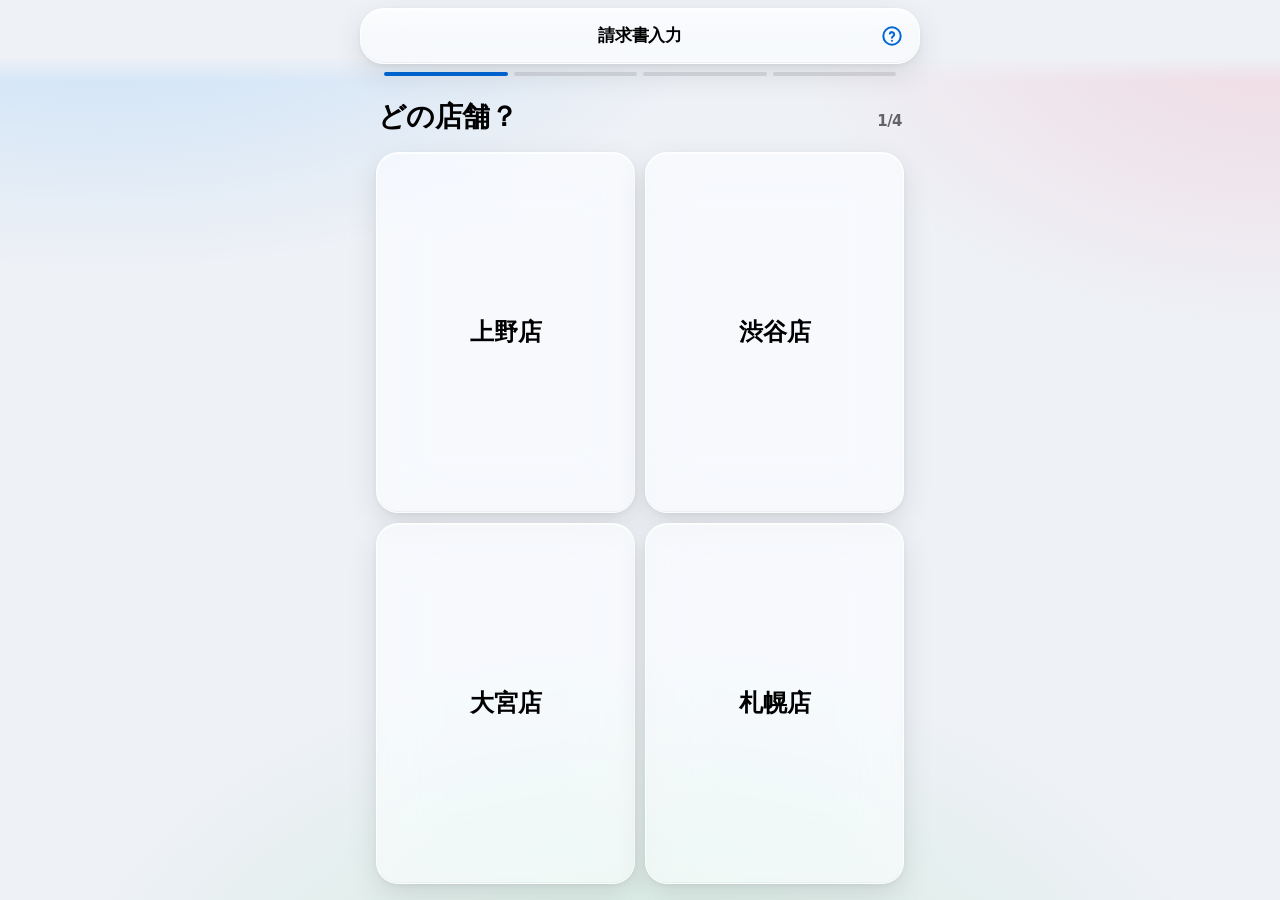
<file: invoice/index.html>
<!DOCTYPE html>
<html lang="ja">
<head>
<meta charset="utf-8">
<meta name="viewport" content="width=device-width, initial-scale=1, viewport-fit=cover">
<meta name="robots" content="noindex, nofollow">
<meta name="apple-mobile-web-app-capable" content="yes">
<meta name="apple-mobile-web-app-title" content="請求書入力">
<meta name="theme-color" content="#eef1f6" media="(prefers-color-scheme: light)">
<meta name="theme-color" content="#000000" media="(prefers-color-scheme: dark)">
<title>請求書入力</title>
<link rel="apple-touch-icon" href="icon-180.png">
<link rel="icon" type="image/png" href="icon-32.png">
<link rel="manifest" href="manifest.webmanifest">
<style>
/* 請求書かんたん入力: 店舗 → 名前 → 写真 → 確認 → 完了。文字は最小限、説明は「?」の中。 */
:root{--bg:#f2f4f7;--panel:#fff;--fg:#14213d;--muted:#5f6b80;--line:#e3e7ee;--accent:#1f5fe0;--accent-soft:#e8effd;--accent-fg:#fff;
 --ok:#0e7a43;--ok-bg:#e2f5ea;--warn:#8a4b00;--warn-bg:#fff2d9;--warn-line:#e8a33d;--bad:#c22b2b;--bad-bg:#fde7e7;--shadow:0 1px 2px rgba(20,33,61,.06),0 4px 14px rgba(20,33,61,.06);
 --font:"Hiragino Sans","Hiragino Kaku Gothic ProN","Noto Sans JP",system-ui,sans-serif}
@media (prefers-color-scheme:dark){:root{--bg:#0e1424;--panel:#172038;--fg:#eef2fb;--muted:#a3afc8;--line:#2a3658;--accent:#6c9dff;--accent-soft:#1d2b4f;--accent-fg:#0a1733;
 --ok:#63d394;--ok-bg:#14372a;--warn:#ffc874;--warn-bg:#3a2b10;--warn-line:#a8752a;--bad:#ff8f86;--bad-bg:#45201d;--shadow:none;color-scheme:dark}}
*{box-sizing:border-box}
html,body{margin:0;background:var(--bg)}
html{height:100%}
body{min-height:100%;min-height:100dvh;display:flex;flex-direction:column}
body{color:var(--fg);font-family:var(--font);font-size:16px;line-height:1.5;-webkit-tap-highlight-color:transparent;-webkit-text-size-adjust:100%}
button{font:inherit;color:inherit}
.top{position:sticky;top:0;z-index:5;background:var(--bg);padding:10px 16px 8px}
.bar{max-width:520px;margin:0 auto;display:flex;align-items:center;gap:8px;min-height:44px}
.bar h1{flex:1;font-size:17px;margin:0;font-weight:800;text-align:center;white-space:nowrap;overflow:hidden;text-overflow:ellipsis}
.icon{width:44px;height:44px;border:0;border-radius:50%;background:transparent;display:grid;place-items:center;cursor:pointer;flex:none}
.icon:active{background:var(--line)}
.icon svg{width:22px;height:22px;stroke:currentColor;fill:none;stroke-width:2.2;stroke-linecap:round;stroke-linejoin:round}
.icon.ghost{visibility:hidden}
.steps{max-width:520px;margin:6px auto 0;display:grid;grid-template-columns:repeat(4,1fr);gap:6px}
.steps i{display:block;height:4px;border-radius:4px;background:var(--line);transition:background .25s}
.steps i.on{background:var(--accent)}
.wrap{flex:1;display:flex;flex-direction:column;width:100%;max-width:560px;margin:0 auto;padding:6px 16px calc(16px + env(safe-area-inset-bottom))}
.screen{flex:1;display:flex;flex-direction:column;animation:in .22s ease-out}
.grow{flex:1}
.grid.fill{flex:1;grid-auto-rows:minmax(76px,1fr)}
.grid.fill .tile{font-size:clamp(18px,5.4vw,24px)}
.bottom{position:sticky;bottom:0;margin:auto -16px 0;padding:12px 16px calc(12px + env(safe-area-inset-bottom));background:linear-gradient(to bottom,transparent,var(--bg) 18px);z-index:4}
.bottom.stack>*+*{margin-top:8px}
@keyframes in{from{opacity:0;transform:translateY(6px)}to{opacity:1;transform:none}}
h2{font-size:22px;margin:8px 2px 14px;font-weight:800;letter-spacing:.01em;display:flex;align-items:baseline;gap:10px}
h2 .pos{margin-left:auto;font-size:14px;color:var(--muted);font-weight:800}
.chips{display:flex;gap:8px;flex-wrap:wrap;margin:0 0 14px}
.chip{display:inline-flex;align-items:center;gap:6px;min-height:36px;padding:6px 12px;border-radius:999px;background:var(--panel);border:1px solid var(--line);font-size:14px;font-weight:700;cursor:pointer}
.chip small{color:var(--muted);font-weight:600}
.grid{display:grid;grid-template-columns:1fr 1fr;gap:10px}
.tile{position:relative;min-height:76px;border:1.5px solid var(--line);border-radius:18px;background:var(--panel);box-shadow:var(--shadow);font-size:18px;font-weight:800;cursor:pointer;padding:12px 10px;text-align:center;word-break:keep-all;overflow-wrap:anywhere;line-height:1.3;transition:transform .08s}
.tile:active{transform:scale(.97)}
.tile.sel{border-color:var(--accent);background:var(--accent-soft);color:var(--accent)}
.tile .tag{position:absolute;top:6px;right:8px;font-size:11px;font-weight:700;color:var(--accent)}
.tile.add{color:var(--accent);border-style:dashed;box-shadow:none;background:transparent}
.addrow{display:flex;gap:8px;margin-top:10px}
.addrow input{flex:1}
.drop{flex:1;display:flex;flex-direction:column;align-items:center;justify-content:center;gap:10px;min-height:260px;border:2px dashed var(--line);border-radius:22px;background:var(--panel);text-align:center;cursor:pointer;padding:24px}
.drop:active{background:var(--accent-soft)}
.drop svg{width:56px;height:56px;stroke:var(--accent);fill:none;stroke-width:1.8;stroke-linecap:round;stroke-linejoin:round}
.drop b{font-size:20px}
.drop span{color:var(--muted);font-size:14px}
.card{background:var(--panel);border:1px solid var(--line);border-radius:18px;padding:4px 16px;margin-bottom:12px;box-shadow:var(--shadow)}
.status{flex:1;display:flex;flex-direction:column;align-items:center;justify-content:center;gap:14px;min-height:300px;color:var(--muted);text-align:center}
.status img{max-width:60%;max-height:40vh;border-radius:12px;opacity:.9}
.spin{width:40px;height:40px;border:4px solid var(--line);border-top-color:var(--accent);border-radius:50%;animation:s 1s linear infinite}
@keyframes s{to{transform:rotate(360deg)}}
.amount{text-align:center;padding:16px 0 10px;border-bottom:1px solid var(--line)}
.amount small{display:block;color:var(--muted);font-size:13px;font-weight:700}
.amount b{font-size:34px;letter-spacing:.01em}
.row{display:flex;justify-content:space-between;align-items:baseline;gap:14px;padding:12px 0;border-bottom:1px solid var(--line)}
.row:last-child{border-bottom:0}
.row dt{color:var(--muted);font-size:14px;font-weight:700;flex:none}
.row dd{margin:0;text-align:right;font-weight:700;word-break:break-all}
.row dd .sub{display:block;font-size:13px;color:var(--warn);font-weight:800;margin-top:2px}
.row.miss dd{color:var(--warn)}
.thumb{display:flex;align-items:center;gap:12px;padding:12px 0;border-bottom:1px solid var(--line);cursor:pointer;width:100%;background:none;border-left:0;border-right:0;border-top:0;text-align:left}
.thumb img{width:56px;height:56px;object-fit:cover;border-radius:10px;background:var(--bg)}
.thumb span{flex:1;font-weight:700}
.thumb em{font-style:normal;color:var(--accent);font-size:14px;font-weight:700}
.note{background:var(--warn-bg);color:var(--warn);border-radius:14px;padding:10px 14px;font-size:14px;font-weight:700;margin-bottom:12px}
.err{background:var(--bad-bg);color:var(--bad);border-radius:14px;padding:10px 14px;font-size:14px;font-weight:700;margin-bottom:12px}
.btn{display:flex;align-items:center;justify-content:center;width:100%;border:0;border-radius:16px;padding:14px;font-weight:800;font-size:17px;min-height:54px;cursor:pointer;transition:transform .08s,opacity .2s}
.btn:active{transform:scale(.98)}
.btn.primary{background:var(--accent);color:var(--accent-fg)}
.btn.sub{background:var(--panel);color:var(--fg);border:1.5px solid var(--line)}
.btn.text{background:transparent;color:var(--fg);min-height:48px;font-size:16px;text-decoration:underline;text-underline-offset:4px;text-decoration-color:var(--line)}
.btn:disabled{opacity:.45}
.btn.small{width:auto;min-height:46px;padding:10px 16px;font-size:15px;border-radius:12px}
.pair{display:grid;grid-template-columns:1fr 1fr;gap:10px;margin-bottom:6px}
.stack>*+*{margin-top:10px}
label{display:flex;flex-direction:column;gap:5px;font-size:13px;font-weight:700;color:var(--muted);margin:12px 0;min-width:0}
input,select{font:inherit;font-size:16px;color:var(--fg);background:var(--bg);border:1.5px solid var(--line);border-radius:12px;padding:11px 12px;min-height:48px;width:100%;min-width:0;appearance:none;-webkit-appearance:none}
select{background-image:linear-gradient(45deg,transparent 50%,var(--muted) 50%),linear-gradient(135deg,var(--muted) 50%,transparent 50%);background-position:calc(100% - 18px) 21px,calc(100% - 13px) 21px;background-size:5px 5px;background-repeat:no-repeat;padding-right:32px}
input:focus,select:focus{outline:none;border-color:var(--accent)}
input.empty,select.empty{border-color:var(--warn-line);background:var(--warn-bg)}
.hint{font-size:13px;color:var(--warn);font-weight:800}
.paper{position:relative;display:block;width:100%;height:230px;border:1px solid var(--line);border-radius:18px;overflow:hidden;background:var(--panel);margin-bottom:12px;padding:0;cursor:zoom-in;box-shadow:var(--shadow)}
.paper img{width:100%;height:100%;object-fit:contain;display:block;background:var(--bg)}
.paper span{position:absolute;right:10px;bottom:10px;background:rgba(10,16,30,.72);color:#fff;font-size:14px;font-weight:800;padding:8px 12px;border-radius:999px;min-height:36px;display:flex;align-items:center;gap:6px}
.paper.pdf{display:grid;place-items:center;height:72px;cursor:default;font-weight:800;color:var(--muted)}
.viewer{position:fixed;inset:0;z-index:25;background:#000;display:flex;flex-direction:column}
.viewer .vbar{display:flex;justify-content:space-between;align-items:center;padding:calc(8px + env(safe-area-inset-top)) 10px 8px;color:#fff}
.viewer .vbar b{font-size:15px}
.viewer .vbar button{min-height:44px;min-width:88px;border:0;border-radius:999px;background:#fff;color:#111;font-weight:800;font-size:16px;cursor:pointer}
.viewer .vbody{flex:1;overflow:auto;-webkit-overflow-scrolling:touch;touch-action:pan-x pan-y pinch-zoom}
.viewer img{display:block;width:100%;height:auto}
.viewer img.big{width:220%;max-width:none}
.slow{font-size:14px;color:var(--muted);max-width:260px}
.pages{flex:1;display:grid;grid-template-columns:1fr 1fr;gap:10px;align-content:start}
.pg{position:relative;aspect-ratio:3/4;border-radius:16px;overflow:hidden;background:var(--panel);border:1px solid var(--line);box-shadow:var(--shadow)}
.pg img{width:100%;height:100%;object-fit:cover;display:block}
.pg .pdftag{position:absolute;left:6px;bottom:6px;background:rgba(0,0,0,.62);color:#fff;font-size:12px;font-weight:700;padding:2px 7px;border-radius:999px}
.pg .pdf{display:grid;place-items:center;height:100%;font-weight:800;color:var(--muted);padding:8px;text-align:center;word-break:break-all;font-size:14px}
.pg .no{position:absolute;left:8px;top:8px;background:rgba(10,16,30,.72);color:#fff;font-size:13px;font-weight:800;border-radius:999px;min-width:28px;height:28px;display:grid;place-items:center;padding:0 8px}
.pg .rm{position:absolute;right:4px;top:4px;width:44px;height:44px;border:0;background:transparent;cursor:pointer;display:grid;place-items:center}
.pg .rm i{width:30px;height:30px;border-radius:50%;background:rgba(10,16,30,.72);color:#fff;display:grid;place-items:center;font-style:normal;font-size:18px;font-weight:800}
.pg.add{display:flex;flex-direction:column;align-items:center;justify-content:center;gap:6px;border:2px dashed var(--line);background:transparent;box-shadow:none;color:var(--accent);font-weight:800;cursor:pointer}
.pg.add svg{width:34px;height:34px;stroke:var(--accent);fill:none;stroke-width:2;stroke-linecap:round}
.ready{font-size:13px;font-weight:800;color:var(--ok);text-align:center;margin-bottom:6px}
.carousel{display:flex;overflow-x:auto;scroll-snap-type:x mandatory;gap:8px;margin:0 0 12px;scrollbar-width:none}
.carousel::-webkit-scrollbar{display:none}
.carousel .paper{flex:0 0 100%;scroll-snap-align:center;margin:0}
.paper .cnt{left:10px;right:auto}
.viewer .vbody img+img{margin-top:8px}
.dots{display:flex;justify-content:center;gap:6px;margin:-4px 0 12px}
.dots i{width:7px;height:7px;border-radius:50%;background:var(--line);transition:background .2s}
.dots i.on{background:var(--accent)}
.need{background:var(--warn-bg);color:var(--warn);border-radius:14px;padding:10px 14px;font-size:14px;font-weight:800;margin-bottom:12px}
.seg{display:grid;grid-template-columns:1fr 1fr;gap:8px}
.seg button{min-height:48px;border-radius:12px;border:1.5px solid var(--line);background:var(--bg);font-weight:800;cursor:pointer}
.seg button.sel{border-color:var(--accent);background:var(--accent-soft);color:var(--accent)}
.done{flex:1;display:flex;flex-direction:column;align-items:center;justify-content:center;text-align:center;padding:30px 10px 20px}
.done .mark{width:96px;height:96px;border-radius:50%;background:var(--ok-bg);color:var(--ok);display:grid;place-items:center;margin:0 auto 14px;animation:pop .35s cubic-bezier(.2,1.6,.4,1)}
.done .mark svg{width:40px;height:40px;stroke:currentColor;fill:none;stroke-width:3;stroke-linecap:round;stroke-linejoin:round}
@keyframes pop{from{transform:scale(.4);opacity:0}to{transform:none;opacity:1}}
.done b{font-size:24px}
.done p{color:var(--muted);margin:6px 0 0;font-size:15px}
.list{background:var(--panel);border:1px solid var(--line);border-radius:18px;box-shadow:var(--shadow);overflow:hidden}
.li{display:flex;align-items:center;gap:10px;padding:8px 8px 8px 16px;border-bottom:1px solid var(--line);min-height:60px}
.li:last-child{border-bottom:0}
.li span{flex:1;font-weight:800;font-size:17px;word-break:break-all}
.li .icon{width:44px;height:44px}
.li .del{color:var(--bad)}
.li .icon:disabled{opacity:.25}
.empty-msg{padding:20px;text-align:center;color:var(--muted)}
.sheet{position:fixed;inset:0;z-index:20;background:rgba(10,16,30,.45);display:flex;align-items:flex-end;justify-content:center;animation:fade .2s}
@keyframes fade{from{opacity:0}}
.sheet>div{background:var(--panel);width:100%;max-width:520px;border-radius:22px 22px 0 0;padding:20px 18px calc(20px + env(safe-area-inset-bottom));animation:up .25s ease-out;max-height:90vh;overflow:auto}
@keyframes up{from{transform:translateY(30px)}}
.sheet h3{margin:0 0 10px;font-size:18px}
.sheet p{margin:0 0 8px;color:var(--muted);font-size:15px}
.sheet img{width:100%;border-radius:12px;display:block}
.toast{position:fixed;left:50%;bottom:calc(24px + env(safe-area-inset-bottom));transform:translateX(-50%);background:var(--fg);color:var(--bg);padding:10px 18px;border-radius:999px;font-size:14px;font-weight:700;z-index:30;animation:fade .2s}
.foot{text-align:center;margin-top:22px}
.foot a{color:var(--muted);font-size:13px;font-weight:700;text-decoration:none;display:inline-block;padding:12px}
[hidden]{display:none!important}
/* ===== シフトアプリと同じ見た目（すりガラスのバー・白いカード・カプセル型ボタン・システムの青） ===== */
:root{
  --sys-blue:#0088ff; --sys-green:#34c759; --sys-red:#ff383c; --sys-orange:#ff8d28;
  --label:#000; --label2:rgba(60,60,67,.6); --fill:rgba(120,120,128,.12); --fill2:rgba(120,120,128,.2);
  --bg:#eef1f6; --panel:#fff; --fg:#000; --muted:rgba(60,60,67,.6); --line:rgba(60,60,67,.12);
  --accent:var(--sys-blue); --accent-soft:rgba(0,136,255,.12); --accent-fg:#fff;
  --ok:#248a3d; --ok-bg:rgba(52,199,89,.16); --warn:#c25700; --warn-bg:#fff6e0; --warn-line:#ffb340; --bad:#d70015; --bad-bg:rgba(255,56,60,.12);
  --glass:rgba(255,255,255,.58); --glass-strong:rgba(250,250,252,.9); --glass-edge:rgba(255,255,255,.75);
  --glass-shadow:0 10px 30px rgba(0,0,0,.10),0 2px 6px rgba(0,0,0,.06),inset 0 1px 0 rgba(255,255,255,.9),inset 0 -1px 0 rgba(0,0,0,.04);
  --card-shadow:0 1px 3px rgba(0,0,0,.06),0 10px 30px rgba(0,0,0,.06);
  --blur:blur(28px) saturate(190%);
  --font:-apple-system,BlinkMacSystemFont,"SF Pro Text","SF Pro Display","Hiragino Sans","Hiragino Kaku Gothic ProN","Helvetica Neue",system-ui,sans-serif;
  --spring:cubic-bezier(.2,.9,.3,1.12);
}
@media (prefers-color-scheme:dark){:root{
  --label:#fff; --label2:rgba(235,235,245,.6); --fill:rgba(120,120,128,.24); --fill2:rgba(120,120,128,.36);
  --bg:#000; --panel:#1c1c1e; --fg:#fff; --muted:rgba(235,235,245,.6); --line:rgba(84,84,88,.6);
  --accent:#0a84ff; --accent-soft:rgba(10,132,255,.22); --sys-blue:#0a84ff;
  --ok:#30d158; --ok-bg:rgba(48,209,88,.18); --warn:#ffb340; --warn-bg:rgba(255,159,10,.16); --warn-line:#ff9f0a; --bad:#ff6961; --bad-bg:rgba(255,69,58,.18);
  --glass:rgba(44,44,46,.62); --glass-strong:rgba(36,36,38,.94); --glass-edge:rgba(255,255,255,.08);
  --glass-shadow:0 10px 30px rgba(0,0,0,.5),inset 0 1px 0 rgba(255,255,255,.06);
  --card-shadow:none; color-scheme:dark
}}
html,body{background:var(--bg)}
body{font-family:var(--font);color:var(--label);background:
  radial-gradient(1100px 600px at 8% -10%,rgba(0,136,255,.20),transparent 60%),
  radial-gradient(900px 600px at 100% 0%,rgba(255,45,85,.13),transparent 55%),
  radial-gradient(1000px 700px at 50% 120%,rgba(52,199,89,.16),transparent 60%),
  var(--bg);background-attachment:fixed}
@media (prefers-color-scheme:dark){body{background:
  radial-gradient(1100px 600px at 8% -10%,rgba(10,132,255,.22),transparent 60%),
  radial-gradient(900px 600px at 100% 0%,rgba(255,55,95,.12),transparent 55%),
  radial-gradient(1000px 700px at 50% 120%,rgba(48,209,88,.12),transparent 60%),#000;background-attachment:fixed}}
/* 上のバー: 浮いたすりガラスのカプセル */
.top{background:transparent;padding:8px 10px 6px}
.top .bar{background:var(--glass);-webkit-backdrop-filter:var(--blur);backdrop-filter:var(--blur);border:1px solid var(--glass-edge);box-shadow:var(--glass-shadow);border-radius:24px;padding:4px;max-width:560px;position:relative}
.top .bar::before{content:"";position:absolute;inset:0;border-radius:inherit;pointer-events:none;background:linear-gradient(180deg,rgba(255,255,255,.5),rgba(255,255,255,0) 45%)}
@media (prefers-color-scheme:dark){.top .bar::before{display:none}}
.top .bar>*{position:relative}
.bar h1{font-size:17px;font-weight:700;letter-spacing:-.01em}
.icon{color:var(--sys-blue)}
.icon:active{background:var(--fill)}
.steps{max-width:540px;padding:0 14px;margin-top:8px}
.steps i{height:4px;background:var(--fill2)}
.steps i.on{background:var(--sys-blue)}
.wrap{max-width:560px}
h2{font-size:28px;font-weight:800;letter-spacing:-.02em;color:var(--label)}
h2 .pos{color:var(--label2);font-weight:700}
/* 選ぶボタン（店舗・名前）: すりガラスのカード */
.tile{background:var(--glass);-webkit-backdrop-filter:var(--blur);backdrop-filter:var(--blur);border:1px solid var(--glass-edge);box-shadow:var(--glass-shadow);border-radius:22px;color:var(--label);font-weight:700;transition:transform .18s var(--spring),background .2s}
.tile:active{transform:scale(.96)}
.tile.sel{background:rgba(255,255,255,.92);color:var(--sys-blue);border-color:rgba(0,136,255,.45);box-shadow:0 0 0 2px var(--sys-blue),var(--glass-shadow)}
@media (prefers-color-scheme:dark){.tile.sel{background:rgba(10,132,255,.22);color:#fff}}
.tile .tag{color:var(--sys-blue);font-weight:800}
.tile.add{background:rgba(255,255,255,.28);border:1.5px dashed rgba(0,136,255,.45);box-shadow:none;color:var(--sys-blue)}
@media (prefers-color-scheme:dark){.tile.add{background:rgba(255,255,255,.04)}}
/* チップ（店舗・名前の変更） */
.chip{background:var(--glass);-webkit-backdrop-filter:var(--blur);backdrop-filter:var(--blur);border:1px solid var(--glass-edge);box-shadow:0 2px 8px rgba(0,0,0,.06);color:var(--label);font-weight:600}
.chip small{color:var(--sys-blue);font-weight:600}
/* 写真を撮る */
.drop{background:var(--glass);-webkit-backdrop-filter:var(--blur);backdrop-filter:var(--blur);border:1.5px dashed rgba(0,136,255,.4);box-shadow:var(--glass-shadow);border-radius:28px}
.drop:active{background:rgba(255,255,255,.75)}
.drop b{font-weight:700;color:var(--label)}
.drop span{color:var(--label2)}
.drop svg{stroke:var(--sys-blue)}
.pg{border-radius:18px;border:1px solid var(--glass-edge);box-shadow:var(--glass-shadow);background:var(--panel)}
.pg.add{background:var(--glass);-webkit-backdrop-filter:var(--blur);backdrop-filter:var(--blur);border:1.5px dashed rgba(0,136,255,.45);color:var(--sys-blue)}
.pg.add svg{stroke:var(--sys-blue)}
/* 内容のカード: 白くくっきり */
.card,.list{background:var(--panel);border:1px solid rgba(0,0,0,.06);box-shadow:var(--card-shadow);border-radius:20px}
@media (prefers-color-scheme:dark){.card,.list{border-color:rgba(255,255,255,.06)}}
.row{border-bottom:1px solid var(--line)}
.row dt{color:var(--label2);font-weight:500}
.row dd{font-weight:600;color:var(--label)}
.amount{border-bottom:1px solid var(--line)}
.amount small{color:var(--label2);font-weight:600}
.amount b{font-weight:700;letter-spacing:-.02em;font-variant-numeric:tabular-nums}
.paper{border-radius:20px;border:1px solid rgba(0,0,0,.06);box-shadow:var(--card-shadow)}
.paper span{background:rgba(30,30,32,.62);-webkit-backdrop-filter:blur(12px);backdrop-filter:blur(12px);font-weight:600}
.dots i.on{background:var(--sys-blue)}
.need{border-radius:14px;font-weight:600}
.err{border-radius:14px;font-weight:600}
/* ボタン: カプセル */
.btn{border-radius:999px;font-weight:600;letter-spacing:-.01em;transition:transform .18s var(--spring),opacity .2s,background .2s}
.btn:active{transform:scale(.97)}
.btn.primary{background:var(--sys-blue);color:#fff;box-shadow:inset 0 1px 0 rgba(255,255,255,.35),0 2px 6px rgba(0,136,255,.3)}
.btn.sub{background:var(--fill);color:var(--sys-blue);border:0}
.btn.sub:active{background:var(--fill2)}
.btn.text{color:var(--sys-blue);text-decoration:none}
.bottom .btn.sub{background:var(--panel);box-shadow:0 1px 3px rgba(0,0,0,.08),inset 0 0 0 1px rgba(0,0,0,.05)}
@media (prefers-color-scheme:dark){.bottom .btn.sub{background:#2c2c2e;box-shadow:none}}
.bottom{background:linear-gradient(to bottom,rgba(238,241,246,0),#eef1f6 18px)!important}
@media (prefers-color-scheme:dark){.bottom{background:linear-gradient(to bottom,rgba(0,0,0,0),#000 18px)!important}}
.btn.small{border-radius:999px}
.bottom{background:linear-gradient(to bottom,transparent,rgba(238,241,246,.92) 22px)}
@media (prefers-color-scheme:dark){.bottom{background:linear-gradient(to bottom,transparent,rgba(0,0,0,.9) 22px)}}
/* 入力欄 */
input,select{background:var(--fill);border:1.5px solid transparent;border-radius:12px;color:var(--label)}
input:focus,select:focus{background:var(--panel);border-color:var(--sys-blue);box-shadow:0 0 0 4px var(--accent-soft)}
input.empty,select.empty{background:var(--warn-bg);border-color:var(--warn-line)}
label{color:var(--label2);font-weight:600}
.seg{background:var(--fill);border-radius:999px;padding:3px;gap:3px}
.seg button{border:0;border-radius:999px;background:transparent;color:var(--label);font-weight:600;min-height:42px}
.seg button.sel{background:#fff;color:var(--label);box-shadow:0 2px 8px rgba(0,0,0,.12),inset 0 1px 0 rgba(255,255,255,.9)}
@media (prefers-color-scheme:dark){.seg button.sel{background:#636366;color:#fff}}
/* 管理画面 */
.li{border-bottom:1px solid var(--line)}
.li span{font-weight:600}
.li .icon{color:var(--sys-blue)}
.li .del{color:var(--sys-red)}
/* 読みやすさ: 小さい文字を少し大きく・濃く */
:root{--label2:rgba(60,60,67,.78)}
@media (prefers-color-scheme:dark){:root{--label2:rgba(235,235,245,.75)}}
.row dt{font-size:15px}.row dd{font-size:16px}.row dd .sub{font-size:13px}
.amount small{font-size:14px} h2 .pos{font-size:15px} label{font-size:14px}
.sheet p{font-size:16px;line-height:1.6} .chip{font-size:15px} .drop span{font-size:15px}
.dupw{background:rgba(255,56,60,.10);color:var(--bad);border:1.5px solid rgba(255,56,60,.35);border-radius:14px;padding:10px 14px;margin-bottom:12px;font-size:14px;font-weight:600}
.dupw b{display:inline-block;font-size:15px;margin-right:8px}
/* 下から出る画面・トースト・拡大表示 */
.sheet{background:rgba(0,0,0,.28)}
.sheet>div{background:var(--glass-strong);-webkit-backdrop-filter:blur(40px) saturate(180%);backdrop-filter:blur(40px) saturate(180%);border:1px solid var(--glass-edge);box-shadow:var(--glass-shadow);border-radius:28px;margin:0 8px calc(8px + env(safe-area-inset-bottom));width:calc(100% - 16px);padding-bottom:18px;animation:up .32s cubic-bezier(.32,.72,0,1)}
.sheet h3{font-weight:700}
.sheet p{color:var(--label2)}
.toast{background:rgba(30,30,32,.62);-webkit-backdrop-filter:var(--blur);backdrop-filter:var(--blur);color:#fff;border:1px solid rgba(255,255,255,.18);font-weight:600}
.viewer .vbar button{border-radius:999px;font-weight:600}
.done .mark{background:var(--ok-bg);color:var(--sys-green)}
.done b{font-weight:700}
.ready{color:var(--ok);font-weight:700}
.spin{border-color:var(--fill2);border-top-color:var(--sys-blue)}
.status{color:var(--label2)}
.slow{color:var(--label2)}
.foot a{color:var(--sys-blue)}
@supports not ((-webkit-backdrop-filter:blur(1px)) or (backdrop-filter:blur(1px))){.top .bar,.tile,.chip,.drop,.sheet>div,.pg.add{background:rgba(255,255,255,.96)}}
/* ===== 表示チェックで見つかった所の修正 ===== */
/* 青を少し深くして白い文字・白地の青文字を読みやすく（明るい所で4.5以上） */
:root{--sys-blue:#0068d6;--accent:#0068d6;--muted:rgba(60,60,67,.78);--warn:#9a4300}
@media (prefers-color-scheme:dark){:root{--warn:#ffb340;--bad:#ff8a80}}
@media (prefers-color-scheme:dark){:root{--sys-blue:#4ea1ff;--accent:#4ea1ff;--muted:rgba(235,235,245,.75)}
  .btn.primary{background:#0068d6;color:#fff}}
.btn.primary{box-shadow:inset 0 1px 0 rgba(255,255,255,.3),0 2px 6px rgba(0,104,214,.3)}
.tile.sel{box-shadow:0 0 0 2px var(--sys-blue),var(--glass-shadow)}
/* 押しやすさ: 44px以上 */
.chip{min-height:44px;padding:8px 14px}
.seg button{min-height:46px}
.foot a{min-height:48px;display:inline-flex;align-items:center;padding:0 16px}
.bar .icon{width:46px;height:46px}
.sheet>div{background:rgba(250,250,252,.98)}
@media (prefers-color-scheme:dark){.sheet>div{background:rgba(36,36,38,.98)}}
/* 長い文字は折り返す欄 */
textarea{font:inherit;font-size:16px;color:var(--label);background:var(--fill);border:1.5px solid transparent;border-radius:12px;padding:11px 12px;min-height:48px;width:100%;min-width:0;resize:none;overflow:hidden;line-height:1.45;display:block}
textarea:focus{outline:none;background:var(--panel);border-color:var(--sys-blue);box-shadow:0 0 0 4px var(--accent-soft)}
textarea.empty{background:var(--warn-bg);border-color:var(--warn-line)}
@media (max-width:360px){.pair{grid-template-columns:1fr}.pair.wide,.pair{gap:0}}
.pair.wide{align-items:start}
.pair.acct{grid-template-columns:minmax(118px,.8fr) 1.2fr}
/* 上のバーの下にスクロールした文字が透けないように */
.top{background:linear-gradient(to bottom,var(--bg) 70%,rgba(238,241,246,0))}
@media (prefers-color-scheme:dark){.top{background:linear-gradient(to bottom,#000 70%,rgba(0,0,0,0))}}
/* 確認画面の長い値は折り返し、ラベルは縮めない */
.row dd{min-width:0;overflow-wrap:anywhere}
.dupw{overflow-wrap:anywhere}
.done p{overflow-wrap:anywhere;max-width:100%}
@media (prefers-reduced-motion:reduce){*{animation:none!important;transition:none!important}}
</style>
</head>
<body>
<header class="top">
  <div class="bar">
    <button class="icon" id="back" type="button" aria-label="戻る"><svg viewBox="0 0 24 24"><path d="M15 18l-6-6 6-6"/></svg></button>
    <h1 id="title">請求書入力</h1>
    <button class="icon" id="help" type="button" aria-label="使い方"><svg viewBox="0 0 24 24"><circle cx="12" cy="12" r="9.5"/><path d="M9.6 9.3a2.5 2.5 0 0 1 4.8 1c0 1.7-2.4 2.2-2.4 3.7"/><path d="M12 17.2h.01"/></svg></button>
  </div>
  <div class="steps" id="steps" aria-hidden="true"><i></i><i></i><i></i><i></i></div>
</header>

<main class="wrap" id="app"></main>

<input id="file" type="file" accept="image/*,application/pdf" multiple hidden>

<script>
var INIT = null;
// GitHub Pages 版（Googleの帯なし）は INIT が無いので、ここで作って裏で最新の名前一覧を取る
var API_URL = 'https://script.google.com/macros/s/AKfycbx7QWD5YKKV45DEEBYmDwhxWFfLDeibupcTuJOSVYxOcd2IuL3_Bnz2cJbHrsLUr_Xi/exec';
var HOSTED = !(window.google && google.script && google.script.run);
if (!INIT) {
  var cached = null; try { cached = JSON.parse(localStorage.getItem('ciq_names') || 'null'); } catch (e) {}
  if (!cached || !cached.length) cached = ['まゆか', 'かずき(札幌)', 'こたろう', 'みずき', 'なす', 'りょう']; // 初回だけ。すぐ最新に置き換わる
  INIT = { stores: ['上野店', '渋谷店', '大宮店', '札幌店'], registrants: cached, admin: /[?&]page=admin/.test(location.search), url: location.origin + location.pathname };
}
var $ = function (id) { return document.getElementById(id); };
var app = $('app');
function esc(s) { return String(s == null ? '' : s).replace(/[&<>"']/g, function (c) { return { '&': '&amp;', '<': '&lt;', '>': '&gt;', '"': '&quot;', "'": '&#39;' }[c]; }); }
function ls(k, v) { try { if (v === undefined) return localStorage.getItem(k) || ''; localStorage.setItem(k, v); } catch (e) { return ''; } }
function yen(n) { return n ? '¥' + Number(String(n).replace(/\D/g, '')).toLocaleString() : ''; }
function jd(s) { var m = String(s || '').match(/(\d{4})-(\d{2})-(\d{2})/); return m ? Number(m[1]) + '/' + Number(m[2]) + '/' + Number(m[3]) : ''; }
function toast(t) { var d = document.createElement('div'); d.className = 'toast'; d.textContent = t; document.body.appendChild(d); setTimeout(function () { d.remove(); }, 2200); }
function run(fn) {
  var args = [].slice.call(arguments, 1);
  if (HOSTED) {
    return fetch(API_URL, { method: 'POST', headers: { 'Content-Type': 'text/plain;charset=utf-8' }, body: JSON.stringify({ fn: fn, args: args }) })
      .then(function (r) { if (!r.ok) throw new Error('通信に失敗しました（' + r.status + '）'); return r.json().catch(function () { throw new Error('混み合っています。少し待ってからもう一度'); }); },
        function () { throw new Error('通信できませんでした。電波の良い所でもう一度'); })
      .then(function (j) { if (!j.ok) throw new Error(j.error); return j.result; });
  }
  return new Promise(function (ok, ng) { google.script.run.withSuccessHandler(ok).withFailureHandler(function (e) { ng(new Error(e && e.message || String(e))); })[fn].apply(null, args); });
}

var S = {
  view: '', store: ls('ciq_store'), name: ls('ciq_name'),
  registrants: INIT.registrants || [], adding: false,
  pages: [], f: null, error: '', busy: false, reqId: 0,
  pre: null // 先読み: { key, promise } 写真がそろった時点で読み取りを始めておく
};
var MAX_PAGES = 20;
var NEED = ['vendor', 'description', 'amount', 'invoiceDate', 'dueDate', 'payMethod'];
var BANK = ['bank', 'branch', 'accountType', 'accountNumber', 'accountName'];
var LABEL = { vendor: '取引先', description: '請求内容', amount: '金額', invoiceDate: '請求日', dueDate: '支払期限', payMethod: '支払方法', bank: '銀行', branch: '支店', accountType: '種別', accountNumber: '口座番号', accountName: '口座名義', note: '備考' };
function needed() { return NEED.concat(S.f && S.f.payMethod === '銀行振込' ? BANK : []); }
function missing() { return needed().filter(function (k) { return !String(S.f[k] || '').trim(); }); }

// ---------- 画面の切り替え ----------
var ORDER = { store: 1, name: 2, photo: 3, reading: 3, confirm: 4, edit: 4, done: 4 };
function go(v) {
  S.view = v;
  var n = ORDER[v] || 0;
  [].forEach.call($('steps').children, function (el, i) { el.classList.toggle('on', i < n); });
  $('steps').hidden = !n || INIT.admin;
  $('back').classList.toggle('ghost', !(v === 'name' || v === 'photo' || v === 'edit' || v === 'confirm'));
  render();
  window.scrollTo(0, 0);
}
$('back').onclick = function () {
  if (S.busy) return;
  if (S.view === 'name') go('store');
  else if (S.view === 'photo') go('name');
  else if (S.view === 'edit') { readEdit(); go('confirm'); }
  else if (S.view === 'confirm') ask('この請求書をやめますか？', '入力した内容は消えます。', 'やめる', function () { resetDoc(); go('photo'); });
};

function saveNames(list) { S.registrants = list; try { localStorage.setItem('ciq_names', JSON.stringify(list)); } catch (e) {} }
function render() {
  var v = S.view, h = '';
  if (v === 'store') {
    h = '<div class="screen"><h2>どの店舗？<span class="pos">1/4</span></h2><div class="grid fill">' + INIT.stores.map(function (s) {
      return '<button class="tile' + (s === S.store ? ' sel' : '') + '" data-store="' + esc(s) + '">' + esc(s) + (s === S.store ? '<span class="tag">前回</span>' : '') + '</button>';
    }).join('') + '</div></div>';
  } else if (v === 'name') {
    h = '<div class="screen">' + chips(['store']) + '<h2>だれが登録？<span class="pos">2/4</span></h2><div class="grid fill">' + S.registrants.map(function (n) {
      return '<button class="tile' + (n === S.name ? ' sel' : '') + '" data-name="' + esc(n) + '">' + esc(n).replace(/[（(]/, '<wbr>$&') + (n === S.name ? '<span class="tag">前回</span>' : '') + '</button>';
    }).join('') + '<button class="tile add" id="addOpen" type="button">＋ 追加</button></div>' +
      (S.adding ? '<div class="addrow"><input id="newName" maxlength="20" placeholder="名前" autocomplete="off" enterkeyhint="done"><button class="btn primary small" id="addGo" type="button">追加</button></div>' : '') +
      '</div>';
  } else if (v === 'photo') {
    var cam = '<svg viewBox="0 0 24 24"><path d="M3 8.5A2.5 2.5 0 0 1 5.5 6h2l1.6-2h5.8l1.6 2h2A2.5 2.5 0 0 1 21 8.5v9a2.5 2.5 0 0 1-2.5 2.5h-13A2.5 2.5 0 0 1 3 17.5z"/><circle cx="12" cy="13" r="3.6"/></svg>';
    h = '<div class="screen">' + chips(['store', 'name']) + (S.error ? '<div class="err">' + esc(S.error) + '</div>' : '') +
      '<h2>請求書を撮る<span class="pos">3/4</span></h2>' +
      (!S.pages.length ? '<label class="drop" for="file">' + cam + '<b>カメラを開く</b><span>' + (S.opening ? 'PDFを開いています…' : '写真・PDFも選べます（複数枚OK）') + '</span></label>' :
        '<div class="pages">' + S.pages.map(function (pg, i) {
          return '<div class="pg">' + (pg.url ? '<img src="' + pg.url + '" alt="">' : '<div class="pdf">PDF<br>' + esc(pg.name) + '</div>') + (pg.doc ? '<span class="pdftag">PDF ' + pg.pno + '/' + pg.doc.n + '</span>' : '') +
            '<span class="no">' + (i + 1) + '</span><button class="rm" type="button" data-rm="' + i + '" aria-label="' + (i + 1) + '枚目を外す"><i>×</i></button></div>';
        }).join('') + (S.pages.length < MAX_PAGES ? '<label class="pg add" for="file"><svg viewBox="0 0 24 24"><path d="M12 5v14M5 12h14"/></svg>もう1枚</label>' : '') + '</div>' +
        '<div class="bottom">' + '<div class="ready" id="ready"' + (S.pre && S.pre.done ? '' : ' hidden') + '>' + (S.pages.length > 1 ? S.pages.length + '枚まとめて' : '') + '読み取り済み</div>' +
        '<button class="btn primary" id="readGo" type="button"' + (S.opening ? ' disabled' : '') + '>' + (S.opening ? 'PDFを開いています…' : 'これで読み取る（' + S.pages.length + '枚）') + '</button></div>') + '</div>';
  } else if (v === 'reading') {
    var first = S.pages[0];
    h = '<div class="screen status">' + (first && first.url ? '<img src="' + first.url + '" alt="">' : '') + '<div class="spin"></div><div id="stage">読み取り中…' + (S.pages.length > 1 ? '（' + S.pages.length + '枚）' : '') + '</div><div class="slow" id="slow" hidden>時間がかかっています。もう少しお待ちください</div><button class="btn text" id="cancelRead" type="button" style="width:auto">やめる</button></div>';
  } else if (v === 'confirm') {
    h = confirmHtml();
  } else if (v === 'edit') {
    h = editHtml();
  } else if (v === 'done') {
    h = '<div class="screen"><div class="done"><div class="mark"><svg viewBox="0 0 24 24"><path d="M5 12.5l4.5 4.5L19 7.5"/></svg></div><b>登録しました</b><p>' + esc(S.last) + '</p></div>' +
      '<div class="stack bottom"><button class="btn primary" id="again" type="button">続けて登録</button><button class="btn text" id="restart" type="button">店舗・名前を変える</button></div></div>';
  } else if (v === 'admin') {
    h = adminHtml();
  }
  app.innerHTML = h;
  bind();
}

function chips(which) {
  return '<div class="chips">' + which.map(function (k) {
    return '<button class="chip" data-chip="' + k + '" type="button">' + esc(k === 'store' ? S.store : S.name) + ' <small>変更</small></button>';
  }).join('') + '</div>';
}

function confirmHtml() {
  var f = S.f, miss = missing();
  var row = function (k, val, sub) {
    var m = miss.indexOf(k) >= 0;
    return '<div class="row' + (m ? ' miss' : '') + '"><dt>' + LABEL[k] + '</dt><dd>' + (m ? '未入力' : esc(val)) + (sub && !m ? '<span class="sub">' + sub + '</span>' : '') + '</dd></div>';
  };
  var bank = f.payMethod === '銀行振込';
  var h = '<div class="screen"><h2>これでいいですか？<span class="pos">4/4</span></h2>' + (S.error ? '<div class="err">' + esc(S.error) + '</div>' : '') + paperHtml() +
    (S.dup ? '<div class="dupw" role="alert"><b>登録済みかも</b>' + esc(S.dup.date) + '登録・' + esc(S.dup.store) + (S.dup.by ? '・' + esc(S.dup.by) : '') + '<br>' + esc(S.dup.vendor) + '・' + yen(S.dup.amount) + (S.dup.invoiceDate ? '・請求日' + esc(jd(S.dup.invoiceDate)) : '') + '</div>' : '') +
    (miss.length ? '<div class="note">' + miss.map(function (k) { return LABEL[k]; }).join('・') + ' が読めませんでした</div>' : '') +
    '<div class="card"><div class="amount' + (miss.indexOf('amount') >= 0 ? ' miss' : '') + '"><small>金額（税込）</small><b>' + (f.amount ? yen(f.amount) : '<span style="color:var(--warn)">未入力</span>') + '</b></div><dl style="margin:0">' +
    row('vendor', f.vendor) + row('description', f.description) +
    row('invoiceDate', jd(f.invoiceDate)) + row('dueDate', jd(f.dueDate), f.dueGuessed ? '記載なし→翌月末' : '') +
    '</dl></div><div class="card"><dl style="margin:0">' + row('payMethod', f.payMethod) +
    (bank ? row('bank', [f.bank, f.branch].filter(Boolean).join(' ')).replace('<dt>銀行</dt>', '<dt>振込先</dt>') +
      row('accountNumber', [f.accountType, f.accountNumber].filter(Boolean).join(' ')) +
      row('accountName', f.accountName, f.nameGuessed ? '取引先名から自動' : '') : '') +
    (f.note ? row('note', f.note) : '') + '</dl></div>' +
    '<div class="card"><dl style="margin:0"><div class="row"><dt>店舗・登録者</dt><dd>' + esc(S.store) + '・' + esc(S.name) + '</dd></div></dl></div>' +
    '<div class="stack bottom"><button class="btn primary" id="ok" type="button"' + (S.busy ? ' disabled' : '') + '>' + (S.busy ? '登録中…' : (miss.length ? '足りない所を入れる' : 'これで登録')) + '</button>' +
    '<div class="pair" style="margin:0"><button class="btn sub" id="fix" type="button"' + (S.busy ? ' disabled' : '') + '>直す</button>' +
    '<button class="btn sub" id="redo" type="button"' + (S.busy ? ' disabled' : '') + '>やりなおす</button></div></div></div>';
  return h;
}

function paperHtml() {
  var n = S.pages.length;
  return '<div class="carousel">' + S.pages.map(function (pg, i) {
    var cnt = n > 1 ? '<span class="cnt">' + (i + 1) + '/' + n + '</span>' : '';
    if (pg.url) return '<button class="paper" data-see="' + i + '" type="button" aria-label="' + (i + 1) + '枚目を大きく見る"><img src="' + pg.url + '" alt="">' + cnt + '<span>タップで拡大</span></button>';
    return '<div class="paper pdf">PDF：' + esc(pg.name) + '</div>';
  }).join('') + '</div>' + (n > 1 ? '<div class="dots" aria-hidden="true">' + S.pages.map(function (_, i) { return '<i' + (i ? '' : ' class="on"') + '></i>'; }).join('') + '</div>' : '');
}

function editHtml() {
  var f = S.f, miss = missing();
  var inp = function (k, attrs) { return '<label>' + LABEL[k] + '<input id="e_' + k + '" value="' + esc(f[k]) + '" ' + (attrs || '') + '>' + '</label>'; };
  var area = function (k, attrs) { return '<label>' + LABEL[k] + '<textarea id="e_' + k + '" rows="1" ' + (attrs || '') + '>' + esc(f[k]) + '</textarea></label>'; };
  var bank = f.payMethod === '銀行振込';
  return '<div class="screen"><h2>直す</h2>' + '<div class="need" id="need"' + (miss.length ? '' : ' hidden') + '>黄色の欄を入れてください（残り' + miss.length + 'か所）</div>' + paperHtml() + '<div class="card">' +
    area('vendor', 'autocomplete="off"') + area('description', 'placeholder="例: 10月ドリンク" autocomplete="off"') +
    inp('amount', 'inputmode="numeric" autocomplete="off"') +
    '<label>請求日<input id="e_invoiceDate" type="date" value="' + esc(f.invoiceDate) + '"></label>' +
    '<label>支払期限<input id="e_dueDate" type="date" value="' + esc(f.dueDate) + '"></label></div>' +
    '<div class="card"><label>支払方法<div class="seg" id="payseg">' + ['銀行振込', 'ペイジー'].map(function (m) { return '<button type="button" data-pay="' + m + '" class="' + (f.payMethod === m ? 'sel' : '') + '">' + m + '</button>'; }).join('') + '</div></label>' +
    (bank ? '<div class="pair wide">' + area('bank', 'autocomplete="off"') + area('branch', 'autocomplete="off"') + '</div>' +
      '<div class="pair acct"><label>種別<div class="seg" id="typeseg">' + ['普通', '当座'].map(function (m) { return '<button type="button" data-type="' + m + '" class="' + (f.accountType === m ? 'sel' : '') + '">' + m + '</button>'; }).join('') + '</div></label>' +
      inp('accountNumber', 'inputmode="numeric" autocomplete="off"') + '</div>' + area('accountName', 'autocomplete="off"') : '') +
    area('note', 'autocomplete="off"') + '</div>' +
    '<div class="bottom"><button class="btn primary" id="editDone" type="button">確認へ</button></div></div>';
}

function adminHtml() {
  return '<div class="screen"><h2>登録者名の管理</h2><p class="slow" style="margin:-6px 2px 12px;max-width:none">∧∨ 並び順　ゴミ箱 削除</p><div class="list">' + (S.registrants.length ? S.registrants.map(function (n, i) {
    return '<div class="li"><span>' + esc(n) + '</span>' +
      '<button class="icon" data-up="' + esc(n) + '" type="button" aria-label="上へ"' + (i === 0 ? ' disabled' : '') + '><svg viewBox="0 0 24 24"><path d="M6 15l6-6 6 6"/></svg></button>' +
      '<button class="icon" data-down="' + esc(n) + '" type="button" aria-label="下へ"' + (i === S.registrants.length - 1 ? ' disabled' : '') + '><svg viewBox="0 0 24 24"><path d="M6 9l6 6 6-6"/></svg></button>' +
      '<button class="icon del" data-del="' + esc(n) + '" type="button" aria-label="' + esc(n) + 'を削除"><svg viewBox="0 0 24 24"><path d="M4 7h16M9 7V4.5h6V7M6.5 7l1 13h9l1-13"/></svg></button></div>';
  }).join('') : '<div class="empty-msg">まだいません</div>') + '</div>' +
    '<div class="addrow"><input id="newName" maxlength="20" placeholder="名前を追加" autocomplete="off" enterkeyhint="done"><button class="btn primary small" id="addGo" type="button">追加</button></div>' +
    '<div class="foot"><a href="' + esc(INIT.url) + '" target="_top">入力画面へ</a></div></div>';
}

// ---------- 操作 ----------
function bind() {
  [].forEach.call(app.querySelectorAll('[data-store]'), function (b) { b.onclick = function () { S.store = b.dataset.store; ls('ciq_store', S.store); go('name'); }; });
  [].forEach.call(app.querySelectorAll('[data-name]'), function (b) { b.onclick = function () { S.name = b.dataset.name; ls('ciq_name', S.name); S.adding = false; go('photo'); }; });
  [].forEach.call(app.querySelectorAll('[data-chip]'), function (b) { b.onclick = function () { go(b.dataset.chip === 'store' ? 'store' : 'name'); }; });
  if ($('addOpen')) $('addOpen').onclick = function () { S.adding = !S.adding; render(); if (S.adding) $('newName').focus(); };
  if ($('addGo')) {
    var add = function () {
      var n = $('newName').value.trim(); if (!n) { $('newName').focus(); return; }
      $('addGo').disabled = true;
      run('addRegistrant', n).then(function (list) {
        saveNames(list); S.adding = false;
        if (INIT.admin) { render(); toast('追加しました'); }
        else { S.name = n; ls('ciq_name', n); go('photo'); }
      }).catch(function (e) { $('addGo').disabled = false; toast(e.message); });
    };
    $('addGo').onclick = add;
    $('newName').onkeydown = function (ev) { if (ev.key === 'Enter' && !ev.isComposing && ev.keyCode !== 229) add(); };
  }
  [].forEach.call(app.querySelectorAll('[data-del]'), function (b) {
    b.onclick = function () {
      var n = b.dataset.del;
      ask(n + ' を削除しますか？', 'どの端末の一覧からも消えます。', '削除', function () {
        run('removeRegistrant', n).then(function (list) { saveNames(list); render(); toast('削除しました'); }).catch(function (e) { toast(e.message); });
      }, true);
    };
  });
  [].forEach.call(app.querySelectorAll('[data-up],[data-down]'), function (b) {
    b.onclick = function () {
      var up = 'up' in b.dataset; b.disabled = true;
      run('moveRegistrant', up ? b.dataset.up : b.dataset.down, up ? -1 : 1).then(function (list) { saveNames(list); render(); }).catch(function (e) { toast(e.message); });
    };
  });
  if ($('ok')) $('ok').onclick = function () { if (missing().length) { go('edit'); focusFirst(); } else submit(); };
  if ($('fix')) $('fix').onclick = function () { go('edit'); };
  if ($('redo')) $('redo').onclick = function () { ask('撮り直しますか？', '写真と読み取った内容は消えます。', '撮り直す', function () { resetDoc(); go('photo'); }); };
  [].forEach.call(app.querySelectorAll('[data-see]'), function (b) {
    b.onclick = function () {
      if (S.view === 'edit') readEdit();
      var d = document.createElement('div'); d.className = 'viewer';
      d.innerHTML = '<div class="vbar"><b>タップで拡大・縮小</b><button type="button">閉じる</button></div><div class="vbody">' +
        S.pages.filter(function (pg) { return pg.url; }).map(function (pg) { return '<img src="' + pg.url + '" alt="請求書">'; }).join('') + '</div>';
      d.querySelector('button').onclick = function () { d.remove(); };
      [].forEach.call(d.querySelectorAll('img'), function (im) { im.onclick = function () { this.classList.toggle('big'); }; });
      document.body.appendChild(d);
      var target = d.querySelectorAll('img')[S.pages.slice(0, Number(b.dataset.see)).filter(function (pg) { return pg.url; }).length];
      if (target) setTimeout(function () { target.scrollIntoView(); }, 30);
    };
  });
  [].forEach.call(app.querySelectorAll('[data-rm]'), function (b) {
    b.onclick = function () { S.pages.splice(Number(b.dataset.rm), 1); S.error = ''; prefetch(); render(); };
  });
  if ($('readGo')) $('readGo').onclick = startRead;
  var car = app.querySelector('.carousel'), dots = app.querySelectorAll('.dots i');
  if (car && dots.length) car.onscroll = function () { var k = Math.round(car.scrollLeft / car.clientWidth); [].forEach.call(dots, function (d, i) { d.classList.toggle('on', i === k); }); };
  if (S.view === 'edit') {
    [].forEach.call(app.querySelectorAll('input,textarea'), function (i) {
      i.oninput = function () { if (i.tagName === 'TEXTAREA') { i.value = i.value.replace(/[\r\n]+/g, ' '); grow(i); } mark(); };
      if (i.tagName === 'TEXTAREA') { grow(i); i.onkeydown = function (ev) { if (ev.key === 'Enter') ev.preventDefault(); }; }
    });
    [].forEach.call(app.querySelectorAll('[data-pay]'), function (b) { b.onclick = function () { readEdit(); S.f.payMethod = b.dataset.pay; if (S.f.payMethod === '銀行振込' && !S.f.accountType) S.f.accountType = '普通'; render(); mark(); }; });
    [].forEach.call(app.querySelectorAll('[data-type]'), function (b) { b.onclick = function () { readEdit(); S.f.accountType = b.dataset.type; render(); mark(); }; });
    $('editDone').onclick = function () { readEdit(); S.error = ''; go('confirm'); };
    mark();
  }
  if ($('cancelRead')) $('cancelRead').onclick = function () { S.reqId++; go('photo'); };
  if ($('again')) $('again').onclick = function () { resetDoc(); go('photo'); };
  if ($('restart')) $('restart').onclick = function () { resetDoc(); go('store'); };
}
function readEdit() {
  [].forEach.call(app.querySelectorAll('[id^="e_"]'), function (i) {
    var k = i.id.slice(2), v = i.value.trim();
    if (k === 'accountName' && v !== S.f[k]) S.f.nameGuessed = false;
    if (k === 'dueDate' && v !== S.f[k]) S.f.dueGuessed = false;
    if (k === 'amount' || k === 'accountNumber') v = v.replace(/[０-９．]/g, function (c) { return String.fromCharCode(c.charCodeAt(0) - 0xFEE0); });
    if (k === 'amount') { var n = parseFloat(v.replace(/[^\d.]/g, '')); v = isFinite(n) ? String(Math.round(n)) : ''; }
    if (k === 'accountNumber') v = v.replace(/\D/g, '');
    if (String(S.f[k] == null ? '' : S.f[k]) !== v) S.sid = null; // 直したら別の登録として送る
    S.f[k] = v;
  });
}
function mark() {
  var need = needed();
  [].forEach.call(app.querySelectorAll('[id^="e_"]'), function (i) { i.classList.toggle('empty', need.indexOf(i.id.slice(2)) >= 0 && !i.value.trim()); });
  var seg = $('payseg'); if (seg) seg.style.outline = S.f.payMethod ? '' : '2px solid var(--warn-line)';
  var left = app.querySelectorAll('.empty').length + (S.f.payMethod ? 0 : 1), nd = $('need');
  if (nd && (left || !nd.hidden)) { nd.hidden = false; nd.textContent = left ? '黄色の欄を入れてください（残り' + left + 'か所）' : '入力がそろいました'; nd.style.background = left ? '' : 'var(--ok-bg)'; nd.style.color = left ? '' : 'var(--ok)'; }
}
function grow(t) { t.style.height = 'auto'; t.style.height = Math.max(48, t.scrollHeight + 3) + 'px'; }
function focusFirst() { setTimeout(function () { var e = app.querySelector('[id^="e_"].empty'); if (e) { e.focus(); e.scrollIntoView({ block: 'center' }); } }, 50); }
function resetDoc() { S.dup = null; S.pages = []; S.pre = null; S.f = null; S.error = ''; S.busy = false; S.sid = null; S.reqId++; }

// 確認・ヘルプ用の下から出る画面
function sheet(inner, buttons, onPick) {
  var d = document.createElement('div'); d.className = 'sheet';
  d.innerHTML = '<div role="dialog" aria-modal="true">' + inner + '<div class="stack" style="margin-top:14px">' + buttons.map(function (b, i) { return '<button class="btn ' + b[1] + '" data-i="' + i + '" type="button">' + b[0] + '</button>'; }).join('') + '</div></div>';
  d.onclick = function (ev) { var b = ev.target.closest('[data-i]'); if (ev.target === d || b) { d.remove(); if (b && onPick) onPick(Number(b.dataset.i)); } };
  document.body.appendChild(d);
}
function ask(title, body, yes, fn, danger) {
  sheet('<h3>' + esc(title) + '</h3><p>' + esc(body) + '</p>', [[yes, danger ? 'primary" style="background:#c8001a;color:#fff;box-shadow:none' : 'primary'], ['キャンセル', 'sub']], function (i) { if (i === 0) fn(); });
}
$('help').onclick = function () {
  sheet(INIT.admin ? '<h3>登録者名の管理</h3><p>∧∨ で並び順を変えます。</p><p>ゴミ箱で消した名前は、どの端末の一覧からも消えます。</p>' :
    '<h3>使い方</h3><p>1. 店舗と自分の名前を選ぶ</p><p>2. 請求書を撮る（写真・PDF）。同じ請求書が何枚かあるときは「もう1枚」で足すと、まとめて1件になります</p><p>3. 読み取った内容を見て「これで登録」</p><p>違う所は「直す」、写りが悪いときは「やりなおす」。</p><p>登録すると請求書管理に入り、担当者にメールが届きます。</p>',
    INIT.admin ? [['閉じる', 'sub']] : [['閉じる', 'sub'], ['名前の管理', 'text']], function (i) { if (i === 1) window.open(INIT.url + '?page=admin', '_top'); });
};

// ---------- 読み取り ----------
// 画像は長辺1600pxのJPEGに縮めてから送る（文字は十分読めて、送るのが速い）
// PDFは全ページを1枚ずつ画像にして読ませる（1ページ目だけ読まれるのを防ぐ）。保存は元のPDFのまま
var PDFJS = 'https://cdn.jsdelivr.net/npm/pdfjs-dist@3.11.174/', pdfLib = null;
function loadPdfJs() {
  if (!pdfLib) pdfLib = new Promise(function (ok, ng) {
    var sc = document.createElement('script'); sc.src = PDFJS + 'build/pdf.min.js';
    sc.onload = function () { window.pdfjsLib.GlobalWorkerOptions.workerSrc = PDFJS + 'build/pdf.worker.min.js'; ok(window.pdfjsLib); };
    sc.onerror = function () { pdfLib = null; ng(new Error('PDFを開く部品を読み込めませんでした')); };
    document.head.appendChild(sc);
  });
  return pdfLib;
}
function readB64(file) {
  return new Promise(function (ok, ng) { var r = new FileReader(); r.onload = function () { ok(r.result.split(',')[1]); }; r.onerror = ng; r.readAsDataURL(file); });
}
function pdfPages(file, room) {
  return readB64(file).then(function (b64) {
    var raw = { b64: b64, mime: 'application/pdf', url: null, name: file.name };
    return loadPdfJs().then(function (lib) {
      var bin = atob(b64), u8 = new Uint8Array(bin.length);
      for (var i = 0; i < bin.length; i++) u8[i] = bin.charCodeAt(i);
      return lib.getDocument({ data: u8, cMapUrl: PDFJS + 'cmaps/', cMapPacked: true, standardFontDataUrl: PDFJS + 'standard_fonts/' }).promise;
    }).then(function (pdf) {
      var n = pdf.numPages, take = Math.min(n, room), doc = { b64: b64, name: file.name, n: n }, out = [];
      var one = function (no) {
        return pdf.getPage(no).then(function (page) {
          var v0 = page.getViewport({ scale: 1 }), k = Math.min(3, 1800 / Math.max(v0.width, v0.height)), v = page.getViewport({ scale: k });
          var c = document.createElement('canvas'); c.width = Math.round(v.width); c.height = Math.round(v.height);
          var g = c.getContext('2d'); g.fillStyle = '#fff'; g.fillRect(0, 0, c.width, c.height);
          return page.render({ canvasContext: g, viewport: v }).promise.then(function () {
            var d = c.toDataURL('image/jpeg', 0.85); c.width = c.height = 0;
            out.push({ b64: d.split(',')[1], mime: 'image/jpeg', url: d, name: file.name, doc: doc, pno: no });
          });
        });
      };
      var chain = Promise.resolve();
      for (var no = 1; no <= take; no++) chain = chain.then(one.bind(null, no));
      return chain.then(function () { if (take < n) out.cut = n - take; pdf.destroy(); return out; });
    }).catch(function () { return [raw]; }); // 開けないPDF（パスワード付きなど）はそのまま送る
  });
}
function isPdf(file) { return file.type === 'application/pdf' || /\.pdf$/i.test(file.name || ''); }
function prepare(file, room) {
  if (isPdf(file)) return pdfPages(file, room);
  return new Promise(function (ok, ng) {
    var img = new Image(); var u = URL.createObjectURL(file);
    img.onload = function () {
      var k = Math.min(1, 1600 / Math.max(img.width, img.height)); var c = document.createElement('canvas'); c.width = Math.round(img.width * k); c.height = Math.round(img.height * k);
      c.getContext('2d').drawImage(img, 0, 0, c.width, c.height); var d = c.toDataURL('image/jpeg', 0.82); URL.revokeObjectURL(u); ok([{ b64: d.split(',')[1], mime: 'image/jpeg', url: d, name: file.name }]);
    };
    img.onerror = function () { ng(new Error('画像を開けませんでした')); }; img.src = u;
  });
}
$('file').addEventListener('change', function () {
  var list = [].slice.call(this.files || []); this.value = ''; if (!list.length) return;
  var room = MAX_PAGES - S.pages.length, good = [], bad = 0, cut = 0;
  if (list.length > room) { cut = list.length - room; list = list.slice(0, room); }
  S.error = '';
  var hasPdf = list.some(isPdf);
  if (hasPdf && S.view === 'photo') { S.opening = true; render(); }
  list.reduce(function (chain, f) {
    return chain.then(function () {
      var left = room - good.length;
      if (left <= 0) { cut++; return; }
      return prepare(f, left).then(function (ps) { good = good.concat(ps); cut += ps.cut || 0; }, function () { bad++; });
    });
  }, Promise.resolve()).then(function () {
    S.opening = false;
    if (bad) toast(bad + '枚を開けませんでした');
    else if (cut) toast(MAX_PAGES + '枚までです（' + cut + '枚は入れていません）');
    if (!good.length) { if (S.view === 'photo') render(); return; }
    good.forEach(function (pg) { pg.id = ++PAGE_SEQ; });
    S.pages = S.pages.concat(good);
    if (S.view !== 'photo') { S.reqId++; S.f = null; S.sid = null; prefetch(); go('photo'); } // 読み取り中に写真が増えたら、その読み取りは使わない
    else { prefetch(); render(); }
  }).catch(function (e) { S.opening = false; S.error = e.message; render(); });
});

// 写真がそろったら裏で読み取りを始めておく（「これで読み取る」を押した時にはもう終わっていることが多い）
var PAGE_SEQ = 0, preTimer = null;
function pageKey() { return S.pages.map(function (pg) { return pg.id; }).join('|'); }
// 続けて何枚も足す時に毎回読まないよう、最後の変更から1.5秒待ってから読む（「これで読み取る」は待たずにすぐ）
function prefetch(now) {
  clearTimeout(preTimer);
  if (!S.pages.length) { S.pre = null; return; }
  var key = pageKey();
  if (S.pre && S.pre.key === key && !S.pre.failed) return;
  if (!now) { S.pre = null; preTimer = setTimeout(function () { prefetch(true); }, 1500); return; }
  var pre = { key: key, done: false };
  pre.promise = run('analyze', S.pages.map(function (pg) { return { b64: pg.b64, mime: pg.mime, name: pg.name }; }));
  pre.promise.then(function () { pre.done = true; if (S.pre === pre && $('ready')) $('ready').hidden = false; }, function () { pre.failed = true; });
  S.pre = pre;
}
// 読み取りの後、同じ請求書がもう登録されていないか裏で調べる（見つかったら確認画面に出す）
function checkDup(id) {
  S.dup = null;
  run('findDuplicate', { amount: S.f.amount, vendor: S.f.vendor, invoiceDate: S.f.invoiceDate }).then(function (d) {
    if (S.reqId !== id || !d) return; S.dup = d; if (S.view === 'confirm') render();
  }).catch(function () {});
}
function startRead() {
  if (!S.pages.length) return;
  prefetch(true);
  var id = ++S.reqId, pre = S.pre;
  if (!pre.done) {
    go('reading');
    setTimeout(function () { if (S.reqId === id && S.view === 'reading' && $('stage')) $('stage').textContent = '金額と振込先を確認中…'; }, 4000);
    setTimeout(function () { if (S.reqId === id && S.view === 'reading' && $('slow')) $('slow').hidden = false; }, 12000);
  }
  pre.promise.then(function (res) {
    if (S.reqId !== id) return;
    S.f = res.fields; S.f.note = ''; go('confirm'); checkDup(id);
  }).catch(function (e) {
    if (S.reqId !== id) return;
    if (S.pre === pre) S.pre = null; // 失敗した読み取りは使い回さない
    S.error = e.message; go('photo');
  });
}

function submit() {
  if (S.busy) return;
  S.busy = true; S.error = ''; render();
  var id = S.reqId;
  S.sid = S.sid || (Date.now().toString(36) + Math.random().toString(36).slice(2, 10)); // 押し直しても1件だけ
  var v = { store: S.store, registrant: S.name, submitId: S.sid };
  ['vendor', 'description', 'amount', 'invoiceDate', 'dueDate', 'payMethod', 'bank', 'branch', 'accountType', 'accountNumber', 'accountName', 'note'].forEach(function (k) { v[k] = String(S.f[k] || '').trim(); });
  if (v.payMethod !== '銀行振込') BANK.forEach(function (k) { v[k] = ''; });
  var files = [], seen = [];
  S.pages.forEach(function (pg) {
    var base = (pg.name || '請求書').replace(/\.[^.]+$/, '');
    var d = pg.doc;
    if (d && d.b64.length <= 12e6 && S.pages.filter(function (q) { return q.doc === d; }).length === d.n) {
      if (seen.indexOf(d) < 0) { seen.push(d); files.push({ b64: d.b64, mime: 'application/pdf', name: base + '.pdf' }); }
      return;
    }
    files.push({ b64: pg.b64, mime: pg.mime, name: base + (d ? '_p' + pg.pno : '') + (pg.mime === 'application/pdf' ? '.pdf' : '.jpg') });
  });
  run('register', v, files).then(function () {
    if (S.reqId !== id) return;
    S.last = S.store + '・' + v.vendor + '・' + yen(v.amount); resetDoc(); go('done');
  }).catch(function (e) { if (S.reqId !== id) return; S.busy = false; S.error = e.message; render(); });
}

// ---------- はじめ ----------
if (INIT.admin) { $('title').textContent = '登録者名の管理'; go('admin'); $('back').classList.add('ghost'); }
else go('store'); // いつも 店舗 → 名前 → 写真 の順（前回の選択は印つき）
if (HOSTED) run('getInit').then(function (r) {
  saveNames(r.registrants);
  if (S.view === 'name' || S.view === 'admin') render();
}).catch(function () { if (!S.registrants.length) toast('名前の一覧を読み込めませんでした'); });
else saveNames(S.registrants);
</script>
</body>
</html>
</file>
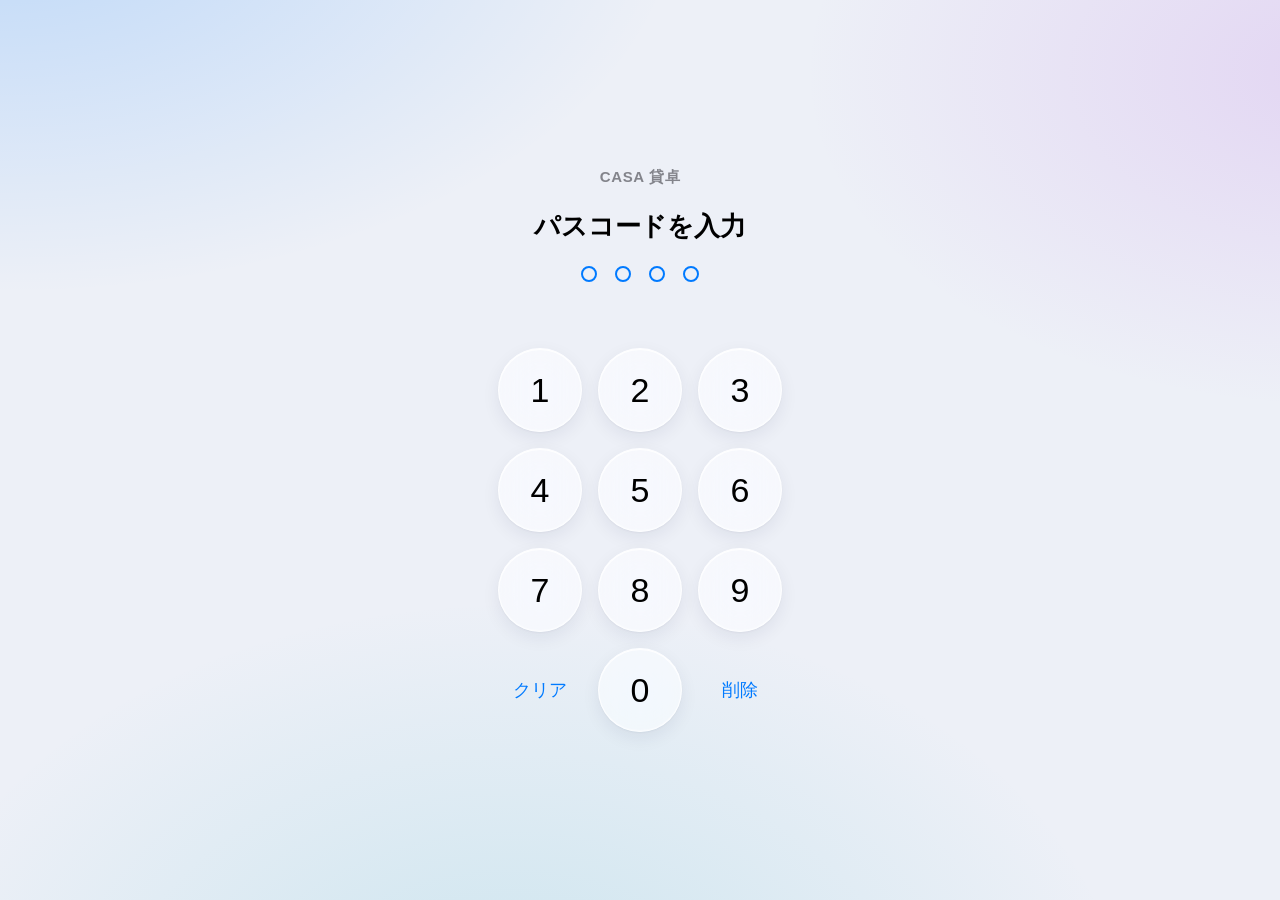
<file: board.html>
<!doctype html>
<html lang="ja">
<head>
<meta charset="utf-8">
<meta name="viewport" content="width=device-width,initial-scale=1">
<meta name="theme-color" content="#f2f2f7">
<title>casa 貸卓 — ボード</title>
<link rel="icon" href="icon-180.png" type="image/png">
<link rel="stylesheet" href="css/style.css?v=20261120212621">
<script>
  // 最新版チェック: 開いたとき・アプリに戻ったときに ver.txt を見て、新しければ自動で読み込み直す
  window.KT_VER = '20261120212621';
  (function () {
    function check() {
      fetch('ver.txt?_=' + Date.now(), { cache: 'no-store' }).then(function (r) { return r.ok ? r.text() : ''; }).then(function (v) {
        v = (v || '').trim();
        if (!v || v === window.KT_VER) return;
        var u = new URL(location.href);
        if (u.searchParams.get('kv') === v) return; // 同じ版で読み直し済みなら繰り返さない
        u.searchParams.set('kv', v);
        location.replace(u.toString());
      }).catch(function () {});
    }
    check();
    document.addEventListener('visibilitychange', function () { if (!document.hidden) check(); });
  })();
</script>
<script src="js/lock.js?v=20261120212621"></script>
<style>
  body { padding: 22px 26px 34px; overflow-wrap: anywhere; }
  header { display: grid; grid-template-columns: auto 1fr auto; align-items: center; gap: 18px; margin-bottom: 18px; }
  h1 { margin: 0; font-size: 13px; font-weight: 600; color: var(--text2); text-transform: uppercase; letter-spacing: .02em; }
  .date { font-size: 34px; font-weight: 700; letter-spacing: -.02em; margin-top: 0; }
  .status { font-size: 13px; color: var(--text2); text-align: right; }
  .status b { color: var(--blue); font-weight: 600; } .status b.off { color: var(--red); }
  .tools { display: flex; gap: 10px; align-items: center; color: var(--text2); }
  .tools select { border: 0; background: var(--fill); color: var(--text); border-radius: 10px; padding: 9px 12px; font: inherit; font-size: 16px; }

  .tiles { display: grid; grid-template-columns: repeat(6, 1fr); gap: 12px; margin-bottom: 18px; }
  .tile { background: var(--card); border-radius: 16px; padding: 14px 16px; box-shadow: var(--shadow); min-width: 0; overflow-wrap: anywhere; }
  .tile span { display: block; font-size: 13px; color: var(--text2); font-weight: 500; }
  .tile b { display: block; font-size: 34px; font-weight: 700; letter-spacing: -.02em; margin-top: 4px; font-variant-numeric: tabular-nums; white-space: nowrap; }
  .tile b small { font-size: 15px; color: var(--text2); font-weight: 500; margin-left: 2px; }
  .tile i { display: block; font-style: normal; font-size: 13px; color: var(--text2); margin-top: 3px; }
  .tile.gold { background: var(--blue); }
  .tile.gold span, .tile.gold i, .tile.gold b, .tile.gold b small { color: #fff; }
  .tile.bac > span { color: var(--bac); } .tile.cash > span { color: var(--cash); } .tile.tour > span { color: var(--tour); }
  .tile i span.minus { color: var(--red); font-weight: 700; } .tile i span.plus { color: var(--blue); font-weight: 700; }

  .main { display: grid; grid-template-columns: 1fr 320px; gap: 16px; align-items: start; }
  .tablewrap { background: var(--card); border-radius: 16px; overflow: auto; box-shadow: var(--shadow); }
  table { width: 100%; border-collapse: collapse; font-size: 16px; font-variant-numeric: tabular-nums; white-space: nowrap; }
  th, td { padding: 10px 12px; border-bottom: .5px solid var(--sep); text-align: right; }
  th { font-size: 12px; color: var(--text2); font-weight: 600; position: sticky; top: 0; background: var(--card); }
  th.grp { font-size: 13px; font-weight: 700; border-bottom: 0; padding-bottom: 2px; }
  th.grp.bac { color: var(--bac); } th.grp.cash { color: var(--cash); } th.grp.tour { color: var(--tour); } th.grp.tot { color: var(--text); }
  td.l, th.l { text-align: left; }
  td.c, th.c { text-align: center; color: var(--text2); }
  td.sep, th.sep { border-left: .5px solid var(--sep); }
  td.name { font-weight: 600; font-size: 17px; }
  td.ins { color: var(--text2); font-size: 13px; min-width: 90px; max-width: 220px; white-space: normal; overflow-wrap: anywhere; text-align: left; }
  td.dimv { color: var(--fill2); }
  td.total { font-weight: 700; font-size: 18px; }
  td.rk { color: var(--indigo); font-weight: 700; }
  tr.dealer td { color: var(--text2); background: var(--fill); }
  tr.sum td { font-weight: 700; border-top: 1px solid var(--sep); background: var(--blue-tint); }
  tr.house td { font-weight: 700; }
  tr.flash td { animation: flash 1.6s ease-out; }
  @keyframes flash { 0% { background: var(--blue-tint); } 100% { background: transparent; } }
  .empty { padding: 40px; text-align: center; color: var(--text2); }

  .side { display: grid; gap: 16px; }
  .feed { background: var(--card); border-radius: 16px; overflow: hidden; box-shadow: var(--shadow); }
  .feed h2 { margin: 0; padding: 12px 16px; font-size: 13px; font-weight: 600; color: var(--text2); text-transform: uppercase; border-bottom: .5px solid var(--sep); }
  .feed .row { padding: 10px 16px; border-bottom: .5px solid var(--sep); font-size: 15px; }
  .feed .row i { display: block; font-style: normal; font-size: 12px; color: var(--text2); margin-top: 2px; }
  .feed .row:first-of-type { animation: flash 1.6s ease-out; }
  .side .btn { width: 100%; }
  .preview { margin-top: 8px; } .preview canvas { width: 100%; border-radius: 12px; box-shadow: var(--shadow); }
  @media (max-width: 1100px) { .tiles { grid-template-columns: repeat(3, 1fr); } .main { grid-template-columns: 1fr; } }
  /* iPad の画面分割(1/2・1/3・Slide Over) */
  @media (max-width: 760px) {
    body { padding: 14px 12px 26px; }
    header { grid-template-columns: 1fr auto; gap: 8px; }
    header .tools { grid-column: 1 / -1; order: 3; flex-wrap: wrap; }
    .date { font-size: 28px; }
    .tiles { grid-template-columns: repeat(2, 1fr); gap: 10px; }
    .tile b { font-size: 28px; }
    table { font-size: 14px; }
    th, td { padding: 8px 8px; }
  }
  @media (max-width: 420px) {
    .tile { padding: 12px; }
    .tile b { font-size: 24px; }
    .tile i { display: none; }
  }
  /* ===== ガラス調(見た目だけ) ===== */
  .tile, .tablewrap, .feed { background: var(--glass); -webkit-backdrop-filter: var(--blur); backdrop-filter: var(--blur); border: .5px solid var(--glass-line); box-shadow: var(--glass-hi), var(--glass-shadow); border-radius: 20px; }
  th { background: var(--glass-strong); -webkit-backdrop-filter: var(--blur); backdrop-filter: var(--blur); } /* 上に固定の見出しは後ろの行が透けないように濃いめ */
</style>
</head>
<body>
<header>
  <div><h1>casa 貸卓 ボード</h1><div class="date" id="hDate"></div></div>
  <div class="tools">
    <select id="dateSel"></select>
    <label style="font-size:13px;color:var(--dim)"><input type="checkbox" id="hideEmpty" checked style="width:auto;margin-right:4px"> 未入力の番号を隠す</label>
  </div>
  <div class="status" id="status">…</div>
</header>

<div class="tiles" id="tiles"></div>

<div class="main">
  <div class="tablewrap" id="tablewrap"></div>
  <aside class="side">
    <div class="feed"><h2>直近の入力</h2><div id="feed"></div></div>
    <div>
      <button class="btn gold" id="makeImage">収支一覧の画像を作る(保存)</button>
      <div class="preview" id="preview"></div>
    </div>
    <a class="btn" id="openSheet" target="_blank" rel="noopener" style="text-decoration:none;text-align:center;display:block">スプレッドシートを開く</a>
  </aside>
</div>

<script src="config.js?v=20261120212621"></script>
<script src="js/fit.js?v=20261120212621"></script>
<script src="js/model.js?v=20261120212621"></script>
<script src="js/api.js?v=20261120212621"></script>
<script src="js/image.js?v=20261120212621"></script>
<script>
(() => {
  const K = Kashitaku, API = KashitakuAPI, CFG = KASHITAKU_CONFIG, PY = CFG.POINT_YEN || 10000;
  const $ = s => document.querySelector(s);
  const esc = s => String(s).replace(/[&<>"]/g, c => ({ '&': '&amp;', '<': '&lt;', '>': '&gt;', '"': '&quot;' }[c]));
  const cls = v => v > 0 ? 'plus' : v < 0 ? 'minus' : 'zero';
  const n = v => v.toLocaleString('ja-JP');
  const sp = v => (v > 0 ? '+' : '') + n(v || 0);
  const qs = new URLSearchParams(location.search);
  let date = qs.get('date') || K.todayJST();
  let state = null, agg = null, lastIds = new Set(), firstLoad = true;

  async function refresh() {
    try {
      state = await API.fetchState(date);
      agg = K.aggregate(state.players, state.txs, state.config);
      $('#status').innerHTML = `<b>${API.mode === 'gas' ? 'シート接続中' : 'テストモード'}</b><br>${new Date().toLocaleTimeString('ja-JP')} 更新`;
      render();
    } catch (e) {
      $('#status').innerHTML = `<b class="off">接続エラー</b><br>${esc(e.message)}`;
    }
  }

  function render() {
    const t = agg.totals, d = agg.dealer;
    $('#hDate').textContent = date;
    // 日付セレクタ
    const sel = $('#dateSel'); const dates = [...new Set([...(state.dates || []), date])].sort().reverse();
    sel.innerHTML = dates.map(x => `<option value="${x}" ${x === date ? 'selected' : ''}>${x}</option>`).join('');
    // タイル
    $('#tiles').innerHTML = `
      <div class="tile tour"><span>トーナメント 総エントリー ／ 残り</span><b>${t.tour.e + t.tour.re}<small>回</small> ／ ${t.tour.active}<small>人</small></b><i>エントリー ${t.tour.e} ／ リエントリー ${t.tour.re} ／ 1回 ${state.config.tourFee ?? 20}万</i></div>
      <div class="tile tour"><span>プライズプール</span><b>${n(t.tour.in)}<small>万</small></b><i>${(() => { const pz = K.parsePrizes(state.config); return pz.length ? pz.map((v, i) => `${K.rankLabel(i)} ${n(v)}`).join(' ／ ') + ` ／ 計 ${n(pz.reduce((a, b) => a + b, 0))}` : `${K.fmtYen(t.tour.in, PY)} ／ 賞金済 ${n(t.tour.out)}万`; })()}</i></div>
      <div class="tile bac"><span>バカラ 店側</span><b class="${cls(-t.bac.pl)}">${sp(-t.bac.pl)}<small>万</small></b><i>IN ${n(t.bac.in)} ／ OUT ${n(t.bac.out)} ／ バカラディーラー 補充${n(d.bac.in)} 回収${n(d.bac.out)}<br><span class="${t.bacDiff ? 'minus' : 'plus'}">プレイヤー収支 ${sp(t.bac.pl)} ／ ディーラー収支 ${sp(d.bac.pl)} ／ 差額 ${sp(t.bacDiff)}${t.bacDiff ? ' ずれあり' : ' 一致'}</span></i></div>
      <div class="tile cash"><span>リング 店側</span><b class="${cls(-t.cash.pl)}">${sp(-t.cash.pl)}<small>万</small></b><i>IN ${n(t.cash.in)} ／ OUT ${n(t.cash.out)}</i></div>
      <div class="tile tour"><span>トーナメント 店側</span><b class="${cls(-t.tour.pl)}">${sp(-t.tour.pl)}<small>万</small></b><i>IN ${n(t.tour.in)} ／ OUT ${n(t.tour.out)}</i></div>
      <div class="tile gold"><span>店側 合計</span><b>${sp(t.house)}<small>万</small></b><i>${K.signedYen(t.house, PY)} ／ 参加 ${agg.players.filter(p => p.name).length} 名</i></div>`;

    // テーブル
    const hide = $('#hideEmpty').checked;
    const rows = agg.players.filter(p => !hide || p.bac.in || p.bac.out || p.cash.in || p.cash.out || p.tour.in || p.tour.out);
    const newIds = new Set(state.txs.map(x => x.id));
    const changedNos = new Set(state.txs.filter(x => !lastIds.has(x.id)).map(x => Number(x.no)));
    const dv = (v, unit) => v ? `${n(v)}${unit || ''}` : `<span style="color:var(--fill2)">0</span>`;
    const insTxt = arr => arr.length ? esc(arr.join(' + ')) : '';
    let html = `<table>
      <thead>
        <tr><th class="grp" colspan="2"></th><th class="grp tot sep">合計</th><th class="grp bac sep" colspan="4">BACCARAT</th><th class="grp cash sep" colspan="4">CASH(リング)</th><th class="grp tour sep" colspan="5">TOURNAMENT</th></tr>
        <tr><th class="c">No</th><th class="l">名前</th><th class="sep">収支</th>
          <th class="sep l">IN 内訳</th><th>IN</th><th>OUT</th><th>収支</th>
          <th class="sep l">IN 内訳</th><th>IN</th><th>OUT</th><th>収支</th>
          <th class="sep">IN</th><th>回数</th><th class="c">順位</th><th>OUT</th><th>収支</th></tr>
      </thead><tbody>`;
    html += rows.map(p => `<tr class="${!firstLoad && changedNos.has(p.no) ? 'flash' : ''}">
      <td class="c">${p.no}</td><td class="l name">${esc(p.name || '(未登録)')}</td>
      <td class="sep total ${cls(p.total)}">${sp(p.total)}</td>
      <td class="sep ins">${insTxt(p.bac.ins)}</td><td class="${p.bac.in ? '' : 'dimv'}">${n(p.bac.in)}</td><td class="${p.bac.out ? '' : 'dimv'}">${n(p.bac.out)}</td><td class="${cls(p.bac.pl)}">${sp(p.bac.pl)}</td>
      <td class="sep ins">${insTxt(p.cash.ins)}</td><td class="${p.cash.in ? '' : 'dimv'}">${n(p.cash.in)}</td><td class="${p.cash.out ? '' : 'dimv'}">${n(p.cash.out)}</td><td class="${cls(p.cash.pl)}">${sp(p.cash.pl)}</td>
      <td class="sep ${p.tour.in ? '' : 'dimv'}">${n(p.tour.in)}</td><td class="${p.tour.e + p.tour.re ? '' : 'dimv'}">${p.tour.e + p.tour.re}${p.tour.re ? `<small style="color:var(--dim)"> (再${p.tour.re})</small>` : ''}</td><td class="c rk">${p.tour.rank || (p.tour.e + p.tour.re && !p.tour.alive ? '-' : '')}</td><td class="${p.tour.out ? '' : 'dimv'}">${n(p.tour.out)}</td><td class="${cls(p.tour.pl)}">${sp(p.tour.pl)}</td>
    </tr>`).join('');
    if (!rows.length) html += `<tr><td colspan="16" class="empty">まだ入力はありません</td></tr>`;
    const dealerTotal = d.bac.pl;
    html += `<tr class="dealer"><td></td><td class="l name">バカラディーラー</td><td class="sep total ${cls(dealerTotal)}">${sp(dealerTotal)}</td>
      <td class="sep ins">${insTxt(d.bac.ins)}</td><td>${n(d.bac.in)}</td><td>${n(d.bac.out)}</td><td class="${cls(d.bac.pl)}">${sp(d.bac.pl)}</td>
      <td class="sep"></td><td></td><td></td><td></td>
      <td class="sep"></td><td></td><td></td><td></td><td></td></tr>`;
    html += `<tr class="sum"><td></td><td class="l">差額<small style="display:block;font-weight:500;color:var(--text2);font-size:12px">全員+バカラディーラー</small></td><td class="sep total ${cls(t.allDiff)}">${sp(t.allDiff)}</td>
      <td class="sep"></td><td>${n(K.round1(t.bac.in + d.bac.in))}</td><td>${n(K.round1(t.bac.out + d.bac.out))}</td><td class="${t.bacDiff ? 'minus' : 'plus'}">${sp(t.bacDiff)}${t.bacDiff ? '' : ' 一致'}</td>
      <td class="sep"></td><td>${n(t.cash.in)}</td><td>${n(t.cash.out)}</td><td class="${cls(t.cash.pl)}">${sp(t.cash.pl)}</td>
      <td class="sep">${n(t.tour.in)}</td><td>${t.tour.e + t.tour.re}</td><td class="c">残り${t.tour.active}</td><td>${n(t.tour.out)}</td><td class="${cls(t.tour.pl)}">${sp(t.tour.pl)}</td></tr>`;
    html += `<tr class="house"><td></td><td class="l">店側(逆数)</td><td class="sep total ${cls(t.house)}">${sp(t.house)}</td>
      <td class="sep"></td><td></td><td></td><td class="${cls(-t.bac.pl)}">${sp(-t.bac.pl)}</td>
      <td class="sep"></td><td></td><td></td><td class="${cls(-t.cash.pl)}">${sp(-t.cash.pl)}</td>
      <td class="sep"></td><td></td><td></td><td></td><td class="${cls(-t.tour.pl)}">${sp(-t.tour.pl)}</td></tr>`;
    html += '</tbody></table>';
    $('#tablewrap').innerHTML = html;
    fitAll('.tile b', { min: 14 }); // 大きい数字が枠に入らないときは縮める
    lastIds = newIds; firstLoad = false;

    // フィード
    const nameOf = no => (state.players.find(p => Number(p.no) === Number(no)) || {}).name || '';
    const feed = [...state.txs].sort((a, b) => b.ts - a.ts).slice(0, 25);
    $('#feed').innerHTML = feed.length ? feed.map(x => `<div class="row">${x.game === 'dealer' ? '' : `<b>No.${x.no}</b> ${esc(nameOf(x.no))} `}<span class="tag g-${x.game}">${K.describeTx(x)}</span><i>${new Date(x.ts).toLocaleTimeString('ja-JP', { hour: '2-digit', minute: '2-digit' })}</i></div>`).join('') : '<div class="row" style="color:var(--dim)">まだ入力はありません</div>';
    $('#openSheet').href = CFG.SHEET_URL || '#';
  }

  $('#dateSel').addEventListener('change', e => { date = e.target.value; firstLoad = true; history.replaceState(null, '', `?date=${date}`); refresh(); });
  $('#hideEmpty').addEventListener('change', render);
  window.addEventListener('resize', () => fitAll('.tile b', { min: 14 }));
  $('#makeImage').addEventListener('click', async () => {
    const c = KashitakuImage.renderSummary(agg, date);
    $('#preview').innerHTML = ''; $('#preview').appendChild(c);
    await KashitakuImage.shareCanvas(c, `casa貸卓_${date}.png`);
  });
  setInterval(() => { if (!document.hidden) refresh(); }, API.mode === 'gas' ? 8000 : 2000);
  document.addEventListener('visibilitychange', () => { if (!document.hidden) refresh(); });
  refresh();
})();
</script>
</body>
</html>
</file>
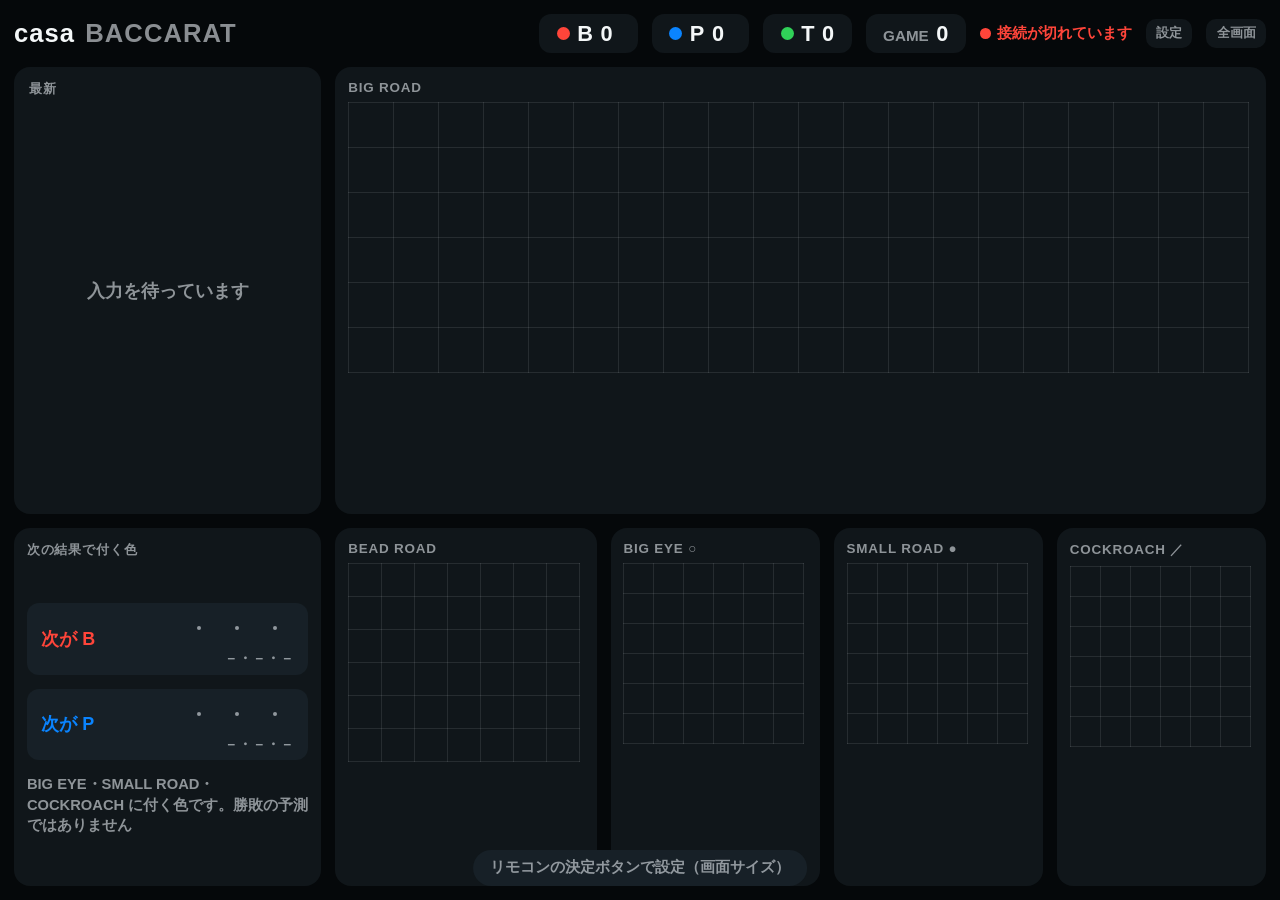
<file: monitor.html>
<!doctype html>
<html lang="ja">
<head>
<meta charset="utf-8">
<meta name="viewport" content="width=device-width,initial-scale=1,viewport-fit=cover">
<meta name="theme-color" content="#05080a">
<title>casa バカラ モニター</title>
<link rel="icon" href="icon-180.png" type="image/png">
<style>
  /* 卓横のテレビに出す電光掲示板。暗い店内で見る前提で黒地のみ */
  :root {
    color-scheme: dark;
    --bg: #05080a; --panel: #10161a; --panel2: #172027; --text: #f4f7f8; --text2: rgba(235, 240, 245, .58);
    --grid: rgba(235, 240, 245, .1); --banker: #ff453a; --player: #0a84ff; --green: #30d158; --natural: #ffd60a; --line: rgba(235, 240, 245, .08);
    --gap: clamp(8px, 1.1vw, 16px);
  }
  * { box-sizing: border-box; } [hidden] { display: none !important; }
  html, body { height: 100%; margin: 0; }
  body { background: var(--bg); color: var(--text); font-family: -apple-system, BlinkMacSystemFont, "Hiragino Sans", "Noto Sans JP", sans-serif; overflow: hidden; -webkit-font-smoothing: antialiased; }
  body.idle { cursor: none; }
  .screen { height: 100%; display: grid; gap: var(--gap); padding: 12px; padding: var(--gap) max(var(--gap), env(safe-area-inset-right)) var(--gap) max(var(--gap), env(safe-area-inset-left));
    grid-template-columns: minmax(240px, 24vw) minmax(0, 1fr); grid-template-rows: auto minmax(0, 1.25fr) minmax(0, 1fr);
    grid-template-areas: "head head" "last big" "side lower"; }
  header { grid-area: head; display: flex; align-items: center; gap: var(--gap); min-width: 0; }
  header h1 { margin: 0; font-size: clamp(18px, 2vw, 30px); font-weight: 800; letter-spacing: .04em; white-space: nowrap; }
  header h1 span { color: var(--text2); font-weight: 600; margin-left: .4em; }
  .stats { display: flex; gap: var(--gap); margin-left: auto; }
  .st { display: flex; align-items: baseline; gap: .35em; background: var(--panel); border-radius: 12px; padding: .3em .8em; font-size: clamp(16px, 1.7vw, 28px); font-weight: 800; font-variant-numeric: tabular-nums; white-space: nowrap; }
  .st i { width: .6em; height: .6em; border-radius: 50%; display: inline-block; align-self: center; }
  .st small { font-size: .7em; color: var(--text2); font-weight: 700; }
  .conn { font-size: clamp(12px, 1vw, 16px); font-weight: 700; color: var(--text2); white-space: nowrap; display: flex; align-items: center; gap: .4em; }
  .conn i { width: .7em; height: .7em; border-radius: 50%; background: var(--green); }
  .conn.bad { color: var(--banker); font-size: clamp(14px, 1.2vw, 20px); } .conn.bad i { background: var(--banker); animation: blink 1s infinite; }
  .fs { border: 0; background: var(--panel); color: var(--text2); border-radius: 10px; padding: .45em .8em; font: inherit; font-size: clamp(12px, 1vw, 15px); font-weight: 700; cursor: pointer; }
  .fs:focus-visible { outline: 3px solid var(--player); }

  .card { background: var(--panel); border-radius: 16px; padding: clamp(8px, 1vw, 14px); min-width: 0; min-height: 0; display: flex; flex-direction: column; }
  .card h2 { margin: 0 0 .5em; font-size: clamp(12px, 1.05vw, 17px); color: var(--text2); font-weight: 700; letter-spacing: .06em; display: flex; gap: .6em; align-items: center; }
  .fill { flex: 1; min-height: 0; overflow: hidden; display: flex; align-items: flex-start; justify-content: flex-start; }
  canvas { display: block; }

  .last { grid-area: last; justify-content: center; align-items: center; text-align: center; position: relative; overflow: hidden; container-type: size; padding-top: clamp(24px, 2.6vw, 36px); }
  .last h2 { position: absolute; top: clamp(8px, 1vw, 14px); left: clamp(10px, 1.2vw, 16px); }
  .ball { width: min(11vw, 22vh); font-size: min(6.4vw, 13vh); width: min(62cqw, 58cqh); aspect-ratio: 1; border-radius: 50%; display: grid; place-items: center; font-size: min(36cqw, 34cqh); font-weight: 900; color: #fff; background: var(--panel2); position: relative; }
  .ball.B { background: var(--banker); } .ball.P { background: var(--player); } .ball.T { background: var(--green); }
  .ball .pr { position: absolute; width: 22%; height: 22%; border-radius: 50%; border: 3px solid var(--panel); }
  .ball .pr.b { background: var(--banker); top: 4%; left: 4%; } .ball .nat { position: absolute; top: -2%; right: -2%; font-size: .32em; color: var(--natural); text-shadow: 0 0 6px rgba(0,0,0,.5); } .ball .pr.p { background: var(--player); bottom: 4%; right: 4%; }
  .lastname { margin-top: .3em; font-size: clamp(18px, 2.6vw, 48px); font-size: clamp(18px, min(11cqw, 13cqh), 48px); font-weight: 800; line-height: 1.1; }
  .lastsub { font-size: clamp(16px, 1.5vw, 26px); font-size: clamp(16px, min(7cqw, 7.5cqh), 26px); color: var(--text2); font-weight: 700; margin-top: .2em; font-variant-numeric: tabular-nums; }
  .last.pop .ball { animation: pop .7s cubic-bezier(.2, 1.4, .4, 1); }
  .last.pop::after { content: ""; position: absolute; top: 0; right: 0; bottom: 0; left: 0; border-radius: 16px; box-shadow: inset 0 0 0 4px var(--flash, transparent); animation: fade 2.5s forwards; }
  @keyframes pop { from { transform: scale(.6); opacity: .3; } }
  @keyframes fade { from { opacity: 1; } to { opacity: 0; } }
  @keyframes blink { 50% { opacity: .2; } }

  .big { grid-area: big; } .fill { position: relative; }
  .hl { position: absolute; border-radius: 50%; pointer-events: none; box-shadow: 0 0 0 4px var(--hl), 0 0 26px 8px var(--hl); opacity: 0; }
  .hl.on { animation: hl 2.6s ease-out; }
  @keyframes hl { 0%, 60% { opacity: 1; } 100% { opacity: 0; } }
  .side { grid-area: side; }
  .lower { grid-area: lower; display: grid; grid-template-columns: minmax(0, 1.25fr) repeat(3, minmax(0, 1fr)); gap: var(--gap); min-height: 0; }
  .lower .card { min-height: 0; }
  .ask { display: grid; gap: var(--gap); align-content: center; flex: 1; }
  .askrow { display: flex; align-items: center; justify-content: space-between; gap: .6em; background: var(--panel2); border-radius: 12px; padding: .35em .8em; font-size: clamp(14px, 1.4vw, 24px); font-weight: 800; }
  .askrow.b { color: var(--banker); } .askrow.p { color: var(--player); }
  .note { margin: 0; font-size: clamp(14px, 1.15vw, 22px); color: var(--text2); font-weight: 600; line-height: 1.4; }
  .askrow small { display: block; text-align: right; font-size: max(14px, .7em); color: var(--text2); margin-top: .2em; font-weight: 700; }
  .empty { position: absolute; top: 0; right: 0; bottom: 0; left: 0; display: grid; place-items: center; text-align: center; color: var(--text2); font-size: clamp(14px, 1.4vw, 22px); font-weight: 700; padding: 1em; }

  /* 縦置きのモニター */
  @media (orientation: portrait) {
    header { flex-wrap: wrap; } .stats { margin-left: 0; order: 3; width: 100%; } .stats .st { flex: 1; justify-content: center; }
    .screen { grid-template-columns: minmax(0, 1fr) minmax(0, 1fr); grid-template-rows: auto minmax(0, .8fr) minmax(0, 1fr) minmax(0, .8fr) minmax(0, .7fr);
      grid-template-areas: "head head" "last side" "big big" "lower lower" "lower lower"; }
    .lower { grid-template-columns: minmax(0, 1fr) minmax(0, 1fr); grid-template-rows: minmax(0, 1fr) minmax(0, 1fr); }
    .stats .st:nth-child(4) { display: none; }
  }
  body.app .fs#fs { display: none; }
  /* 画面サイズ(テレビの端が切れるとき用)。設定で 70〜100% */
  .screen { transform: scale(var(--sc, 1)); transform-origin: 50% 50%; }
  body.setting .screen { outline: 3px dashed var(--player); outline-offset: -2px; }
  .settings { position: fixed; top: 0; right: 0; bottom: 0; left: 0; z-index: 50; display: grid; place-items: center; background: rgba(0, 0, 0, .55); }
  .sbox { background: var(--panel); border-radius: 20px; padding: clamp(16px, 2.2vw, 34px); width: min(620px, 92vw); display: grid; gap: clamp(8px, 1vw, 14px); box-shadow: 0 20px 60px rgba(0, 0, 0, .6); }
  .sbox h2 { margin: 0 0 .2em; font-size: clamp(20px, 2vw, 34px); font-weight: 800; }
  .srow { display: flex; justify-content: space-between; align-items: center; gap: 16px; padding: clamp(10px, 1.1vw, 16px) clamp(14px, 1.4vw, 22px); border-radius: 14px; background: var(--panel2); font-size: clamp(17px, 1.7vw, 28px); font-weight: 800; cursor: pointer; }
  .srow.on { box-shadow: inset 0 0 0 4px var(--player); }
  .srow small { display: block; font-size: .6em; color: var(--text2); font-weight: 700; margin-top: .2em; }
  .ctl { display: flex; align-items: center; gap: .5em; font-variant-numeric: tabular-nums; }
  .ctl button { border: 0; background: var(--bg); color: var(--text); width: 1.8em; height: 1.8em; border-radius: 50%; font: inherit; font-size: .9em; cursor: pointer; }
  .ctl em { font-style: normal; min-width: 3.4em; text-align: center; }
  .err { position: fixed; left: 8px; right: 8px; bottom: 8px; z-index: 60; background: #3a0d0d; color: #ffb4ae; padding: 8px 12px; border-radius: 10px; font: 700 14px/1.4 sans-serif; white-space: pre-wrap; }
  @supports not (font-size: clamp(1px, 1vw, 2px)) {
    :root { --gap: 10px; }
    header h1 { font-size: 24px; } .st { font-size: 20px; } .card h2 { font-size: 13px; } .conn, .fs { font-size: 13px; }
    .ball { width: 20vh; height: 20vh; font-size: 12vh; } .lastname { font-size: 32px; } .lastsub { font-size: 17px; }
    .askrow { font-size: 18px; } .note { font-size: 12px; } .empty { font-size: 18px; }
    .sbox { width: 560px; padding: 24px; } .sbox h2 { font-size: 26px; } .srow { font-size: 22px; padding: 12px 18px; } .shint { font-size: 15px; } .tip { font-size: 15px; }
  }
  @supports not (aspect-ratio: 1) { .ball { height: 20vh; width: 20vh; } }
  .shint { margin: .2em 0 0; color: var(--text2); font-size: clamp(13px, 1.2vw, 19px); font-weight: 700; }
  .tip { position: fixed; left: 50%; bottom: 14px; transform: translateX(-50%); z-index: 40; background: var(--panel2); color: var(--text2); padding: .5em 1.1em; border-radius: 999px; font-size: clamp(13px, 1.2vw, 19px); font-weight: 700; transition: opacity .6s; white-space: nowrap; }
  .tip.hide { opacity: 0; pointer-events: none; }
  @media (max-height: 600px) { .note { font-size: 12px; } .askrow { padding: .25em .6em; } .ask { gap: 6px; } .askrow small { font-size: 12px; margin-top: 0; } }
  @media (orientation: portrait) and (max-width: 600px) { .side .note { display: none; } } /* スマホ縦: 説明文が枠からはみ出すので出さない */
  @media (prefers-reduced-motion: reduce) { .last.pop .ball, .last.pop::after, .conn.bad i, .hl.on { animation: none; } }
</style>
</head>
<body>
<div class="err" id="err" hidden></div>
<script>
  // 表示エラーを画面に出す(テレビで原因を確かめるため)
  window.onerror = function (msg, src, line) { var e = document.getElementById('err'); if (e) { e.hidden = false; e.textContent = '表示エラー: ' + msg + ' (' + String(src || '').split('/').pop() + ':' + line + ')'; } };
</script>
<div class="screen">
  <header>
    <h1>casa<span>BACCARAT</span></h1>
    <div class="stats">
      <div class="st"><i style="background:var(--banker)"></i>B <span id="cB">0</span><small id="pB"></small></div>
      <div class="st"><i style="background:var(--player)"></i>P <span id="cP">0</span><small id="pP"></small></div>
      <div class="st"><i style="background:var(--green)"></i>T <span id="cT">0</span></div>
      <div class="st"><small>GAME</small> <span id="cN">0</span></div>
    </div>
    <div class="conn" id="conn"><i></i><span id="connT">接続中…</span></div>
    <button class="fs" id="gear">設定</button>
    <button class="fs" id="fs">全画面</button>
  </header>

  <section class="card last" id="last">
    <h2>最新</h2>
    <div class="ball" id="ball"></div>
    <div class="lastname" id="lastName"></div>
    <div class="lastsub" id="lastSub"></div>
    <div class="empty" id="empty" hidden>入力を待っています</div>
  </section>

  <section class="card big"><h2>BIG ROAD</h2><div class="fill" id="fBig"><canvas id="big" role="img" aria-label="BIG ROAD"></canvas><i class="hl" id="hl"></i></div></section>

  <section class="card side">
    <h2>次の結果で付く色</h2>
    <div class="ask">
      <div class="askrow b"><span>次が B</span><span><canvas id="askB" role="img"></canvas><small id="askBt"></small></span></div>
      <div class="askrow p"><span>次が P</span><span><canvas id="askP" role="img"></canvas><small id="askPt"></small></span></div>
      <p class="note">BIG EYE・SMALL ROAD・COCKROACH に付く色です。勝敗の予測ではありません</p>
    </div>
  </section>

  <div class="lower">
    <section class="card"><h2>BEAD ROAD</h2><div class="fill" id="fBead"><canvas id="bead" role="img" aria-label="BEAD ROAD"></canvas></div></section>
    <section class="card"><h2>BIG EYE ○</h2><div class="fill" id="fE"><canvas id="eye" role="img" aria-label="BIG EYE"></canvas></div></section>
    <section class="card"><h2>SMALL ROAD ●</h2><div class="fill" id="fS"><canvas id="small" role="img" aria-label="SMALL ROAD"></canvas></div></section>
    <section class="card"><h2>COCKROACH ／</h2><div class="fill" id="fC"><canvas id="roach" role="img" aria-label="COCKROACH"></canvas></div></section>
  </div>
</div>

<div class="settings" id="settings" hidden role="dialog" aria-label="設定">
  <div class="sbox">
    <h2>設定</h2>
    <div class="srow" data-k="scale"><span>画面サイズ<small>テレビの端が切れるときは小さく</small></span><span class="ctl"><button data-d="-2" aria-label="小さく">◀</button><em id="vScale">100%</em><button data-d="2" aria-label="大きく">▶</button></span></div>
    <div class="srow" data-k="voice"><span>読み上げ<small>判定の結果を声で読む</small></span><span class="ctl"><em id="vVoice">ON</em></span></div>
    <div class="srow" data-k="vtest"><span>声のテスト<small id="vInfo"></small></span></div>
    <div class="srow" data-k="reload"><span>読み直す</span></div>
    <div class="srow" data-k="close"><span>閉じる</span></div>
    <p class="shint">▲▼で選ぶ ・ ◀▶で調整 ・ 決定で実行 ・ 戻るで閉じる</p>
    <p class="shint" id="sinfo"></p>
  </div>
</div>
<div class="tip" id="tip">リモコンの決定ボタンで設定（画面サイズ）</div>

<script src="config.js?v=20261120212621"></script>
<script src="js/road-core.js?v=20261120212621"></script>
<script>
(function () {
  const $ = id => document.getElementById(id);
  const NAME = { B: 'バンカー', P: 'プレイヤー', T: 'タイ' };
  const POLL = 1000;
  let hands = [], rev = -1, lastOk = 0, first = true, loaded = false; // loaded: サーバーから1回でも取れたか

  // 枠の高さに6段がちょうど収まるマスの大きさ
  // 横は最低 minCols 列は見えるようにする
  const cellFor = (box, min, max, minCols) => Math.max(min, Math.min(max, Math.floor((box.clientHeight - 1) / 6), Math.floor((box.clientWidth - 1) / (minCols || 1))));
  // 右端に最新が来るよう、収まらない古い列は左へ送る(テレビはスクロールできないため)
  function fitRight(cv, box, cell) { const over = cv.offsetWidth - box.clientWidth; cv.style.marginLeft = over > 0 ? -(Math.ceil(over / cell) * cell) + 'px' : '0'; }

  function render(isNew) {
    const a = Road.analyze(hands), n = Road.counts(hands), bp = n.B + n.P;
    $('cB').textContent = n.B; $('cP').textContent = n.P; $('cT').textContent = n.T; $('cN').textContent = hands.length;
    $('pB').textContent = bp ? Math.round(n.B / bp * 100) + '%' : ''; $('pP').textContent = bp ? Math.round(n.P / bp * 100) + '%' : '';

    const h = hands[hands.length - 1];
    $('empty').hidden = !!h;
    $('ball').hidden = $('lastName').hidden = $('lastSub').hidden = !h;
    if (h) {
      $('ball').className = 'ball ' + h.r;
      $('ball').innerHTML = h.r + (h.bp ? '<i class="pr b"></i>' : '') + (h.pp ? '<i class="pr p"></i>' : '') + (h.nat ? '<i class="nat">★</i>' : '');
      $('lastName').textContent = NAME[h.r];
      $('lastName').style.color = `var(--${h.r === 'B' ? 'banker' : h.r === 'P' ? 'player' : 'green'})`;
      $('lastSub').textContent = `${hands.length}ゲーム目` + (h.nat ? '・ナチュラル' : '') + (h.bp ? '・Bペア' : '') + (h.pp ? '・Pペア' : '');
    }
    if (isNew && h) {
      const el = $('last'); el.style.setProperty('--flash', `var(--${h.r === 'B' ? 'banker' : h.r === 'P' ? 'player' : 'green'})`);
      el.classList.remove('pop'); void el.offsetWidth; el.classList.add('pop');
    }

    const sb = cellFor($('fBig'), 18, 90, 20);
    const lc = Road.drawBig($('big'), a, sb, $('fBig')); fitRight($('big'), $('fBig'), sb);
    if (isNew && lc) { // 大路の最新マスを光らせる
      const hl = $('hl'), off = parseFloat($('big').style.marginLeft) || 0, pad = sb * .1;
      Object.assign(hl.style, { left: lc.x + off + pad + 'px', top: lc.y + pad + 'px', width: sb - pad * 2 + 'px', height: sb - pad * 2 + 'px' });
      hl.style.setProperty('--hl', `var(--${h.r === 'B' ? 'banker' : h.r === 'P' ? 'player' : 'green'})`);
      hl.classList.remove('on'); void hl.offsetWidth; hl.classList.add('on');
    }
    const sd = cellFor($('fBead'), 16, 70, 7);
    Road.drawBead($('bead'), hands, sd, $('fBead'), 0); fitRight($('bead'), $('fBead'), sd);
    for (const [cv, box, seq, kind] of [['eye', 'fE', a.der[1], 'ring'], ['small', 'fS', a.der[2], 'dot'], ['roach', 'fC', a.der[3], 'slash']]) {
      const s = cellFor($(box), 10, 56, 6); Road.drawDerived($(cv), seq, kind, s, $(box)); fitRight($(cv), $(box), s);
    }
    const side = document.querySelector('.side'), sa = Math.max(16, Math.min(48, Math.floor((side.clientHeight - 70) / 4), Math.floor((side.clientWidth - 40) / 7)));
    $('askBt').textContent = Road.drawAsk($('askB'), Road.predict(a, 'B'), sa);
    $('askPt').textContent = Road.drawAsk($('askP'), Road.predict(a, 'P'), sa);
  }

  function setConn() {
    const ok = Date.now() - lastOk < 10000;
    $('conn').classList.toggle('bad', !ok && !first);
    const ago = Math.round((Date.now() - lastOk) / 1000), agoT = !lastOk ? '' : ago < 60 ? `・最終更新${ago}秒前` : `・最終更新${Math.floor(ago / 60)}分前`;
    $('connT').textContent = first ? '接続中…' : ok ? 'リアルタイム表示中' : '接続が切れています' + agoT;
  }
  async function poll() {
    try {
      const sv = await Road.pull();
      const prevOk = lastOk;
      lastOk = Date.now();
      if (sv.rev !== rev) {
        const before = Road.encode(hands), after = Road.encode(sv.hands);
        // 1ゲーム増えた / 最後の1ゲームが直された(戻して入れ直し)ときだけ光らせて読む。
        // 開いた直後・まとめて増えたとき・通信が切れていた間の古い結果は読まない
        const added = loaded && sv.hands.length === hands.length + 1 && after.startsWith(before);
        const fixed = loaded && sv.hands.length === hands.length && after.length > 0 && before !== after && before.slice(0, -1) === after.slice(0, -1);
        const fresh = prevOk && lastOk - prevOk < 15000;
        const grew = loaded && sv.hands.length > hands.length;
        hands = sv.hands; rev = sv.rev;
        try { render(grew || fixed); } catch (e) { setTimeout(() => { throw e; }); } // 描画で失敗しても読み上げは続ける(エラーは画面左下に出る)
        if ((added || fixed) && fresh && !document.hidden) speak(sv.say && sv.sayRev === sv.rev ? sv.say : Road.handSay(hands[hands.length - 1]));
      }
      loaded = true; first = false;
    } catch (e) { first = false; }
    setConn();
    setTimeout(poll, POLL);
  }

  const qs = new URLSearchParams(location.search);
  if (qs.has('app')) document.body.classList.add('app');
  // 画面を更新したら(ver.txt が変わったら)自動で読み直す。テレビは付けっぱなしのため
  let ver = null;
  function checkVer() {
    fetch('ver.txt?_=' + Date.now(), { cache: 'no-store' }).then(r => r.ok ? r.text() : '').then(v => {
      v = (v || '').trim(); if (!v) return;
      if (ver === null) ver = v; else if (v !== ver) location.reload();
    }).catch(() => {});
  }
  checkVer(); setInterval(checkVer, 5 * 60 * 1000);
  // 見本(?demo): サーバーを見ずに見本を表示
  if (new URLSearchParams(location.search).has('demo')) {
    hands = Road.decode('aeiiiaqeacaeiaiiqaeiiiiimiaiaaqiaeaiiam'); first = false; lastOk = Date.now(); render(true); setConn();
  } else { render(false); poll(); }

  setInterval(setConn, 1000);
  let rt; window.addEventListener('resize', () => { clearTimeout(rt); rt = setTimeout(() => render(false), 120); });
  $('fs').onclick = () => {
    const d = document;
    try { if (d.fullscreenElement) d.exitFullscreen(); else d.documentElement.requestFullscreen().catch(() => {}); } catch (e) {}
  };
  document.addEventListener('fullscreenchange', () => { $('fs').textContent = document.fullscreenElement ? '全画面を終了' : '全画面'; });
  // マウスを動かさなければカーソルを隠す
  // ---------- 設定(画面サイズ) ----------
  const SC_KEY = 'casa-monitor-scale';
  let sc = 100; try { sc = Number(localStorage.getItem(SC_KEY)) || 100; } catch (e) {}
  function applySc() {
    sc = Math.max(70, Math.min(100, sc));
    document.documentElement.style.setProperty('--sc', sc / 100);
    $('vScale').textContent = sc + '%';
    try { localStorage.setItem(SC_KEY, sc); } catch (e) {}
  }
  applySc();
  const rows = [...document.querySelectorAll('.srow')];
  let idx = 0;
  const isOpen = () => !$('settings').hidden;
  function paint() { rows.forEach((r, i) => r.classList.toggle('on', i === idx)); }
  // ---------- 読み上げ ----------
  // テレビのアプリ(Fire TV)では端末の読み上げ(casaTTS)、ブラウザでは speechSynthesis を使う
  const VOICE_KEY = 'casa-monitor-voice';
  let voiceOn = true; try { voiceOn = localStorage.getItem(VOICE_KEY) !== '0'; } catch (e) {}
  const nativeTTS = () => { try { return !!(window.casaTTS && window.casaTTS.ready()); } catch (e) { return false; } };
  const canSpeak = () => nativeTTS() || ('speechSynthesis' in window && typeof SpeechSynthesisUtterance === 'function');
  function applyVoice() {
    $('vVoice').textContent = voiceOn ? 'ON' : 'OFF';
    $('vInfo').textContent = canSpeak() ? '' : 'このテレビでは読み上げが使えません';
    try { localStorage.setItem(VOICE_KEY, voiceOn ? '1' : '0'); } catch (e) {}
  }
  function speak(text, force) {
    if ((!voiceOn && !force) || !text) return;
    try {
      if (nativeTTS()) { window.casaTTS.speak(text); return; }
      if ('speechSynthesis' in window) {
        const u = new SpeechSynthesisUtterance(text);
        u.lang = 'ja-JP'; u.rate = 1;
        const ja = speechSynthesis.getVoices().find(v => /^ja/i.test(v.lang)); if (ja) u.voice = ja;
        speechSynthesis.cancel(); speechSynthesis.speak(u);
      }
    } catch (e) {}
  }
  applyVoice();
  function openSet() { applyVoice(); $('settings').hidden = false; document.body.classList.add('setting'); idx = 0; paint(); $('tip').classList.add('hide'); }
  function closeSet() { $('settings').hidden = true; document.body.classList.remove('setting'); }
  function act(k) {
    if (k === 'reload') location.reload();
    else if (k === 'close') closeSet();
    else if (k === 'voice') { voiceOn = !voiceOn; applyVoice(); }
    else if (k === 'vtest') speak('8対3で、プレイヤーの勝ちです。', true);
  }
  $('gear').onclick = openSet;
  rows.forEach((r, i) => r.addEventListener('click', e => {
    idx = i; paint();
    const b = e.target.closest('[data-d]'); if (b) { sc += Number(b.dataset.d); applySc(); return; }
    act(r.dataset.k);
  }));
  $('settings').addEventListener('click', e => { if (e.target === $('settings')) closeSet(); });
  // キー操作。テレビのアプリからは window.casaKey('ArrowUp' など) で届く
  function handleKey(k) {
    if (!isOpen()) { if (k === 'Enter' || k === ' ' || k === 'ContextMenu') { openSet(); return true; } return false; }
    if (!['ArrowUp', 'ArrowDown', 'ArrowLeft', 'ArrowRight', 'Enter', ' ', 'Escape', 'Backspace', 'GoBack'].includes(k)) return false; // ほかのキー(F5 など)は邪魔しない
    if (k === 'ArrowUp') idx = (idx + rows.length - 1) % rows.length;
    else if (k === 'ArrowDown') idx = (idx + 1) % rows.length;
    else if ((k === 'ArrowLeft' || k === 'ArrowRight') && rows[idx].dataset.k === 'scale') { sc += k === 'ArrowLeft' ? -2 : 2; applySc(); }
    else if ((k === 'ArrowLeft' || k === 'ArrowRight') && rows[idx].dataset.k === 'voice') act('voice');
    else if (k === 'Enter' || k === ' ') { if (rows[idx].dataset.k === 'scale') closeSet(); else act(rows[idx].dataset.k); }
    else if (k === 'Escape' || k === 'Backspace' || k === 'GoBack') closeSet();
    paint();
    return true;
  }
  document.addEventListener('keydown', e => { if (handleKey(e.key)) e.preventDefault(); });
  window.casaKey = handleKey;
  window.casaRedraw = () => render(false);
  setInterval(() => { if (!document.hidden) render(false); }, 5000); // Fire TV でキャンバスが消えても数秒で戻す
  fetch('ver.txt?_=' + Date.now(), { cache: 'no-store' }).then(r => r.ok ? r.text() : '').then(v => {
    const m = navigator.userAgent.match(/Chrome\/(\d+)/);
    $('sinfo').textContent = '版 ' + (v || '').trim() + (m ? ' ・ ブラウザ ' + m[1] : '');
  }).catch(() => {});
  // テレビのアプリの「戻る」: 設定が開いていれば閉じる
  window.casaBack = () => { if (isOpen()) { closeSet(); return true; } return false; };
  setTimeout(() => $('tip').classList.add('hide'), 8000);

  let it; const wake = () => { document.body.classList.remove('idle'); clearTimeout(it); it = setTimeout(() => document.body.classList.add('idle'), 3000); };
  document.addEventListener('mousemove', wake); wake();
  // 画面が消えないように(対応ブラウザのみ)
  async function keepOn() { try { await navigator.wakeLock.request('screen'); } catch (e) {} }
  keepOn(); document.addEventListener('visibilitychange', () => { if (!document.hidden) keepOn(); });
})();
</script>
</body>
</html>
</file>
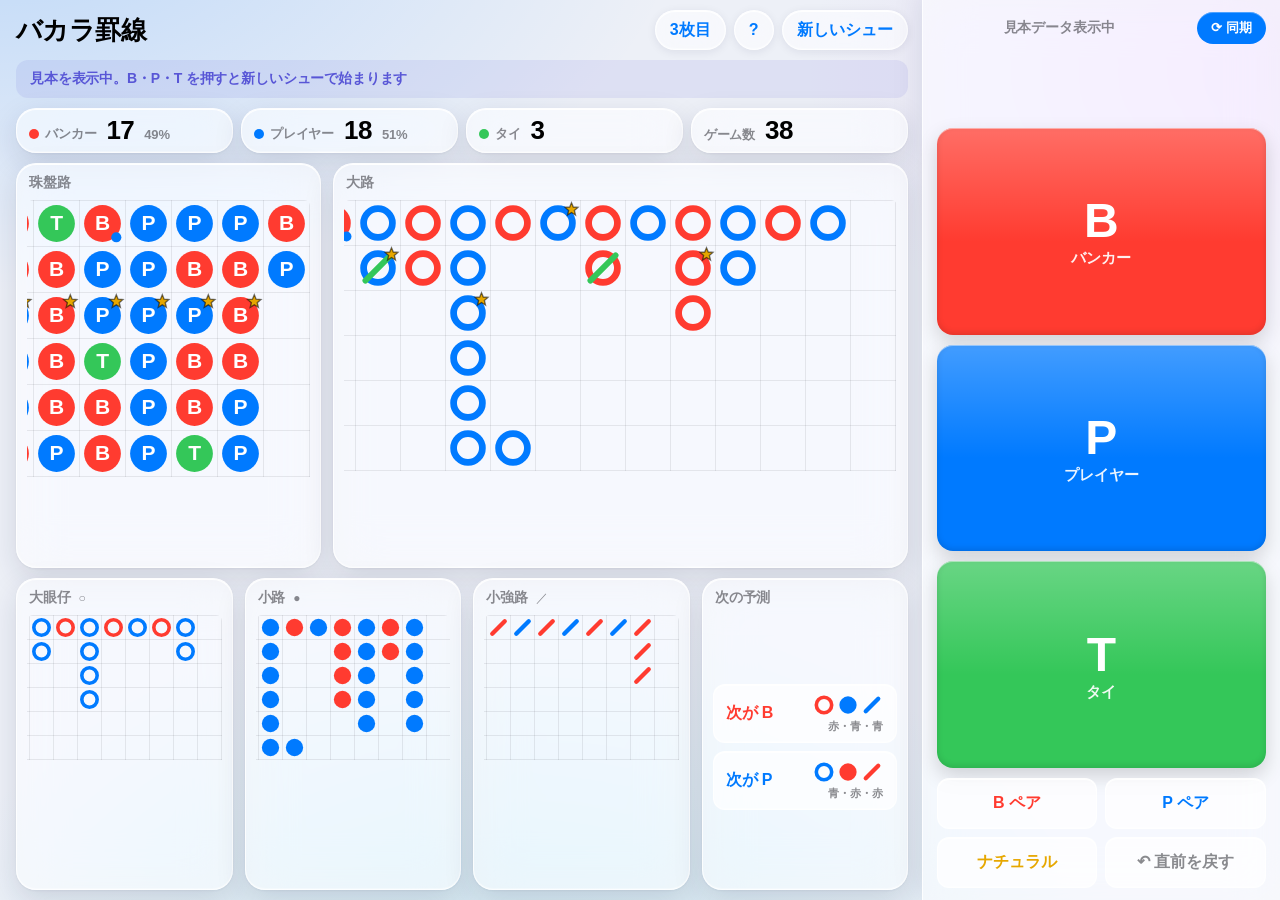
<file: road.html>
<!doctype html>
<html lang="ja">
<head>
<meta charset="utf-8">
<meta name="viewport" content="width=device-width,initial-scale=1,viewport-fit=cover,maximum-scale=1">
<meta name="apple-mobile-web-app-capable" content="yes">
<meta name="mobile-web-app-capable" content="yes">
<meta name="apple-mobile-web-app-title" content="バカラ罫線">
<meta name="apple-mobile-web-app-status-bar-style" content="default">
<meta name="theme-color" content="#f2f2f7" media="(prefers-color-scheme: light)">
<meta name="theme-color" content="#000000" media="(prefers-color-scheme: dark)">
<meta name="format-detection" content="telephone=no">
<title>casa バカラ罫線</title>
<link rel="manifest" href="road.webmanifest">
<link rel="icon" href="road-icon-180.png" type="image/png">
<link rel="apple-touch-icon" href="road-icon-180.png">
<link rel="stylesheet" href="css/style.css?v=20261120212621">
<script src="js/tapguard.js?v=20261120212621"></script>
<style>
  :root { --green: #34c759; --natural: #e6a700; --banker: var(--red); --player: var(--blue); --grid: rgba(60, 60, 67, .1); }
  @media (prefers-color-scheme: dark) { :root { --green: #30d158; --natural: #ffd60a; --grid: rgba(235, 235, 245, .09); } }
  body { user-select: none; -webkit-user-select: none; overscroll-behavior: none; }
  .wrap { max-width: 1100px; margin: 0 auto; padding: calc(var(--sat) + 12px) max(16px, env(safe-area-inset-left)) calc(var(--sab) + 250px) max(16px, env(safe-area-inset-right)); display: flex; flex-direction: column; gap: 12px; }
  header { display: flex; align-items: center; gap: 10px; flex-wrap: wrap; }
  header h1 { font-size: 26px; margin: 0; font-weight: 700; letter-spacing: -.02em; }
  .back { color: var(--blue); text-decoration: none; font-size: 17px; font-weight: 600; padding: 6px 2px; }
  .hright { margin-left: auto; display: flex; gap: 8px; align-items: center; }
  .icon { border: 0; background: var(--fill); color: var(--blue); border-radius: 999px; min-width: 40px; height: 40px; padding: 0 14px; font-size: 16px; font-weight: 600; }
  .icon.warn { background: var(--red); color: #fff; }
  .note { font-size: 14px; font-weight: 600; padding: 10px 14px; border-radius: 12px; background: var(--indigo-tint); color: var(--indigo); }
  header { flex-wrap: nowrap; } header h1 { white-space: nowrap; }
  @media (max-width: 420px) { header h1 { font-size: 22px; } .icon { padding: 0 12px; font-size: 15px; } }

  .stats { display: grid; grid-template-columns: repeat(4, 1fr); gap: 8px; }
  .stat { padding: 10px 12px; }
  .stat span { display: flex; align-items: center; gap: 6px; font-size: 13px; color: var(--text2); font-weight: 600; }
  .stat span i { width: 10px; height: 10px; border-radius: 50%; display: inline-block; }
  .stat b { display: block; font-size: clamp(24px, 5vw, 32px); font-weight: 700; letter-spacing: -.02em; margin-top: 2px; }
  .stat span em { font-style: normal; white-space: nowrap; } .stat .s { display: none; }
  .stat .pct { display: block; font-size: 13px; color: var(--text2); font-weight: 600; min-height: 1.2em; }
  @media (max-width: 560px) { .stat .l { display: none; } .stat .s { display: inline; } }

  .road { padding: 10px; min-width: 0; }
  .road h2 { font-size: 14px; color: var(--text2); font-weight: 600; margin: 0 2px 8px; display: flex; gap: 8px; align-items: center; }
  .road h2 em { font-style: normal; font-size: 12px; font-weight: 500; }
  .scroll { overflow-x: auto; scrollbar-width: thin; border-radius: 6px; }
  canvas { display: block; }
  .row2 { display: grid; grid-template-columns: auto minmax(0, 1fr); gap: 12px; }
  .row3 { display: grid; grid-template-columns: repeat(3, minmax(0, 1fr)); gap: 12px; }
  .ask { display: grid; grid-template-columns: 1fr 1fr; gap: 8px; }
  .askbox { display: flex; align-items: center; justify-content: space-between; gap: 8px; padding: 8px 12px; border-radius: 12px; background: var(--fill); font-size: 16px; font-weight: 700; }
  .askr { display: flex; flex-direction: column; align-items: flex-end; gap: 2px; } .askr small { font-size: 11px; color: var(--text2); font-weight: 600; letter-spacing: .02em; }
  .askbox.b { color: var(--banker); } .askbox.p { color: var(--player); }
  .row3 .askcard { grid-column: 1 / -1; }
  @media (max-width: 760px) {
    .row2, .row3 { grid-template-columns: minmax(0, 1fr); }
    .stats { grid-template-columns: repeat(4, minmax(0, 1fr)); gap: 6px; }
    .stat { padding: 8px 10px; }
  }

  .help { padding: 14px 16px; font-size: 15px; line-height: 1.7; }
  .help dl { margin: 0; display: grid; grid-template-columns: auto 1fr; gap: 4px 14px; }
  .help dt { font-weight: 700; } .help dd { margin: 0; color: var(--text2); }

  .pad { position: fixed; left: 0; right: 0; bottom: 0; z-index: 20; background: var(--bar); -webkit-backdrop-filter: blur(20px); backdrop-filter: blur(20px); border-top: .5px solid var(--sep);
    padding: 10px max(16px, env(safe-area-inset-right)) calc(var(--sab) + 10px) max(16px, env(safe-area-inset-left)); }
  .padin { max-width: 1100px; margin: 0 auto; display: grid; grid-template-columns: 1fr 1fr 1fr; gap: 10px; }
  .key { border: 0; border-radius: 16px; color: #fff; padding: 12px 0; display: flex; flex-direction: column; align-items: center; line-height: 1; min-height: 76px; justify-content: center; }
  .key b { font-size: 34px; font-weight: 800; } .key small { font-size: 13px; font-weight: 600; margin-top: 5px; opacity: .92; }
  .kB { background: var(--banker); } .kP { background: var(--player); } .kT { background: var(--green); }
  .key:active, .sub button:active { transform: scale(.96); }
  .sub { grid-column: 1 / -1; display: grid; grid-template-columns: repeat(4, minmax(0, 1fr)); gap: 8px; }
  @media (max-width: 420px) { .sub button { font-size: 14px; letter-spacing: -.02em; } .sub .lg { display: none; }
    /* 押したときの ✓ で文字が2行になると、B・P・T が上にずれる → ✓ は左上に小さく重ねる */
    .sub .tg { position: relative; } .sub .tg[aria-pressed="true"] .ck { position: absolute; left: 6px; top: 3px; font-size: 11px; } }
  .sub button { border: 0; border-radius: 12px; background: var(--fill); font-size: 16px; font-weight: 600; padding: 12px 0; color: var(--text); white-space: nowrap; overflow: hidden; } /* 1行のまま(高さが変わらない) */
  .sub .tg.b { color: var(--banker); } .sub .tg.p { color: var(--player); } .sub .tg.n { color: var(--natural); } .sub .tg.n[aria-pressed="true"] { background: var(--natural); color: #1c1c1e; }
  .sub .tg[aria-pressed="true"] { color: #fff; } .sub .tg.b[aria-pressed="true"] { background: var(--banker); } .sub .tg.p[aria-pressed="true"] { background: var(--player); }
  .sub .undo { color: var(--blue); }
  .tg .ck { display: none; } .tg[aria-pressed="true"] .ck { display: inline; }
  .status { grid-column: 1 / -1; font-size: 14px; font-weight: 600; color: var(--text2); min-height: 20px; display: flex; gap: 8px; align-items: center; flex-wrap: wrap; }
  .status b { color: var(--text); }
  .sync { font-size: 12px; font-weight: 600; } .sync.ok { color: var(--green); } .sync.err { color: var(--red); } .sync.sending { color: var(--text2); }
  .sync.ok::before { content: "● "; }
  .syncbtn { border: 0; border-radius: 999px; background: var(--blue); color: #fff; font-size: 13px; font-weight: 700; padding: 6px 14px; min-height: 32px; }
  .syncbtn[disabled] { opacity: .5; }
  .syncbtn:active { transform: scale(.96); } .status > span:not(.pend) { margin-left: auto; } .status .pend { color: #fff; padding: 2px 10px; border-radius: 999px; background: var(--indigo); }
  .toast { display: none; } .toast.show { display: grid; grid-template-columns: 1fr auto; }
  .sub button[disabled] { opacity: 1; color: var(--text2); }
  /* 3枚目の判定(貸卓アプリと同じ判定・同じ見た目) */
  .sheet { position: fixed; top: 0; right: 0; bottom: 0; left: 0; z-index: 30; }
  .sheet .bg { position: absolute; top: 0; right: 0; bottom: 0; left: 0; background: rgba(0, 0, 0, .45); }
  .sheet .panel { position: absolute; left: 0; right: 0; bottom: 0; margin: 0 auto; max-width: 760px; max-height: 94%; overflow: auto; background: var(--bg); border-radius: 22px 22px 0 0;
    padding: 22px max(18px, env(safe-area-inset-right)) calc(var(--sab) + 18px) max(18px, env(safe-area-inset-left)); }
  .panel h2 { margin: 0; font-size: 26px; font-weight: 700; display: flex; flex-wrap: wrap; align-items: baseline; gap: 4px 10px; padding-right: 44px; }
  .panel h2 small { font-size: 14px; color: var(--text2); font-weight: 500; }
  .panel .close { position: absolute; right: 16px; top: 18px; width: 36px; height: 36px; border-radius: 50%; border: 0; background: var(--fill); color: var(--text2); font-size: 16px; font-weight: 700; }
  .bd-hands { display: grid; grid-template-columns: 1fr 1fr; gap: 10px; margin: 14px 0 10px; }
  .bd-hand { background: var(--card); border-radius: 16px; padding: 10px; text-align: center; box-shadow: var(--shadow); min-width: 0; }
  .bd-hand.p .bd-name { color: var(--blue); } .bd-hand.b .bd-name { color: var(--red); }
  .bd-hand.turn { box-shadow: inset 0 0 0 2.5px var(--indigo), var(--shadow); }
  .bd-hand.win { background: var(--blue-tint); }
  .bd-hand.b.win { background: var(--red-tint); }
  .bd-name { font-size: 17px; font-weight: 700; }
  .bd-row { display: flex; justify-content: space-between; align-items: center; gap: 6px; margin-top: 8px; font-size: 14px; color: var(--text2); }
  .bd-v { min-width: 44px; padding: 4px 8px; border-radius: 10px; background: var(--bg); color: var(--text); font-size: clamp(20px, 5vw, 26px); text-align: center; }
  .bd-v.empty { color: var(--text2); background: transparent; box-shadow: inset 0 0 0 1.5px var(--sep); }
  .bd-v.next { color: var(--indigo); box-shadow: inset 0 0 0 2.5px var(--indigo); }
  .bd-total { font-size: clamp(30px, 7vw, 44px); font-weight: 700; display: block; min-height: 1.1em; }
  .bd-msg { text-align: center; font-size: 19px; padding: 10px; border-radius: 14px; background: var(--fill); margin-bottom: 8px; }
  .bd-msg b { color: var(--indigo); }
  .bd-msg.done { font-size: 26px; font-weight: 700; }
  .bd-msg.done small { display: block; font-size: 16px; font-weight: 500; color: var(--text2); }
  .bd-msg.done em { display: block; font-style: normal; font-size: 17px; color: var(--red); margin-top: 4px; }
  .bd-msg.player { background: var(--blue-tint); color: var(--blue); } .bd-msg.banker { background: var(--red-tint); color: var(--red); } .bd-msg.tie { background: var(--fill2); }
  .bd-say { background: var(--card); border-radius: 16px; padding: 12px 16px; margin-bottom: 10px; box-shadow: inset 0 0 0 2px var(--indigo), var(--shadow); }
  .bd-say span { display: block; font-size: 13px; font-weight: 700; color: var(--indigo); margin-bottom: 4px; }
  .bd-say p { margin: 2px 0; font-size: clamp(19px, 4.6vw, 26px); font-weight: 700; line-height: 1.35; }
  .bd-say p.past { font-size: 15px; font-weight: 500; color: var(--text2); }
  .bd-keys { display: grid; grid-template-columns: repeat(3, 1fr); gap: 8px; margin-bottom: 10px; }
  .bd-keys button { position: relative; border: 0; background: var(--card); color: var(--text); border-radius: 14px; padding: 16px 0; font-size: clamp(26px, 5vw, 36px); font-weight: 600; box-shadow: var(--shadow); min-width: 0; line-height: 1.1; }
  /* 補足の小さい文字はボタンの下に重ねる(出たり消えたりしてもボタンの大きさ・位置が変わらない) */
  .bd-keys button small { position: absolute; left: 0; right: 0; bottom: 3px; font-size: 11px; line-height: 13px; white-space: nowrap; overflow: hidden; color: var(--text2); font-weight: 500; }
  .bd-keys button[disabled] { opacity: .35; }
  .bd-keys .bd-back { background: var(--fill); color: var(--blue); font-size: clamp(22px, 4.6vw, 30px); }
  .bd-keys .bd-back small { color: var(--blue); }
  .bd-keys .bd-back[disabled] { opacity: .35; }
  .bd-keys button:active { background: var(--fill2); }
  .bd-acts { display: grid; grid-template-columns: 1fr 1.5fr; gap: 10px; }
  .bd-acts .btn { padding: 18px 8px; font-size: 19px; border-radius: 16px; min-height: 76px; } /* 記録ボタン(2行)に出し替わっても高さが同じ */
  .bd-acts .rec { color: #fff; display: flex; flex-direction: column; align-items: center; justify-content: center; line-height: 1.2; }
  .bd-acts .rec small { font-size: 13px; font-weight: 600; opacity: .9; }
  .bd-acts .rec.B { background: var(--banker); } .bd-acts .rec.P { background: var(--player); } .bd-acts .rec.T { background: var(--green); }
  @media (max-width: 420px) { header h1 { font-size: 20px; } header .icon { padding: 0 10px; font-size: 14px; } }
  /* タブレット横向き: 左に罫線、右に入力ボタン。1画面に収める(縦向きは今まで通り) */
  /* 横向き(タブレット・スマホとも): 左に罫線、右に入力ボタン */
  @media (orientation: landscape) and (min-width: 900px) and (min-height: 600px), (orientation: landscape) and (max-height: 599px) and (min-width: 560px) {
    :root { --padw: clamp(300px, 28vw, 380px); }
    html, body { height: 100%; overflow: hidden; }
    .wrap { max-width: none; height: 100%; margin: 0 var(--padw) 0 0; gap: 10px;
      padding: calc(var(--sat) + 10px) 14px calc(var(--sab) + 10px) max(16px, env(safe-area-inset-left)); }
    .stat { padding: 6px 12px; display: flex; align-items: baseline; gap: 10px; flex-wrap: wrap; }
    .stat b { font-size: 26px; margin: 0; } .stat .pct { display: inline; min-height: 0; }
    .row2 { flex: 1.3 1 0; min-height: 0; grid-template-columns: minmax(0, .85fr) minmax(0, 1.6fr); }
    .row3 { flex: 1 1 0; min-height: 0; grid-template-columns: repeat(3, minmax(0, 1fr)) minmax(0, .95fr); }
    .row3 .askcard { grid-column: auto; }
    .row2 .road, .row3 .road { display: flex; flex-direction: column; min-height: 0; }
    .row2 .scroll, .row3 .scroll { flex: 1 1 0; min-height: 0; }
    .askcard .ask { grid-template-columns: 1fr; align-content: center; flex: 1; }
    .askbox > span:first-child { white-space: nowrap; }
    .stat b, .stat .pct { white-space: nowrap; }
    .help { position: fixed; top: calc(var(--sat) + 64px); left: 16px; width: min(600px, 55vw); z-index: 25; box-shadow: 0 12px 40px rgba(0, 0, 0, .35); }
    .pad { top: 0; bottom: 0; left: auto; right: 0; width: var(--padw); border-top: 0; border-left: .5px solid var(--sep);
      padding: calc(var(--sat) + 12px) max(14px, env(safe-area-inset-right)) calc(var(--sab) + 12px) 14px; }
    .padin { height: 100%; max-width: none; grid-template-columns: 1fr; grid-template-rows: auto repeat(3, minmax(0, 1fr)) auto; gap: 10px; }
    .key { min-height: 0; } .key b { font-size: 48px; } .key small { font-size: 15px; }
    .sub { grid-template-columns: 1fr 1fr; }
    .sub button { padding: 14px 0; }
    .status { align-content: flex-start; overflow: hidden; } /* 高さは一番長い表示に合わせて固定(JS) */
    .toast { left: 16px; right: calc(var(--padw) + 16px); bottom: calc(var(--sab) + 16px); }
    .sheet .panel { max-width: 1040px; }
    .bd-body { display: grid; grid-template-columns: minmax(0, 1fr) minmax(0, 1fr); gap: 16px; align-items: start; }
    .bd-hands { margin-top: 12px; }
    .bd-keys { margin-top: 12px; } .bd-keys button { padding: 12px 0; }
  }
  @media (orientation: landscape) and (min-width: 900px) and (min-height: 600px) and (max-width: 1100px) { .stat .l { display: none; } .stat .s { display: inline; } }
  /* スマホ横向き(高さが低い): 全体を小さめにして1画面に収める */
  @media (orientation: landscape) and (max-height: 599px) and (min-width: 560px) {
    :root { --padw: clamp(230px, 30vw, 300px); }
    .wrap { gap: 6px; padding-top: calc(var(--sat) + 6px); padding-bottom: calc(var(--sab) + 6px); }
    header h1 { font-size: 18px; } .back { font-size: 15px; padding: 2px; }
    .icon { height: 32px; min-width: 32px; padding: 0 10px; font-size: 13px; }
    .stats { gap: 6px; } .stat { padding: 3px 10px; gap: 6px; } .stat b { font-size: 18px; } .stat span { font-size: 11px; } .stat .pct { font-size: 11px; }
    .stat .l { display: none; } .stat .s { display: inline; }
    .road { padding: 6px 8px; } .road h2 { font-size: 11px; margin-bottom: 4px; }
    .row2, .row3 { gap: 6px; }
    .askbox { padding: 4px 8px; font-size: 13px; } .askr small { display: none; } .askcard .ask { gap: 6px; }
    .row3 { grid-template-columns: repeat(3, minmax(0, 1fr)) minmax(min-content, 1.2fr); } /* 予測の欄は中身が入る幅を確保 */
    .help { top: calc(var(--sat) + 44px); max-height: calc(100% - 56px); overflow: auto; font-size: 13px; }
    .pad { padding: calc(var(--sat) + 6px) max(10px, env(safe-area-inset-right)) calc(var(--sab) + 6px) 10px; }
    .padin { gap: 6px; }
    .key { border-radius: 12px; padding: 4px 0; } .key b { font-size: 30px; } .key small { font-size: 11px; margin-top: 2px; }
    .sub { gap: 6px; } .sub button { padding: 7px 0; font-size: 13px; }
    .status { font-size: 12px; } .syncbtn { min-height: 26px; padding: 3px 10px; font-size: 12px; }
    .toast { bottom: calc(var(--sab) + 8px); }
    .sheet .panel { max-height: 100%; border-radius: 16px 16px 0 0; padding: 12px max(16px, env(safe-area-inset-right)) calc(var(--sab) + 10px) max(16px, env(safe-area-inset-left)); }
    .panel h2 { font-size: 20px; } .panel h2 small { font-size: 12px; } .panel .close { top: 8px; width: 32px; height: 32px; }
    .bd-body { gap: 12px; }
    .bd-hands { margin: 8px 0 6px; gap: 8px; } .bd-hand { padding: 6px 8px; } .bd-name { font-size: 15px; }
    .bd-row { margin-top: 4px; } .bd-v { font-size: 18px; padding: 2px 6px; min-width: 36px; } .bd-total { font-size: 26px; }
    .bd-msg { font-size: 15px; padding: 6px; margin-bottom: 6px; } .bd-msg.done { font-size: 19px; } .bd-msg.done small { font-size: 13px; } .bd-msg.done em { font-size: 14px; }
    .bd-say { padding: 8px 12px; margin-bottom: 6px; } .bd-say span { font-size: 12px; margin-bottom: 2px; } .bd-say p { font-size: 16px; } .bd-say p.past { font-size: 13px; }
    .bd-keys { gap: 6px; margin: 8px 0 6px; } .bd-keys button { padding: 8px 0; font-size: 24px; }
    .bd-acts .btn { min-height: 56px; padding: 8px; font-size: 16px; }
  }
  /* どの幅でも: 短い言葉は途中で改行しない */
  .icon, .key small, .stat b, .bd-name, .bd-row span { white-space: nowrap; }
  @media (max-width: 420px) { .sub button { font-size: 14px; letter-spacing: -.02em; } } /* 上の .sub button の指定より後に置く(狭い画面で文字が切れない) */
  @media (max-width: 360px) { .sub button { font-size: 13px; } }
  /* ===== ガラス調(見た目だけ。大きさ・位置は上の指定のまま) ===== */
  .icon { border: .5px solid var(--glass-line); background: var(--glass); -webkit-backdrop-filter: var(--blur); backdrop-filter: var(--blur); box-shadow: var(--glass-hi), 0 2px 10px rgba(20, 30, 70, .08); }
  .icon.warn { background: var(--red); color: #fff; border-color: transparent; }
  .askbox { background: var(--card); border: .5px solid var(--glass-line); box-shadow: var(--glass-hi); }
  .pad { background: var(--glass); -webkit-backdrop-filter: var(--blur); backdrop-filter: var(--blur); border-color: var(--glass-line); box-shadow: 0 -8px 30px rgba(20, 30, 70, .1); }
  .key { background-image: linear-gradient(180deg, rgba(255, 255, 255, .26), rgba(255, 255, 255, 0) 55%); box-shadow: inset 0 1px 0 rgba(255, 255, 255, .45), inset 0 -2px 6px rgba(0, 0, 0, .12), 0 8px 20px rgba(0, 0, 0, .16); }
  .sub button { background-color: var(--card); border: .5px solid var(--glass-line); box-shadow: var(--glass-hi); }
  .sub .tg[aria-pressed="true"] { border-color: transparent; }
  .sheet .bg { background: rgba(0, 0, 0, .3); }
  .sheet .panel { background: var(--glass-strong); -webkit-backdrop-filter: saturate(180%) blur(30px); backdrop-filter: saturate(180%) blur(30px); border: .5px solid var(--glass-line); border-bottom: 0; box-shadow: var(--glass-hi), 0 -12px 40px rgba(0, 0, 0, .2); border-radius: 30px 30px 0 0; overscroll-behavior: contain; }
  .bd-hand, .bd-keys button { border: .5px solid var(--glass-line); box-shadow: var(--glass-hi), var(--shadow); }
  .bd-say { box-shadow: inset 0 0 0 2px var(--indigo), var(--glass-hi), var(--shadow); }
  .bd-keys .bd-back { border-color: transparent; }
  .syncbtn { box-shadow: inset 0 1px 0 rgba(255, 255, 255, .3); }
  .bd-msg { word-break: keep-all; }
  button:focus-visible, a:focus-visible { outline: 3px solid var(--blue); outline-offset: 2px; }
  .toast { top: auto; bottom: calc(var(--sab) + 215px); }
  .toast.top { top: calc(var(--sat) + 12px); bottom: auto; z-index: 40; }
  @media (prefers-reduced-motion: reduce) { .key:active, .sub button:active { transform: none; } .toast.show { animation: none; } }
</style>
</head>
<body>
<div class="wrap">
  <header>
    <a class="back" id="back" href="./" hidden>‹ 貸卓</a>
    <h1>バカラ罫線</h1>
    <div class="hright">
      <button class="icon" id="drawBtn">3枚目</button>
      <button class="icon" id="helpBtn" aria-expanded="false" aria-label="使い方">?</button>
      <button class="icon" id="clear">新しいシュー</button>
    </div>
  </header>

  <div class="note" id="sample" hidden>見本を表示中。B・P・T を押すと新しいシューで始まります</div>

  <div class="card help" id="help" hidden>
    <dl>
      <dt>3枚目</dt><dd>2枚の合計と引いたカードを入れると、引く・引かないと勝ち負けを判定。「罫線に記録して次へ」でそのまま記録（ナチュラルも自動）</dd>
      <dt>入力</dt><dd>下の B・P・T を押す。ペア・ナチュラルは先に押してから結果を押す（★＝ナチュラル）</dd>
      <dt>キー</dt><dd>B / P / T、N でナチュラル、Backspace で戻す</dd>
      <dt>大路</dt><dd>同じ側が続くと下へ、変わると右の列へ。タイは緑の線</dd>
      <dt>下三路</dt><dd>赤＝規則的、青＝不規則（大眼仔○・小路●・小強路／）</dd>
      <dt>同期</dt><dd>入力は自動でモニターへ送られます。「⟳ 同期」を押すと、この端末の記録を今すぐモニターへ送ってそろえます</dd>
      <dt>モニター</dt><dd>テレビ等で <a href="monitor.html" target="_blank" rel="noopener">monitor.html</a> を開くと、入力した結果が数秒で表示されます</dd>
      <dt>予測</dt><dd>勝ち負けの確率ではありません。次が B / P だった場合に、大眼仔・小路・小強路へ付く色を左から表示</dd>
    </dl>
  </div>

  <div class="stats">
    <div class="card stat"><span><i style="background:var(--banker)"></i><em class="l">バンカー</em><em class="s">B</em></span><b class="num" id="cB">0</b><small class="pct num" id="pB"></small></div>
    <div class="card stat"><span><i style="background:var(--player)"></i><em class="l">プレイヤー</em><em class="s">P</em></span><b class="num" id="cP">0</b><small class="pct num" id="pP"></small></div>
    <div class="card stat"><span><i style="background:var(--green)"></i><em class="l">タイ</em><em class="s">T</em></span><b class="num" id="cT">0</b></div>
    <div class="card stat"><span><em class="l">ゲーム数</em><em class="s">ゲーム</em></span><b class="num" id="cN">0</b></div>
  </div>

  <div class="row2">
    <section class="card road"><h2>珠盤路</h2><div class="scroll" id="sBead"><canvas id="bead" role="img" aria-label="珠盤路"></canvas></div></section>
    <section class="card road"><h2>大路</h2><div class="scroll" id="sBig"><canvas id="big" role="img" aria-label="大路"></canvas></div></section>
  </div>

  <div class="row3">
    <section class="card road"><h2>大眼仔 <em>○</em></h2><div class="scroll" id="sE"><canvas id="eye" role="img" aria-label="大眼仔"></canvas></div></section>
    <section class="card road"><h2>小路 <em>●</em></h2><div class="scroll" id="sS"><canvas id="small" role="img" aria-label="小路"></canvas></div></section>
    <section class="card road"><h2>小強路 <em>／</em></h2><div class="scroll" id="sC"><canvas id="roach" role="img" aria-label="小強路"></canvas></div></section>
    <section class="card road askcard">
      <h2>次の予測</h2>
      <div class="ask">
        <div class="askbox b"><span>次が B</span><span class="askr"><canvas id="askB" role="img"></canvas><small id="askBt"></small></span></div>
        <div class="askbox p"><span>次が P</span><span class="askr"><canvas id="askP" role="img"></canvas><small id="askPt"></small></span></div>
      </div>
    </section>
  </div>
</div>

<div class="pad"><div class="padin">
  <div class="status" id="status" aria-live="polite"></div>
  <button class="key kB" id="kB"><b>B</b><small>バンカー</small></button>
  <button class="key kP" id="kP"><b>P</b><small>プレイヤー</small></button>
  <button class="key kT" id="kT"><b>T</b><small>タイ</small></button>
  <div class="sub">
    <button class="tg b" id="tBP" aria-pressed="false"><span class="ck">✓ </span>B ペア</button>
    <button class="tg p" id="tPP" aria-pressed="false"><span class="ck">✓ </span>P ペア</button>
    <button class="tg n" id="tNat" aria-pressed="false"><span class="ck">✓ </span>ナチュラル</button>
    <button class="undo" id="undo">↶ <span class="lg">直前を</span>戻す</button>
  </div>
</div></div>

<div class="sheet" id="drawSheet" data-overlay hidden role="dialog" aria-label="3枚目の判定"><div class="bg" data-draw-close></div><div class="panel" id="drawPanel"></div></div>

<div class="toast" id="toast" data-float><div><div class="t2" id="toastT"></div></div><button class="btn ghost" id="toastUndo" hidden>元に戻す</button></div>

<script src="config.js?v=20261120212621"></script>
<script src="js/road-core.js?v=20261120212621"></script>
<script src="js/model.js?v=20261120212621"></script>
<script>
(function () {
  const $ = id => document.getElementById(id);
  const KEY = 'casa-baccarat-road-v1' + (Road.room ? '-' + Road.room : ''); // テスト用の置き場(?room=)は保存場所も分ける
  // タブレット横向きかどうか(CSS の @media と同じ条件)と、枠に6段が収まるマスの大きさ
  const LANDQ = matchMedia('(orientation: landscape) and (min-width: 900px) and (min-height: 600px), (orientation: landscape) and (max-height: 599px) and (min-width: 560px)');
  const fitCell = (box, min, max, minCols) => Math.max(min, Math.min(max, Math.floor((box.clientHeight - 2) / 6), Math.floor((box.clientWidth - 2) / minCols)));
  const SAMPLE = 'BBPPPBTBBBBPBPPTBBPPPPPPPBPBBTPBBBPPBP';
  let state = { hands: [], sample: false, dirty: false };
  let pend = { bp: false, pp: false, nat: false };
  let sync = Road.hasServer ? 'idle' : 'off'; // idle / sending / ok / err / off

  if (new URLSearchParams(location.search).get('from') === 'kt') {
    $('back').hidden = false;
    $('back').onclick = e => { if (history.length > 1) { e.preventDefault(); history.back(); } };
  }

  function load() {
    try { const s = JSON.parse(localStorage.getItem(KEY)); if (s && Array.isArray(s.hands)) { state = s; return; } } catch (e) {}
    state = { hands: [...SAMPLE].map((r, i) => ({ r, bp: i === 5, pp: i === 12, nat: i % 6 === 2 })), sample: true, dirty: false };
  }
  function save() { try { localStorage.setItem(KEY, JSON.stringify(state)); } catch (e) {} }

  // ---------- モニターへ送る・ほかの端末の分を取り込む ----------
  // state.rev / state.base = 最後にサーバーとそろった時の番号と記録。送るときに付けて、
  // その間にほかの端末(貸卓アプリの3枚目判定など)が足した分があれば、消さずに合わせてから送り直す。
  let sendTimer = null, sending = false, again = false, retry = null;
  let nextSay = null; // { text, n }: 判定から記録したときの読み上げ文。その n ゲーム目までを送るときだけ付ける
  let gen = 0;        // この端末の記録が変わるたびに増える(取り込みの途中で変わったら、その取り込み結果は捨てる)
  const STALE_MS = 5 * 60 * 1000; // これより古い未送信の変更は、サーバーと食い違ったらサーバーを優先する
  function changed() { state.dirty = true; state.changedAt = Date.now(); gen++; save(); render(); queue(); }
  function queue(ms) { if (!Road.hasServer || state.sample) return; clearTimeout(sendTimer); sendTimer = setTimeout(send, ms == null ? 150 : ms); }
  // サーバーと食い違ったときの合わせ方(文字列)。返り値 null = サーバーの記録をそのまま使う
  function reconcile(base, server, local) {
    if (server === local) return null;
    const recent = (Date.now() - (state.changedAt || 0)) < STALE_MS;
    if (base == null || local.startsWith(base)) {
      // この端末は「足しただけ」
      if (server.startsWith(local)) return null;   // 前の送信は届いていた(+ほかの端末が足した)→ 二重にしない
      if ((base == null || server.startsWith(base)) && local.startsWith(server)) return local;  // サーバーが遅れているだけ
      if (base == null || server.startsWith(base)) {
        // 両方が足した: サーバーの記録 + この端末だけが足した分(届いていた分は共通に入るので二重にならない)
        let i = 0; while (i < server.length && i < local.length && server[i] === local[i]) i++;
        return server + local.slice(i);
      }
      // ほかの端末で戻した・新しいシューにした: 最近の入力ならこの端末を優先、古い未送信ならサーバーを優先
      return recent ? local : null;
    }
    // この端末で戻した・新しいシューにした: 最近の操作ならこの端末を優先、古い未送信ならサーバーを優先
    return recent ? local : null;
  }
  // 送る(ほかの端末で増えていたら合わせて送り直す)
  async function pushMerged() {
    // サーバーの最新の番号がまだ分からないとき(初めて使う端末・見本からの入力開始・旧版の保存データ)は、
    // 先にサーバーの記録を取ってきて合わせる(上書きでほかの端末の分を消さないため)
    if (state.base == null) {
      const sv = await Road.pull();
      const se = Road.encode(sv.hands), le = Road.encode(state.hands);
      let i = 0; while (i < se.length && i < le.length && se[i] === le[i]) i++;
      const m = reconcile(se.slice(0, i), se, le);
      state.hands = Road.decode(m == null ? se : m); state.rev = sv.rev; state.base = se; save(); render();
      if (m == null) { state.dirty = false; save(); return; }
    }
    for (let tries = 0; tries < 5; tries++) {
      const snap = Road.encode(state.hands);
      const say = nextSay && nextSay.n === state.hands.length ? nextSay.text : '';
      const res = await Road.push(Road.decode(snap), state.rev, say);
      if (res.conflict) {
        const before = state.hands.length, cur = Road.encode(state.hands);
        const m = reconcile(state.base, res.hands, cur);
        state.rev = res.rev; state.base = res.hands;
        if (m == null) { // サーバーの記録で確定
          state.hands = Road.decode(res.hands); gen++;
          if (Road.encode(state.hands) !== cur && state.hands.length > before) toast('ほかの端末の記録と合わせました', null, 2000);
          state.dirty = false; save(); render(); return;
        }
        if (m !== cur) { state.hands = Road.decode(m); gen++; if (state.hands.length > before) toast('ほかの端末の記録と合わせました', null, 2000); }
        save(); render();
        continue;
      }
      state.rev = res.rev; state.base = snap; nextSay = null; gen++;
      if (Road.encode(state.hands) === snap) state.dirty = false;
      save();
      return;
    }
    throw new Error('conflict');
  }
  async function send() {
    if (state.sample) return;
    if (sending) { again = true; return; }
    sending = true; again = false; sync = 'sending'; renderSync();
    let ok = false;
    try { await pushMerged(); ok = true; sync = 'ok'; clearTimeout(retry); }
    catch (e) { sync = 'err'; clearTimeout(retry); retry = setTimeout(send, 4000); } // 失敗したら4秒後に再送(すぐには繰り返さない)
    sending = false; renderSync();
    if (ok && (again || state.dirty)) queue(0);
  }
  // 開いたとき・戻ったとき・数秒ごと: 未送信がなければサーバーの記録を取り込む
  async function pullServer(fromPoll) {
    if (!Road.hasServer || sending) return;
    if (state.dirty) return queue(0);
    const g = gen;
    try {
      const sv = await Road.pull();
      if (state.dirty || sending || g !== gen) return; // 取り込みの間にこの端末で変わった・送った → 古い結果なので捨てる
      const svEnc = Road.encode(sv.hands), mine = state.sample ? '' : Road.encode(state.hands);
      if (sv.ts && svEnc !== mine) {
        const before = state.sample ? 0 : state.hands.length;
        state = { hands: sv.hands, sample: false, dirty: false, rev: sv.rev, base: svEnc }; gen++; save(); render();
        const last = sv.hands[sv.hands.length - 1];
        if (fromPoll && last && sv.hands.length === before + 1) toast(`${sv.hands.length}ゲーム目 ${label(last)}（ほかの端末から）`, null, 2500);
      } else { state.rev = sv.rev; state.base = svEnc; save(); } // 見本表示中(サーバーが空)でも番号は覚えておく
      sync = 'ok';
    } catch (e) { if (!fromPoll) sync = 'err'; }
    renderSync();
  }
  setInterval(() => { if (!document.hidden && !(window.TapGuard && TapGuard.busy())) pullServer(true); }, 3000);
  // 同期ボタン: この端末の記録をモニターへ今すぐ送ってそろえる(ほかの端末で増えた分は残す)。
  // この端末が空で、送っていない変更もないときは、モニター側の記録を取り込む
  async function manualSync() {
    if (state.sample) return toast('見本の表示中です。B・P・T で入力を始めてください', null, 2500);
    toast('モニターと同期中…', null, 15000); // 押したことがすぐ分かるように
    clearTimeout(sendTimer); clearTimeout(retry);
    for (let i = 0; sending && i < 125; i++) await new Promise(r => setTimeout(r, 200)); // 送信中なら終わるまで待つ(並行して送らない)
    if (sending) return toast('送信中です。少し待ってからもう一度押してください', null, 3000);
    sending = true; again = false; sync = 'sending'; renderSync();
    let ok = false;
    try {
      if (!state.hands.length && !state.dirty) {
        const g = gen;
        const sv = await Road.pull();
        if (sv.hands.length && g === gen) {
          state = { hands: sv.hands, sample: false, dirty: false, rev: sv.rev, base: Road.encode(sv.hands) }; gen++; save();
          sending = false; sync = 'ok'; render();
          return toast(`モニターの記録（${sv.hands.length}ゲーム）を取り込みました`, null, 2500);
        }
      }
      await pushMerged(); ok = true;
      sync = 'ok';
      toast(`モニターと同期しました（${state.hands.length}ゲーム）`, null, 2000);
    } catch (e) {
      sync = 'err'; retry = setTimeout(send, 4000);
      toast('同期できませんでした。電波を確認してもう一度押してください', null, 3500);
    }
    sending = false; render();
    if (ok && (again || state.dirty)) queue(0);
  }
  $('status').addEventListener('click', e => { if (e.target.closest('#syncBtn')) manualSync(); });
  function renderSync() {
    const el = $('sync'); if (!el) return;
    const t = { off: '', idle: '', sending: '送信中…', ok: '反映済み', err: '未送信（自動で再送）' }[sync];
    el.textContent = state.sample ? '' : t; el.className = 'sync ' + sync;
    const b = $('syncBtn'); if (b) b.disabled = sync === 'sending';
  }

  let lastStatus = null;
  // 横向き: 上の案内の行は、一番長い表示が入る高さに固定(ペアを押して行数が変わっても B・P・T が動かない)
  const statusRes = { w: 0, h: 0 };
  function reserveStatus() {
    const el = $('status');
    if (!LANDQ.matches || !window.TapGuard) { el.style.height = ''; return; }
    const w = Math.round(el.getBoundingClientRect().width);
    if (w !== statusRes.w) {
      statusRes.w = w;
      statusRes.h = TapGuard.tallest(el, ['<span class="pend">ナチュラル・Bペア・Pペア 選択中 → 結果を押す</span><span>直前：<b>888ゲーム目 プレイヤー・ナチュラル・Bペア・Pペア</b></span><span class="sync err">未送信（自動で再送）</span>'
        + (Road.hasServer ? '<button class="syncbtn" type="button">⟳ 同期</button>' : '')]);
    }
    el.style.height = statusRes.h ? statusRes.h + 'px' : '';
  }
  function render() {
    const hands = state.hands, a = Road.analyze(hands), cnt = Road.counts(hands);
    const bp = cnt.B + cnt.P;
    $('cB').textContent = cnt.B; $('cP').textContent = cnt.P; $('cT').textContent = cnt.T; $('cN').textContent = hands.length;
    $('pB').textContent = bp ? Math.round(cnt.B / bp * 100) + '%' : ''; $('pP').textContent = bp ? Math.round(cnt.P / bp * 100) + '%' : '';
    $('sample').hidden = !state.sample;
    // 縦向き: 決まった大きさで横にスクロール。横向き(タブレット): 枠の高さに6段がちょうど収まる大きさ
    const land = LANDQ.matches, narrow = window.innerWidth < 760;
    let sBd = 30, sBg = 30, sDv = 16;
    if (land) { sBd = fitCell($('sBead'), 14, 56, 6); sBg = fitCell($('sBig'), 14, 56, 12); sDv = fitCell($('sE'), 8, 32, 8); }
    Road.drawBead($('bead'), hands, sBd, (narrow || land) ? $('sBead') : null, (narrow || land) ? 0 : 7);
    Road.drawBig($('big'), a, sBg, $('sBig'));
    Road.drawDerived($('eye'), a.der[1], 'ring', sDv, $('sE'));
    Road.drawDerived($('small'), a.der[2], 'dot', sDv, $('sS'));
    Road.drawDerived($('roach'), a.der[3], 'slash', sDv, $('sC'));
    $('askBt').textContent = Road.drawAsk($('askB'), Road.predict(a, 'B'), 24);
    $('askPt').textContent = Road.drawAsk($('askP'), Road.predict(a, 'P'), 24);
    for (const [id, cell] of [['sBead', sBd], ['sBig', sBg], ['sE', sDv], ['sS', sDv], ['sC', sDv]]) Road.scrollEnd($(id), cell);
    $('tBP').setAttribute('aria-pressed', pend.bp); $('tPP').setAttribute('aria-pressed', pend.pp); $('tNat').setAttribute('aria-pressed', pend.nat);
    $('undo').disabled = !hands.length || state.sample;
    const last = hands[hands.length - 1], pn = [pend.nat && 'ナチュラル', pend.bp && 'Bペア', pend.pp && 'Pペア'].filter(Boolean).join('・');
    const stHtml = (pn ? `<span class="pend">${pn} 選択中 → 結果を押す</span>` : '')
      + (state.sample ? '<span>見本データ表示中</span>' : last ? `<span>直前：<b>${hands.length}ゲーム目 ${label(last)}</b></span>` : '<span>B・P・T で入力開始</span>')
      + '<span class="sync" id="sync"></span>'
      + (Road.hasServer ? '<button class="syncbtn" id="syncBtn" type="button">⟳ 同期</button>' : '');
    if (stHtml !== lastStatus) { lastStatus = stHtml; $('status').innerHTML = stHtml; } // 同じなら作り直さない(押している同期ボタンを消さない)
    reserveStatus();
    renderSync();
  }

  // ---------- 操作 ----------
  let tt;
  let toastAct = null;
  function toast(t, act, ms) { $('toastT').textContent = t; toastAct = act || null; $('toastUndo').hidden = !act; const el = $('toast'); el.classList.toggle('top', !$('drawSheet').hidden); el.style.bottom = (!LANDQ.matches && $('drawSheet').hidden) ? `${document.querySelector('.pad').offsetHeight + 12}px` : ''; el.classList.add('show'); clearTimeout(tt); tt = setTimeout(() => { el.classList.remove('show'); toastAct = null; }, ms || (act ? 6000 : 1200)); }
  $('toastUndo').onclick = () => { const a = toastAct; $('toast').classList.remove('show'); toastAct = null; if (a) a(); };
  const NAME = { B: 'バンカー', P: 'プレイヤー', T: 'タイ' };
  const label = h => NAME[h.r] + (h.nat ? '・ナチュラル' : '') + (h.bp ? '・Bペア' : '') + (h.pp ? '・Pペア' : '');
  function add(r) {
    nextSay = null; // ボタンで入れた結果には判定の読み上げ文を付けない(判定からの記録は drawRecord が後で付ける)
    if (state.sample) state = { hands: [], sample: false, dirty: false, rev: state.rev, base: state.base };
    const h = { r, bp: pend.bp, pp: pend.pp, nat: pend.nat };
    state.hands.push(h); pend = { bp: false, pp: false, nat: false }; changed();
    toast(`${state.hands.length}ゲーム目 ${label(h)}`);
  }
  function undo() {
    if (state.sample || !state.hands.length) return;
    nextSay = null;
    const h = state.hands.pop(); changed(); toast(`戻しました（${label(h)}）`);
  }
  $('kB').onclick = () => add('B'); $('kP').onclick = () => add('P'); $('kT').onclick = () => add('T');
  $('tBP').onclick = () => { pend.bp = !pend.bp; render(); };
  $('tPP').onclick = () => { pend.pp = !pend.pp; render(); };
  $('tNat').onclick = () => { pend.nat = !pend.nat; render(); };
  $('undo').onclick = undo;
  $('helpBtn').onclick = () => { const h = $('help'); h.hidden = !h.hidden; $('helpBtn').setAttribute('aria-expanded', !h.hidden); };
  let armed = null;
  $('clear').onclick = () => {
    const b = $('clear');
    if (!armed) { b.textContent = 'もう一度押すと記録を消去'; b.classList.add('warn'); armed = setTimeout(() => { armed = null; b.textContent = '新しいシュー'; b.classList.remove('warn'); }, 5000); return; }
    clearTimeout(armed); armed = null; b.textContent = '新しいシュー'; b.classList.remove('warn');
    nextSay = null;
    const prev = state; state = { hands: [], sample: false, dirty: false, rev: state.rev, base: state.base }; pend = { bp: false, pp: false, nat: false }; changed();
    if (prev.hands.length && !prev.sample) toast('新しいシューを開始', () => { state = Object.assign({}, prev, { rev: state.rev, base: state.base }); changed(); toast('記録を戻しました'); }); else toast('新しいシューを開始');
  };
  // ---------- 3枚目の判定(貸卓アプリと同じ。最初の2枚は合計、3枚目からは引いたカードの数字) ----------
  const K = window.Kashitaku;
  const draw = { pt: null, bt: null, p3: null, b3: null, order: [] };
  const drawOpen = () => !$('drawSheet').hidden;
  const WIN = { player: 'P', banker: 'B', tie: 'T' };
  function openDraw() { $('drawSheet').hidden = false; renderDraw(); }
  function closeDraw() { $('drawSheet').hidden = true; }
  function resetDraw() { draw.pt = draw.bt = draw.p3 = draw.b3 = null; draw.order = []; }
  // 上半分(手札・案内・アナウンス)。d = { pt, bt, p3, b3 }
  function drawLeft(d) {
    const r = K.bacNext2(d.pt, d.bt, d.p3, d.b3);
    const box = (v, key) => v != null ? `<b class="bd-v">${v}</b>` : `<b class="bd-v empty ${r.need === key ? 'next' : ''}">${r.need === key ? '?' : '—'}</b>`;
    const hand = (side, name) => {
      const two = side === 'p' ? d.pt : d.bt, third = side === 'p' ? d.p3 : d.b3;
      const total = two == null ? '' : (two + (third || 0)) % 10;
      const turn = r.need === (side === 'p' ? 'pt' : 'bt') || r.need === side + '3';
      const win = r.done && r.winner === (side === 'p' ? 'player' : 'banker');
      return `<div class="bd-hand ${side} ${turn ? 'turn' : ''} ${win ? 'win' : ''}">
        <div class="bd-name">${name}</div>
        <div class="bd-row"><span>2枚の合計</span>${box(two, side === 'p' ? 'pt' : 'bt')}</div>
        <div class="bd-row"><span>3枚目</span>${box(third, side + '3')}</div>
        <b class="bd-total">${total}</b></div>`;
    };
    const res = !r.done ? `<div class="bd-msg">${r.need === 'p3' || r.need === 'b3' ? '引く → ' : ''}<b>${r.step}</b> を入力</div>`
      : r.winner === 'tie' ? `<div class="bd-msg done tie">タイ <small>${r.pt} 対 ${r.bt}</small></div>`
      : r.winner === 'player' ? `<div class="bd-msg done player">プレイヤーの勝ち <small>${r.pt} 対 ${r.bt}</small></div>`
      : `<div class="bd-msg done banker">バンカーの勝ち <small>${r.bt} 対 ${r.pt}</small>${r.banker6 ? '<em>バンカー6 → 配当は半分</em>' : ''}</div>`;
    const say = drawAnnounce(r, d);
    return { r, html: `<div class="bd-hands">${hand('b', 'バンカー')}${hand('p', 'プレイヤー')}</div>
      ${res}
      ${say ? `<div class="bd-say"><span>アナウンス</span>${say}</div>` : ''}` };
  }
  // 押し間違い防止: テンキーとボタンは、場面が変わっても同じ場所・同じ大きさのまま(終わったらテンキーは押せない表示で残す)
  function renderDraw() {
    const L = drawLeft(draw), r = L.r;
    const third = r.need === 'p3' || r.need === 'b3', off = r.done ? 'disabled' : '';
    const sub = n => n === 1 ? (third ? 'A' : '') : n === 0 ? (third ? '10・J・Q・K' : '') : '';
    const w = r.done ? WIN[r.winner] : '';
    $('drawPanel').innerHTML = `<button class="close" data-draw-close aria-label="閉じる">✕</button>
      <h2>3枚目の判定 <small>サイドベットなし・バンカー6あり</small></h2>
      <div class="bd-body"><div class="bd-l">${L.html}</div><div class="bd-r">
      <div class="bd-keys">${[1, 2, 3, 4, 5, 6, 7, 8, 9].map(n => `<button data-draw-n="${n}" ${off}>${n}<small>${sub(n)}</small></button>`).join('')}<button class="bd-back" data-draw-undo ${draw.order.length ? '' : 'disabled'}>⌫<small>戻す</small></button><button data-draw-n="0" ${off}>0<small>${sub(0)}</small></button><span></span></div>
      <div class="bd-acts">
        <button class="btn" data-draw-undo ${draw.order.length ? '' : 'disabled'}>1つ戻す</button>
        ${r.done ? `<button class="btn rec ${w}" data-draw-rec>罫線に記録して次へ<small>${NAME[w]}${r.natural ? '・ナチュラル' : ''}</small></button>` : `<button class="btn" data-draw-reset ${draw.order.length ? '' : 'disabled'}>やり直す</button>`}
      </div>
      </div></div>`;
    reserveDraw();
  }
  // 上半分の高さを、出てくる可能性のある一番高い場面に合わせて固定する(下のテンキーが動かない)
  const drawRes = { w: 0, h: 0 };
  function reserveDraw() {
    const box = document.querySelector('#drawPanel .bd-l'); if (!box || !window.TapGuard) return;
    const w = Math.round(box.getBoundingClientRect().width);
    // 横並び(タブレット横向き)は結果の場面まで含める(テンキーは右なので高さを取っても困らない)。縦並びは入力中の場面だけ(結果が出たらテンキーは押せない)
    const wide = getComputedStyle(box.parentNode).display === 'grid';
    // 縦並びでも、結果の場面まで含めて画面に収まるなら結果の場面まで含める(ボタンが少しも動かないように)。収まらない画面ではテンキーを上に寄せる
    if (w !== drawRes.w || wide !== drawRes.wide || innerHeight !== drawRes.vh) {
      const all = K.bacStates(), input = all.filter(s => !K.bacNext2(s.pt, s.bt, s.p3, s.b3).done);
      const hAll = TapGuard.tallest(box, all.map(s => drawLeft(s).html)), hIn = wide ? hAll : TapGuard.tallest(box, input.map(s => drawLeft(s).html));
      const panel = box.closest('.panel'), others = panel ? panel.scrollHeight - box.offsetHeight : 0;
      Object.assign(drawRes, { w, wide, vh: innerHeight, h: wide || others + hAll <= innerHeight * 0.94 ? hAll : hIn });
    }
    box.style.minHeight = drawRes.h ? drawRes.h + 'px' : '';
  }
  window.addEventListener('resize', () => { if (drawOpen()) renderDraw(); });
  // ディーラーが言う一言(引く/引かない・勝ち)。貸卓アプリと同じ文言
  function drawAnnounce(r, d) {
    const { pt, bt, p3, b3 } = d || draw;
    if (pt == null || bt == null) return '';
    const lines = [];
    if (r.natural) {
      lines.push(`ナチュラル${Math.max(pt, bt)}。どちらも引きません。`);
    } else {
      if (pt <= 5) {
        lines.push('プレイヤー引きます。');
        if (p3 == null) {
          const cond = bt <= 2 ? 'バンカーは必ず引きます。' : bt === 3 ? 'プレイヤーが8以外ならバンカー引きます。' : bt === 4 ? 'プレイヤーが2〜7ならバンカー引きます。'
            : bt === 5 ? 'プレイヤーが4〜7ならバンカー引きます。' : bt === 6 ? 'プレイヤーが6か7ならバンカー引きます。' : 'バンカーは引きません。';
          lines.push(cond);
        }
        if (p3 != null) {
          if (r.need === 'b3' || b3 != null) lines.push(`プレイヤーの3枚目が${p3}なので、バンカー引きます。`);
          else if (r.done) lines.push(`プレイヤーの3枚目が${p3}なので、バンカー引きません。`);
        }
      } else {
        lines.push('プレイヤー引きません。');
        if (r.need === 'b3' || b3 != null) lines.push('バンカー引きます。');
        else if (r.done) lines.push('バンカー引きません。');
      }
      if (r.done) lines.push('もう引きません。');
    }
    if (r.done) {
      if (r.winner === 'tie') lines.push(`${r.pt}対${r.bt}、タイです。`);
      else if (r.winner === 'player') lines.push(`${r.pt}対${r.bt}で、プレイヤーの勝ちです。`);
      else lines.push(`${r.bt}対${r.pt}で、バンカーの勝ちです。${r.banker6 ? 'バンカー6、配当は半分です。' : ''}`);
    }
    const nowFrom = r.done ? Math.max(0, lines.findIndex(x => x.startsWith('もう引きません') || x.startsWith('ナチュラル')))
      : r.need === 'p3' ? Math.max(0, lines.length - 2) : lines.length - 1;
    return lines.map((x, i) => `<p class="${i >= nowFrom ? 'now' : 'past'}">${x}</p>`).join('');
  }
  function drawNum(n) {
    const r = K.bacNext2(draw.pt, draw.bt, draw.p3, draw.b3);
    if (r.done || !r.need) return;
    draw[r.need] = n; draw.order.push(r.need);
    renderDraw();
  }
  function drawUndo() { const k = draw.order.pop(); if (k) draw[k] = null; renderDraw(); }
  // 判定の結果を罫線に記録(ナチュラルも付ける。ペアは付けない)→ モニターにも送られる
  function drawRecord() {
    const r = K.bacNext2(draw.pt, draw.bt, draw.p3, draw.b3);
    if (!r.done) return;
    pend = { bp: false, pp: false, nat: !!r.natural };
    add(WIN[r.winner]);
    nextSay = { text: Road.resultSay(r), n: state.hands.length }; // 送信は少し後なので、ここで付ければ間に合う
    resetDraw(); renderDraw();
    recordedAt = Date.now();
  }
  let recordedAt = 0; // 記録の直後の二度押しで、同じ場所に出る数字キーを押さないように
  $('drawBtn').onclick = openDraw;
  $('drawSheet').addEventListener('click', e => {
    const t = e.target;
    if (Date.now() - recordedAt < 500 && t.closest('[data-draw-n], [data-draw-rec], [data-draw-undo], [data-draw-reset]')) return;
    const dn = t.closest('[data-draw-n]'); if (dn) return drawNum(Number(dn.dataset.drawN));
    if (t.closest('[data-draw-undo]')) return drawUndo();
    if (t.closest('[data-draw-reset]')) { resetDraw(); return renderDraw(); }
    if (t.closest('[data-draw-rec]')) return drawRecord();
    if (t.closest('[data-draw-close]')) return closeDraw();
  });

  document.addEventListener('keydown', e => {
    if (e.metaKey || e.ctrlKey || e.altKey) return; const k = e.key.toLowerCase();
    if (e.repeat) { if (k === 'backspace') e.preventDefault(); return; } // 押しっぱなしで連続入力しない
    if (drawOpen()) { // 判定中はキーボードの数字で入力
      if (/^[0-9]$/.test(k)) drawNum(Number(k));
      else if (k === 'backspace') { e.preventDefault(); drawUndo(); }
      else if (k === 'enter') drawRecord();
      else if (k === 'escape') closeDraw();
      return;
    }
    if (k === 'b') add('B'); else if (k === 'p') add('P'); else if (k === 't') add('T');
    else if (k === 'n') $('tNat').click();
    else if (k === 'backspace') { e.preventDefault(); undo(); }
  });
  window.addEventListener('resize', render);
  try { LANDQ.addEventListener('change', render); } catch (e) { try { LANDQ.addListener(render); } catch (e2) {} }
  try { matchMedia('(prefers-color-scheme: dark)').addEventListener('change', render); } catch (e) {}
  window.addEventListener('storage', e => { if (e.key === KEY) { load(); render(); } });
  document.addEventListener('visibilitychange', () => { if (!document.hidden) pullServer(); });
  window.addEventListener('online', () => queue(0));
  // 開きっぱなしでも新しい版に自動で切り替える(ver.txt が変わったら読み直す。記録は端末に残るので消えない)
  let ver = null;
  function checkVer() {
    fetch('ver.txt?_=' + Date.now(), { cache: 'no-store' }).then(r => r.ok ? r.text() : '').then(v => {
      v = (v || '').trim(); if (!v) return;
      if (ver === null) ver = v;
      // 判定の途中・送信前は読み直さない(終わってから次の確認で読み直す)
      else if (v !== ver && !drawOpen() && !draw.order.length && !state.dirty && !sending) { save(); location.reload(); }
    }).catch(() => {});
  }
  checkVer(); setInterval(checkVer, 60 * 1000);
  document.addEventListener('visibilitychange', () => { if (!document.hidden) checkVer(); });
  load(); render(); pullServer();
})();
</script>
</body>
</html>
</file>
<file: css/style.css>
/* casa 貸卓 — 共通スタイル(ガラス調: 半透明の板を色のにじむ背景に重ねる。ダークモード自動対応) */
:root {
  color-scheme: light dark;
  --bg: #f2f2f7;               /* systemGroupedBackground */
  --card: rgba(255, 255, 255, .7); /* 半透明の板(マス・ボタンなど。ぼかしなしで軽い) */
  --fill: rgba(120, 120, 128, .12);
  --fill2: rgba(120, 120, 128, .2);
  --text: #000000;
  --text2: rgba(60, 60, 67, .6);
  --text2-strong: rgba(60, 60, 67, .78); /* 補助の文字でも読みやすい濃さ */
  --sep: rgba(60, 60, 67, .18);
  --blue: #007aff;
  --blue-tint: rgba(0, 122, 255, .1);
  --red: #ff3b30;
  --red-tint: rgba(255, 59, 48, .1);
  --indigo: #5856d6;
  --indigo-tint: rgba(88, 86, 214, .1);
  --teal: #30b0c7;
  --gray: #8e8e93;
  --bar: rgba(249, 249, 249, .86);
  --shadow: 0 1px 2px rgba(20, 30, 70, .05), 0 6px 18px rgba(20, 30, 70, .07);
  /* ガラス */
  --glass: rgba(255, 255, 255, .56);         /* ぼかし付きの板(バー・シート・カード) */
  --glass-strong: rgba(250, 251, 255, .82);  /* 文字が多い板 */
  --glass-sel: rgba(255, 255, 255, .92);     /* 選んでいるタブ */
  --glass-line: rgba(255, 255, 255, .8);     /* ふちの光 */
  --glass-hi: inset 0 1px 0 rgba(255, 255, 255, .95), inset 0 -1px 0 rgba(255, 255, 255, .3);
  --glass-shadow: 0 10px 30px rgba(20, 30, 70, .13), 0 1px 3px rgba(20, 30, 70, .06);
  --blur: saturate(180%) blur(24px);
  --bg-art: radial-gradient(1100px 620px at 0% -10%, rgba(0, 122, 255, .2), transparent 62%),
    radial-gradient(900px 560px at 105% 8%, rgba(175, 82, 222, .17), transparent 60%),
    radial-gradient(1000px 700px at 40% 115%, rgba(48, 176, 199, .18), transparent 62%), #edf0f7;
  /* ゲームの色 */
  --bac: var(--blue); --cash: var(--teal); --tour: var(--indigo); --dealer: var(--gray);
  /* 旧名(画面のコードから参照) */
  --gold: var(--blue); --dim: var(--text2); --line: var(--sep); --plus: var(--blue); --minus: var(--red);
  --sat: env(safe-area-inset-top); --sab: env(safe-area-inset-bottom);
}
@media (prefers-color-scheme: dark) {
  :root {
    --bg: #000000; --card: #1c1c1e; --fill: rgba(120, 120, 128, .24); --fill2: rgba(120, 120, 128, .36);
    --text: #ffffff; --text2: rgba(235, 235, 245, .6); --text2-strong: rgba(235, 235, 245, .8); --sep: rgba(84, 84, 88, .6);
    --blue: #0a84ff; --blue-tint: rgba(10, 132, 255, .18); --red: #ff453a; --red-tint: rgba(255, 69, 58, .18);
    --indigo: #5e5ce6; --indigo-tint: rgba(94, 92, 230, .2); --teal: #40c8e0; --gray: #98989d;
    --bar: rgba(22, 22, 24, .86); --shadow: 0 6px 18px rgba(0, 0, 0, .3);
    --card: rgba(64, 66, 78, .5);
    --glass: rgba(40, 42, 52, .5); --glass-strong: rgba(28, 30, 38, .82); --glass-sel: rgba(255, 255, 255, .16); --glass-line: rgba(255, 255, 255, .16);
    --glass-hi: inset 0 1px 0 rgba(255, 255, 255, .18), inset 0 -1px 0 rgba(255, 255, 255, .04);
    --glass-shadow: 0 12px 34px rgba(0, 0, 0, .5), 0 1px 3px rgba(0, 0, 0, .3);
    --bg-art: radial-gradient(1100px 620px at 0% -10%, rgba(10, 132, 255, .28), transparent 62%),
      radial-gradient(900px 560px at 105% 8%, rgba(191, 90, 242, .22), transparent 60%),
      radial-gradient(1000px 700px at 40% 115%, rgba(64, 200, 224, .16), transparent 62%), #06070c;
  }
}
* { box-sizing: border-box; -webkit-tap-highlight-color: transparent; }
html { background: var(--bg); -webkit-text-size-adjust: 100%; text-size-adjust: 100%; } /* 横向きにしたときにスマホが勝手に文字を大きくしない */
/* 背景: 色がにじむ面(画面に固定)。ガラスの板はこの上に重なる */
html::before { content: ''; position: fixed; inset: 0; z-index: -1; background: var(--bg-art); pointer-events: none; }
body { margin: 0; min-height: 100%; background: transparent; color: var(--text); font-family: -apple-system, BlinkMacSystemFont, "SF Pro Text", "Hiragino Sans", "Helvetica Neue", sans-serif; -webkit-font-smoothing: antialiased; letter-spacing: -.01em; }
button { font: inherit; color: inherit; cursor: pointer; }
.num { font-variant-numeric: tabular-nums; }
.plus { color: var(--blue); } .minus { color: var(--red); } .zero { color: var(--text2); }
.card { background: var(--glass); -webkit-backdrop-filter: var(--blur); backdrop-filter: var(--blur); border: .5px solid var(--glass-line); border-radius: 20px; box-shadow: var(--glass-hi), var(--glass-shadow); }
.glass { background: var(--glass); -webkit-backdrop-filter: var(--blur); backdrop-filter: var(--blur); border: .5px solid var(--glass-line); box-shadow: var(--glass-hi), var(--glass-shadow); }
.btn { border: 0; background: var(--fill); color: var(--blue); border-radius: 14px; padding: 15px 20px; font-size: 18px; font-weight: 600; }
.btn:active { opacity: .6; }
.btn.gold { background: var(--blue); color: #fff; box-shadow: inset 0 1px 0 rgba(255, 255, 255, .35), 0 6px 16px rgba(0, 122, 255, .28); }
.btn.red { background: var(--red-tint); color: var(--red); }
.btn.ghost { background: transparent; }
.btn[disabled] { opacity: .35; pointer-events: none; }
.g-bac { --c: var(--bac); } .g-cash { --c: var(--cash); } .g-tour { --c: var(--tour); } .g-dealer { --c: var(--dealer); }
.tag { display: inline-block; padding: 2px 9px; border-radius: 999px; font-size: 13px; font-weight: 600; background: var(--fill); color: var(--c, var(--text2)); }
.toast { position: fixed; left: 12px; right: 12px; top: calc(var(--sat) + 70px); z-index: 50; background: var(--glass-strong); border: .5px solid var(--glass-line); color: var(--text); border-radius: 22px; padding: 14px 16px; display: none; grid-template-columns: 1fr auto; gap: 10px; align-items: center; box-shadow: var(--glass-hi), var(--glass-shadow); -webkit-backdrop-filter: saturate(180%) blur(24px); backdrop-filter: saturate(180%) blur(24px); }
.toast.show { display: grid; animation: drop .25s cubic-bezier(.2, .9, .3, 1.2); }
@keyframes drop { from { transform: translateY(-12px); opacity: 0; } }
.toast .t1 { font-size: 15px; color: var(--text2); } .toast .t2 { font-size: 21px; font-weight: 700; margin-top: 2px; }
.toast.err .t1, .toast.err .t2 { color: var(--red); }
</file>
